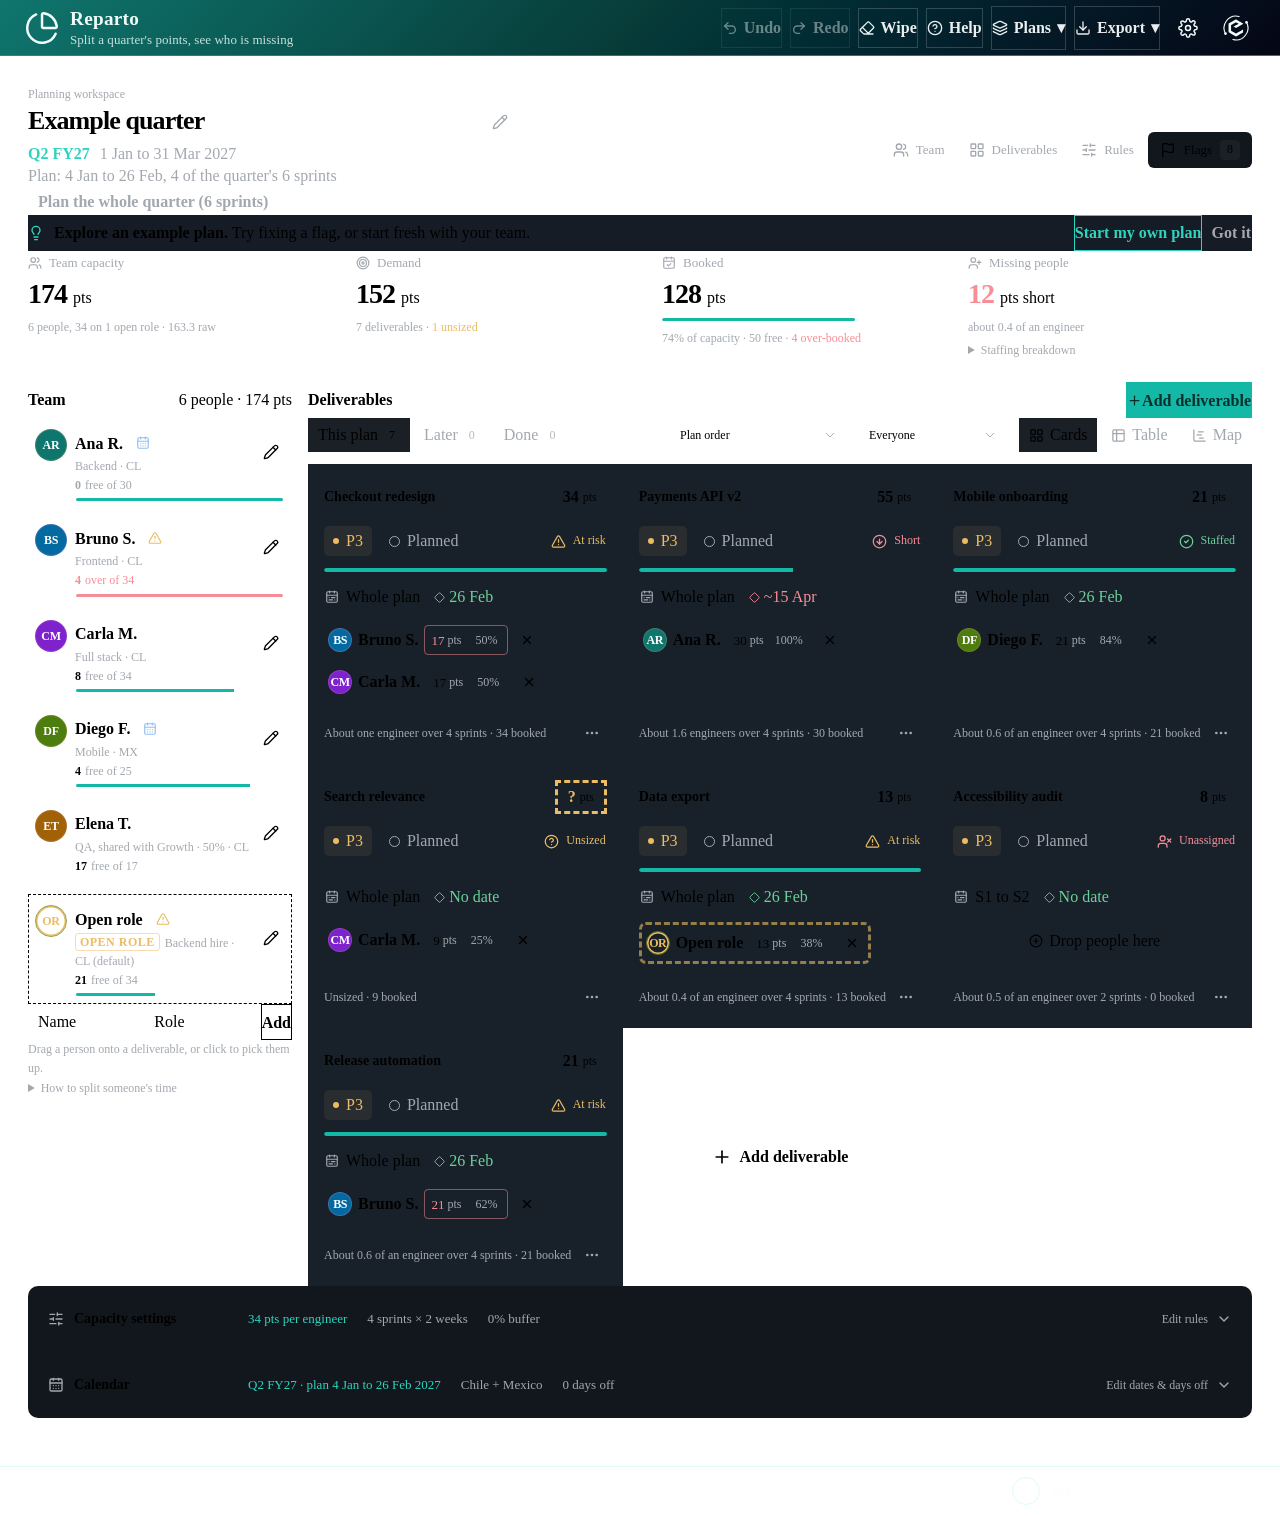
<file: index.html>
<!DOCTYPE html>
<html lang="en">
<head>
  <meta charset="UTF-8">
  <meta name="viewport" content="width=device-width, initial-scale=1.0">
  <link rel="icon" type="image/svg+xml" href="/favicon.svg">
  <link rel="icon" type="image/x-icon" href="/favicon.ico" sizes="16x16 32x32 48x48">
  <link rel="apple-touch-icon" sizes="180x180" href="/apple-touch-icon.png">
  <meta name="apple-mobile-web-app-title" content="Reparto">
  <link rel="manifest" href="/site.webmanifest">
  <meta name="neo-mark" content="on">
  <title>Reparto | Sprint Capacity Planner</title>
  <meta name="description" content="Drag people onto deliverables, size the work on the Fibonacci scale, and see who is missing before the quarter starts. Runs in your browser">
  <meta property="og:title" content="Reparto | Sprint Capacity Planner">
  <meta property="og:description" content="Split a quarter of story points across people and deliverables, and flag every gap before planning day">
  <meta property="og:type" content="website">
  <meta property="og:url" content="https://reparto.neorgon.com/">
  <meta property="og:site_name" content="Neorgon">
  <meta name="twitter:card" content="summary_large_image">
  <meta name="twitter:title" content="Reparto | Sprint Capacity Planner">
  <meta name="twitter:description" content="Split a quarter of story points across people and deliverables, and flag every gap before planning day">
  <meta name="robots" content="index, follow">
  <link rel="canonical" href="https://reparto.neorgon.com/">
  <meta property="og:locale" content="en_US">
  <meta name="theme-color" content="#040714">
  <meta property="og:image" content="https://reparto.neorgon.com/og-preview.jpg">
  <meta property="og:image:width" content="1200">
  <meta property="og:image:height" content="630">
  <meta property="og:image:alt" content="Reparto: split a quarter's points, see who is missing">
  <meta name="twitter:image" content="https://reparto.neorgon.com/og-preview.jpg">
  <!-- Fleet design tokens: canonical, do not redeclare locally (docs/references/new-project-context.md, Design) -->
  <link rel="stylesheet" href="https://cdn.neorgon.org/v1.0.0/styles/base.css">
  <link rel="stylesheet" href="css/style.css">
  <link rel="stylesheet" href="css/app.css">
  <!-- Neorgon Workspace Kit (vendored): the Settings sheet behind the header gear and the , key. -->
  <link rel="stylesheet" href="css/neorgon-workspace.css">
  <!-- Neorgon Header Kit (vendored; ?header=live swaps CSS to CDN). Keep after style.css, the kit owns the header. -->
  <!-- A team coming back from the Workspace page (#neo-ws=...) leaves the address before the Header Kit
       starts analytics, so no beacon reads it; js/workspace-ui.js hands it to the Workspace client. -->
  <script>(function(){try{var h=location.hash;if(/^#neo-ws=/.test(h)){window.__neoWsAnswer=h;history.replaceState(history.state,'',location.pathname+location.search)}}catch(e){}})();</script>
  <script>(function(){var m=location.search.match(/[?&]theme=([\w-]+)/)||document.cookie.match(/(?:^|;\s*)neo_theme=([\w-]+)/);if(m&&m[1]!=='default')document.documentElement.dataset.theme=decodeURIComponent(m[1]);})();</script>
  <link rel="stylesheet" href="css/neorgon-header.css">
  <link rel="stylesheet" href="css/neorgon-themes.css">
  <link rel="stylesheet" href="https://cdn.neorgon.org/v1.0.0/header/season.css">
  <script defer src="js/neorgon-header.js"></script>
  <!-- Neorgon Footer Kit (vendored). Pins the footer to the viewport floor on short
       pages and builds the meta bar + back-to-top. See packages/neorgon-ui/footer/README.md.
       Optional stamps: <meta name="neo-repo"|"neo-version"|"neo-updated"> -->
  <meta name="neo-repo" content="energon-a-secas/reparto-site">
  <link rel="stylesheet" href="css/neorgon-footer.css">
  <script defer src="js/neorgon-footer.js"></script>
  <!-- Neorgon Beacon Kit (vendored). Report-an-issue ladybug in the footer bar: it
       carries page context to balise.neorgon.com in a URL fragment and the
       visitor writes there. No form on this page and no request from it.
       Opt out per page with <meta name="beacon" content="off">.
       See packages/neorgon-ui/beacon/README.md. -->
  <meta name="beacon-site" content="reparto-site">
  <link rel="stylesheet" href="css/neorgon-beacon.css">
  <script defer src="js/neorgon-beacon.js"></script>
  <script type="application/ld+json">
  {
    "@context": "https://schema.org",
    "@type": "WebApplication",
    "name": "Reparto",
    "description": "Sprint capacity planner: drag people onto deliverables, size work on the Fibonacci scale, and flag missing estimates, missing people and over-booked engineers",
    "url": "https://reparto.neorgon.com/",
    "applicationCategory": "BusinessApplication",
    "operatingSystem": "Any",
    "offers": { "@type": "Offer", "price": "0", "priceCurrency": "USD" },
    "author": { "@type": "Organization", "name": "Neorgon", "url": "https://neorgon.com/" }
  }
  </script>
</head>
<body>

  <a class="skip-link" href="#main">Skip to content</a>

  <header class="header-bar" data-header-mode="app" data-header-skin="custom">
    <div class="header-logo">
      <a href="./" class="header-title-link">
        <img src="https://cdn.neorgon.org/v1.0.0/energon-classic-logo.png" class="header-logo-img" alt="">
        <div class="header-title-wrap">
          <h1>Reparto</h1>
          <div class="header-subtitle">Split a quarter's points, see who is missing</div>
        </div>
      </a>
    </div>

    <div class="header-right">
      <div class="header-actions">
        <button type="button" class="nav-link" id="undoBtn" data-action="undo" aria-label="Undo" title="Undo (Ctrl+Z)" disabled><span data-icon="undo-2"></span><span class="planner-action-label">Undo</span></button>
        <button type="button" class="nav-link" id="redoBtn" data-action="redo" aria-label="Redo" title="Redo (Ctrl+Shift+Z)" disabled><span data-icon="redo-2"></span><span class="planner-action-label">Redo</span></button>
        <button type="button" class="nav-link" id="wipeBtn" data-action="wipe" aria-label="Wipe" title="Empty this plan: its people, deliverables and days off"><span data-icon="eraser"></span><span class="planner-action-label">Wipe</span></button>
        <button type="button" class="nav-link" data-action="help" aria-label="Help" title="How the numbers work"><span data-icon="circle-help"></span><span class="planner-action-label">Help</span></button>
        <!-- Every label sits in its own <span>: the header kit squares off a
             button whose only element child is an <svg> as icon-only.
             The two menus stay in the header on phones (data-keep-mobile): a
             dropdown inside the kit's overflow panel is clipped by the panel's
             own scroll box. Each closes only itself (js/events.js setupMenu). -->
        <div class="menu-wrap" data-keep-mobile>
          <button type="button" class="nav-link" id="plansBtn" aria-haspopup="menu" aria-expanded="false" aria-controls="plansMenu" aria-label="Plans"><span data-icon="layers"></span><span class="nav-label">Plans</span> ▾</button>
          <div class="header-menu menu--plans" id="plansMenu" role="menu" aria-label="Plans">
            <div role="group" aria-label="Your plans" id="planList"></div>
            <div role="group" aria-label="Add a plan">
              <button type="button" role="menuitem" data-action="blank"><span data-icon="plus"></span>New blank plan</button>
              <button type="button" role="menuitem" data-action="duplicate"><span data-icon="copy"></span>Duplicate this plan</button>
              <button type="button" role="menuitem" data-action="example"><span data-icon="lightbulb"></span>Open the example</button>
              <button type="button" role="menuitem" data-action="import"><span data-icon="file-up"></span>Import a plan file (JSON)…</button>
              <button type="button" role="menuitem" data-action="previous" id="previousItem" hidden><span data-icon="history"></span>Restore a deleted plan…</button>
            </div>
            <div role="group" aria-label="This plan">
              <button type="button" role="menuitem" data-action="delete-plan" class="menu-danger"><span data-icon="trash-2"></span>Delete this plan…</button>
            </div>
          </div>
        </div>
        <div class="menu-wrap" data-keep-mobile>
          <button type="button" class="nav-link" id="exportBtn" aria-haspopup="menu" aria-expanded="false" aria-controls="exportMenu" aria-label="Export"><span data-icon="download"></span><span class="nav-label">Export</span> ▾</button>
          <div class="header-menu" id="exportMenu" role="menu" aria-label="Export">
            <button type="button" role="menuitem" data-export="link"><span data-icon="link"></span>Copy share link</button>
            <button type="button" role="menuitem" data-action="export"><span data-icon="sheet"></span>Tables and flags (.xlsx, CSV)…</button>
            <button type="button" role="menuitem" data-export="md"><span data-icon="file-text"></span>Report (Markdown)</button>
            <button type="button" role="menuitem" data-export="json"><span data-icon="file-json"></span>Plan file (JSON)</button>
          </div>
        </div>
      </div>

      <a class="header-home" href="https://neorgon.com/" title="neorgon.com" aria-label="Neorgon home">
        <svg class="nh-hub-icon" viewBox="0 0 24 24" fill="none" xmlns="http://www.w3.org/2000/svg" aria-hidden="true">
          <path d="M12 4.4 18.58 8.2 18.58 15.8 12 19.6 5.42 15.8 5.42 8.2Z" fill="currentColor" stroke="none"/>
          <g class="nh-orbit">
            <path d="M2.47 17.50 A11.0 11.0 0 0 1 14.85 1.37" fill="none" stroke="currentColor" stroke-width="1.05" stroke-linecap="round"/>
            <path d="M21.53 6.50 A11.0 11.0 0 0 1 9.15 22.63" fill="none" stroke="currentColor" stroke-width="1.05" stroke-linecap="round"/>
            <circle cx="21.71" cy="6.84" r="1.25" fill="currentColor"/>
            <circle cx="2.29" cy="17.16" r="1.25" fill="currentColor"/>
          </g>
        </svg>
      </a>
    </div>
  </header>

  <main id="main">
    <div class="plan">

      <div class="plan-heading">
        <div class="plan-identity">
          <label class="plan-label" for="planTitle">Planning workspace</label>
          <label class="plan-name-wrap" for="planTitle">
            <input class="plan-title" id="planTitle" data-key="plan-title" aria-label="Plan name" maxlength="80" title="Rename this plan">
            <span data-icon="pencil"></span>
          </label>
          <p class="plan-quarter" id="planQuarterLabel" tabindex="-1"></p>
        </div>
        <nav class="workspace-nav" aria-label="Jump to a section">
          <a href="#roster"><span data-icon="users"></span>Team</a>
          <a href="#deliverables"><span data-icon="layout-grid"></span>Deliverables</a>
          <a href="#calc"><span data-icon="sliders-horizontal"></span>Rules</a>
          <button type="button" class="flags-trigger" id="flagsBtn" data-action="flags" data-key="flags-trigger" aria-haspopup="dialog" aria-controls="flagsModal"><span data-icon="flag"></span><span>Flags</span><span class="flags-trigger-count" id="flagsTotal"></span></button>
        </nav>
      </div>


      <div class="first-run" id="firstRun" role="note" hidden>
        <div class="first-run-copy"><span data-icon="lightbulb"></span><p><strong>Explore an example plan.</strong> Try fixing a flag, or start fresh with your team.</p></div>
        <div class="first-run-actions">
          <button type="button" class="btn btn--primary btn--sm" data-action="ws-team" id="firstRunTeam" hidden>New plan from my team</button>
          <button type="button" class="btn btn--primary btn--sm" data-action="blank">Start my own plan</button>
          <button type="button" class="btn btn--ghost btn--sm" data-action="dismiss-intro">Got it</button>
        </div>
      </div>

      <!-- The Workspace kit's team offer (ws.banner), shown while the plan has nobody yet. On the
           example the tip above carries the same offer as one button, so the work is not pushed down by two banners. -->
      <div class="ws-offer" id="wsOffer" hidden><div id="wsBanner" hidden></div></div>

      <section class="tiles" id="tiles" aria-label="Plan totals"></section>

      <div class="workspace">
        <!-- Roster and board share their own grid, so the sticky roster is bounded
             by the board and cannot slide over the flags when they stack below. -->
        <div class="workspace-main">
        <aside class="roster" id="roster" data-drop="roster" aria-labelledby="rosterTitle">
          <div class="panel-head">
            <h2 class="panel-title" id="rosterTitle">Team</h2>
            <span class="panel-count" id="rosterCount"></span>
          </div>
          <ul class="roster-list" id="rosterList"></ul>
          <form class="roster-add" id="personForm" autocomplete="off">
            <input class="field" id="personName" name="name" placeholder="Name" aria-label="New person's name" maxlength="120">
            <input class="field" id="personRole" name="role" placeholder="Role" aria-label="New person's role" maxlength="120">
            <button type="submit" class="btn btn--secondary btn--sm">Add</button>
          </form>
          <p class="panel-tip">Drag a person onto a deliverable, or click to pick them up.</p>
          <details class="team-help">
            <summary>How to split someone's time</summary>
            <p>Click a share's number to change its percentage. Use the pencil beside a person to edit their full split, load, or leave. Drop a share back onto the team to remove it.</p>
          </details>
        </aside>

        <section class="board" id="deliverables" aria-labelledby="boardTitle">
          <div class="board-head">
            <h2 class="board-title" id="boardTitle">Deliverables</h2>
            <button type="button" class="btn btn--primary btn--sm" id="addDelivBtn" data-action="add-deliverable">Add deliverable</button>
          </div>
          <div class="board-bar" id="boardBar"></div>
          <div class="board-filter-note" id="boardFilterNote" role="status" hidden></div>
          <div class="carry-bar" id="carryBar" role="status" hidden></div>
          <div class="board-grid" id="board"></div>
          <div class="table-wrap" id="boardTable" hidden></div>
          <div class="map-wrap" id="boardMap" hidden></div>
        </section>
        </div>
      </div>

      <!-- The plan's configuration sits below the work: the summaries above stay one click away (Jump to: Settings). -->
      <section class="calc" id="calc" aria-labelledby="calcTitle">
        <details class="capacity-rules" id="capacityRules">
          <summary class="capacity-summary">
            <span class="capacity-heading"><span data-icon="sliders-horizontal"></span><span id="calcTitle">Capacity settings</span></span>
            <span class="capacity-overview" id="capacityOverview"></span>
            <span class="disclosure-label"><span class="disclosure-closed">Edit rules</span><span class="disclosure-open">Hide rules</span><span data-icon="chevron-down"></span></span>
          </summary>
          <div class="rules-editor" id="calcChain"></div>
          <p class="calc-lead" id="calcLead"></p>
          <span class="sr-only" id="capacityUpdate" role="status" aria-atomic="true"></span>
        </details>
        <!-- The calendar: the controls and the add form are static so a half-typed
             date survives a repaint; js/render-calendar.js fills the rest. -->
        <details class="cal" id="cal">
          <summary class="capacity-summary cal-summary">
            <span class="capacity-heading"><span data-icon="calendar-days"></span><span>Calendar</span></span>
            <span class="capacity-overview" id="calSummary"></span>
            <span class="disclosure-label"><span class="disclosure-closed">Edit dates &amp; days off</span><span class="disclosure-open">Hide calendar</span><span data-icon="chevron-down"></span></span>
          </summary>
          <div class="calendar-editor">
          <div class="cal-controls">
            <div class="calendar-period">
              <h2 class="editor-heading">Plan dates</h2>
              <div class="period-fields">
                <label class="cal-field">Quarter
                  <select class="field field--quarter" id="planQuarter" aria-describedby="calRange"></select>
                </label>
                <label class="cal-field">First day of the plan
                  <input type="date" class="field field--date" id="startDate" data-setting="startDate" required>
                </label>
                <label class="cal-field">Fiscal year starts in
                  <select class="field field--fiscal" id="fiscalStart" data-setting="fiscalStart"></select>
                </label>
              </div>
              <p class="cal-range" id="calRange"></p>
            </div>
            <div class="cal-field cal-field--countries">
              <h2 class="editor-heading" id="countriesLabel">Public holidays</h2><p class="editor-hint">Choose the countries your team works in.</p>
              <div class="country-picks" id="countryPicks" role="group" aria-labelledby="countriesLabel"></div>
              <div class="country-more">
                <select class="field field--country" id="addCountry" aria-label="Add another country"></select>
                <label class="country-default" id="defaultWrap" hidden>Default holiday calendar
                  <select class="field field--country" id="defaultCountry"></select>
                </label>
              </div>
            </div>
          </div>
          <h2 class="editor-heading">Sprint schedule</h2>
          <ol class="sprint-strip" id="sprintStrip" aria-label="Sprint dates"></ol>
          <p class="cal-note" id="calNote"></p>
          <div class="cal-days">
            <h2 class="editor-heading">Holidays &amp; team days off</h2>
            <p class="cal-days-head" id="calDaysHead"></p>
            <ul class="day-chips" id="dayChips"></ul>
            <form class="day-add" id="dayOffForm" autocomplete="off">
              <label class="cal-field">Date<input type="date" class="field field--date" name="date" aria-label="Team day off date" required></label>
              <label class="cal-field">Reason<input class="field" name="label" placeholder="Offsite, shutdown…" aria-label="Team day off reason" maxlength="60"></label>
              <label class="cal-field" id="dayOffCountryWrap">Applies to<select class="field field--who" name="country" aria-label="Who gets the day off"><option value="">Everyone</option></select></label>
              <button type="submit" class="btn btn--secondary btn--sm">Add team day off</button>
            </form>
          </div>
          </div>
        </details>
      </section>
    </div>
  </main>

  <!-- Anchored popover for the estimate and share pickers (built by js/popover.js). -->
  <div class="pop" id="pop" role="dialog" aria-modal="false" hidden></div>

  <!-- Flags and item details are shown only when requested. -->
  <div class="modal" id="flagsModal" hidden>
    <div class="modal__backdrop" data-modal-close tabindex="-1" aria-hidden="true"></div>
    <div class="modal__dialog flags-dialog" role="dialog" aria-modal="true" aria-labelledby="flagsTitle" tabindex="-1">
      <div class="modal__header">
        <div><p class="dialog-eyebrow" id="flagsEyebrow">Plan review</p><h2 id="flagsTitle">Flags</h2></div>
        <button type="button" class="btn btn--ghost btn--icon" data-modal-close aria-label="Close flags"><span data-icon="x"></span></button>
      </div>
      <div class="modal__body flags-body">
        <div id="flagsContext"></div>
        <div class="flags-toolbar"><span class="panel-count" id="flagCount" role="status"></span><button type="button" class="panel-link" id="allFlagsBtn" data-action="flags" hidden>All plan flags</button></div>
        <div class="flag-filters" id="flagFilters" role="group" aria-label="Filter flags"></div>
        <ol class="flag-list" id="flagList"></ol>
        <button type="button" class="flag-more" id="flagMore" data-action="toggle-info" hidden></button>
      </div>
      <div class="modal__footer"><button type="button" class="btn btn--secondary btn--sm" data-action="export" data-table="flags"><span data-icon="download"></span>Export flags</button><button type="button" class="btn btn--primary btn--sm" data-modal-close>Done</button></div>
    </div>
  </div>

  <div class="hover-tip" id="hoverTip" role="tooltip" hidden></div>

  <!-- Person editor -->
  <div class="modal" id="personModal" hidden>
    <div class="modal__backdrop" data-modal-close tabindex="-1" aria-hidden="true"></div>
    <div class="modal__dialog" role="dialog" aria-modal="true" aria-labelledby="personModalTitle" tabindex="-1">
      <header class="modal__header">
        <h2 id="personModalTitle">Edit person</h2>
        <button type="button" class="btn btn--ghost btn--icon" data-modal-close aria-label="Close dialog">
          <svg width="20" height="20" viewBox="0 0 24 24" fill="none" stroke="currentColor" stroke-width="2" aria-hidden="true"><path d="M18 6L6 18M6 6l12 12"/></svg>
        </button>
      </header>
      <form class="modal__body person-form" id="personEdit" autocomplete="off">
        <label class="lbl">Name <input class="field" name="name" maxlength="120"></label>
        <label class="lbl">Role <input class="field" name="role" maxlength="120"></label>
        <fieldset class="dist">
          <legend class="lbl">How their capacity is split</legend>
          <ul class="dist-list" id="distList"></ul>
          <div class="dist-total" id="distTotal"></div>
          <div class="dist-actions">
            <select class="field" id="distAdd" aria-label="Add them to a deliverable"></select>
            <button type="button" class="btn btn--ghost btn--sm" data-dist="even">Split evenly</button>
          </div>
        </fieldset>
        <div class="form-row">
          <label class="lbl">Load on this team
            <select class="field" name="load">
              <option value="100">100%</option><option value="80">80%</option><option value="75">75%</option>
              <option value="60">60%</option><option value="50">50%</option><option value="40">40%</option>
              <option value="25">25%</option><option value="20">20%</option>
            </select>
          </label>
          <label class="lbl">Sprints away
            <select class="field" name="sprintsOff"></select>
          </label>
        </div>
        <label class="lbl">Public holidays
          <select class="field" name="country"></select>
        </label>
        <fieldset class="vac">
          <legend class="lbl">Vacations and leave</legend>
          <ul class="vac-list" id="vacList"></ul>
          <button type="button" class="btn btn--ghost btn--sm" data-action="add-vacation">Add a vacation</button>
        </fieldset>
        <label class="check"><input type="checkbox" name="open"> Open role: counted in capacity, flagged until hired</label>
        <p class="form-note" id="personCapNote"></p>
        <p class="form-note warn-text" id="personLeaveWarn" hidden>Both sprints away and vacation dates take time out. If they are the same leave, keep only one.</p>
      </form>
      <footer class="modal__footer">
        <button type="button" class="btn btn--ghost btn--sm btn--quiet-danger modal__left" data-action="remove-person">Remove from team</button>
        <button type="button" class="btn btn--ghost" data-modal-close>Cancel</button>
        <button type="submit" class="btn btn--primary" form="personEdit">Save</button>
      </footer>
    </div>
  </div>

  <!-- Export: pick a table, see it, take it out as a spreadsheet, CSV, a paste or Markdown -->
  <div class="modal" id="exportModal" hidden>
    <div class="modal__backdrop" data-modal-close tabindex="-1" aria-hidden="true"></div>
    <div class="modal__dialog modal__dialog--wide export-dialog" role="dialog" aria-modal="true" aria-labelledby="exportTitle" tabindex="-1">
      <header class="modal__header">
        <h2 id="exportTitle">Export</h2>
        <button type="button" class="btn btn--ghost btn--icon" data-modal-close aria-label="Close dialog">
          <svg width="20" height="20" viewBox="0 0 24 24" fill="none" stroke="currentColor" stroke-width="2" aria-hidden="true"><path d="M18 6L6 18M6 6l12 12"/></svg>
        </button>
      </header>
      <div class="modal__body export-body">
        <div class="seg" id="exportTables" role="radiogroup" aria-label="Table"></div>
        <p class="export-hint" id="exportHint"></p>
        <div class="export-preview" id="exportPreview" tabindex="0" aria-label="Preview of the table"></div>
        <p class="form-note">The spreadsheet holds every table on its own sheet, plus a Settings sheet with the numbers behind them. CSV and the copy buttons take the table shown above.</p>
      </div>
      <footer class="modal__footer export-actions">
        <button type="button" class="btn btn--primary" data-export="xlsx">Download spreadsheet (.xlsx)</button>
        <button type="button" class="btn btn--secondary" data-export="csv">Download CSV</button>
        <button type="button" class="btn btn--secondary" data-export="tsv">Copy for Sheets or Excel</button>
        <button type="button" class="btn btn--ghost" data-export="md-table">Copy as Markdown</button>
        <span class="export-whole">Whole plan:
          <button type="button" class="btn btn--ghost btn--sm" data-export="md">Report (Markdown)</button>
          <button type="button" class="btn btn--ghost btn--sm" data-export="json">JSON</button>
        </span>
      </footer>
    </div>
  </div>

  <!-- Plans deleted or wiped in this browser, kept to restore -->
  <div class="modal" id="previousModal" hidden>
    <div class="modal__backdrop" data-modal-close tabindex="-1" aria-hidden="true"></div>
    <div class="modal__dialog" role="dialog" aria-modal="true" aria-labelledby="previousTitle" tabindex="-1">
      <header class="modal__header">
        <h2 id="previousTitle">Restore a deleted plan</h2>
        <button type="button" class="btn btn--ghost btn--icon" data-modal-close aria-label="Close dialog">
          <svg width="20" height="20" viewBox="0 0 24 24" fill="none" stroke="currentColor" stroke-width="2" aria-hidden="true"><path d="M18 6L6 18M6 6l12 12"/></svg>
        </button>
      </header>
      <div class="modal__body">
        <p class="form-note">Plans you deleted or wiped in this browser, newest first. Restoring one opens it as a plan of its own; nothing is replaced.</p>
        <ul class="previous-list" id="previousList"></ul>
      </div>
    </div>
  </div>

  <!-- Confirm: wipe a plan, delete a plan (js/confirm.js fills it) -->
  <div class="modal" id="confirmModal" hidden>
    <div class="modal__backdrop" data-modal-close tabindex="-1" aria-hidden="true"></div>
    <div class="modal__dialog modal__dialog--narrow" role="alertdialog" aria-modal="true" aria-labelledby="confirmTitle" aria-describedby="confirmBody" tabindex="-1">
      <header class="modal__header">
        <h2 id="confirmTitle"></h2>
        <button type="button" class="btn btn--ghost btn--icon" data-modal-close aria-label="Close dialog">
          <svg width="20" height="20" viewBox="0 0 24 24" fill="none" stroke="currentColor" stroke-width="2" aria-hidden="true"><path d="M18 6L6 18M6 6l12 12"/></svg>
        </button>
      </header>
      <div class="modal__body confirm-body">
        <p class="form-note" id="confirmBody"></p>
        <label class="check" id="confirmCheckWrap" hidden><input type="checkbox" id="confirmCheck"> <span id="confirmCheckText"></span></label>
        <p class="form-note confirm-safe" id="confirmSafe"></p>
      </div>
      <footer class="modal__footer">
        <button type="button" class="btn btn--ghost" data-modal-close>Cancel</button>
        <button type="button" class="btn btn--danger" id="confirmOk"></button>
      </footer>
    </div>
  </div>

  <!-- How the numbers work -->
  <div class="modal" id="helpModal" hidden>
    <div class="modal__backdrop" data-modal-close tabindex="-1" aria-hidden="true"></div>
    <div class="modal__dialog modal__dialog--wide" role="dialog" aria-modal="true" aria-labelledby="helpModalTitle" tabindex="-1">
      <header class="modal__header">
        <h2 id="helpModalTitle">How the numbers work</h2>
        <button type="button" class="btn btn--ghost btn--icon" data-modal-close aria-label="Close dialog">
          <svg width="20" height="20" viewBox="0 0 24 24" fill="none" stroke="currentColor" stroke-width="2" aria-hidden="true"><path d="M18 6L6 18M6 6l12 12"/></svg>
        </button>
      </header>
      <div class="modal__body help">
        <p><strong>A story point is one focus day.</strong> A week has five working days; with the meeting day on, one of them goes to ceremonies and does not count, so a week holds four points and a two-week sprint holds eight.</p>
        <p><strong>A plan is a number of sprints, laid on a quarter.</strong> A quarter holds six two-week sprints; when two months of it go to planned work, the plan is four. One engineer's plan is points a sprint times sprints: 8 × 4 = 32. Pick the quarter under Calendar; quarters follow your fiscal year (with an October start, October to December 2026 is Q1 FY27).</p>
        <p><strong>A deliverable can take less than the whole plan.</strong> Click the sprints on a card (or drag its bar on the Map) to run it over, say, S1 to S2. A share is then a percentage of the person's time in those sprints. By default the estimate scales with the sprints (21 over four sprints is 13 over two) and each person keeps their share of their time; you can instead keep the estimate and each person's points, so fewer sprints ask for a bigger share of their time there. Someone on two deliverables in the same sprints can be over-booked in those sprints even when the quarter adds up; the flags say which.</p>
        <p><strong>Every deliverable has a landing date:</strong> the day its people's points add up to its estimate, counting only the days they work. Short of that, it keeps the same pace past its sprints (and past the plan, on the Map) and says so. The Map shows the whole quarter in two tables. In People, each row is that person's schedule: a vacation, a holiday or a team day off replaces the bar on its days, and each sprint shows the points they have there (drag across a row to add a vacation; on a phone, tap the first day, then the last). In Deliverables, each bar runs over its sprints (drag it, or an end) with a diamond where it lands.</p>
        <p><strong>One full-time engineer lands on the Fibonacci scale</strong>, the same scale the work is sized on: 32 becomes 34, and 48 becomes 55. Everyone else is their own capacity scaled by that same factor, so a vacation day or a load step moves them a little instead of jumping them from 34 to 21. Pick <em>Fibonacci below</em> for a safer plan (32 becomes 21). The raw number is always shown next to the planned one.</p>
        <p><strong>Load and sprints away</strong> scale one person: half-time on this team over four sprints is 16 raw, 17 planned. <strong>Buffer</strong> comes off after rounding and holds back a percentage of everyone's capacity for support and unplanned work: 10% of 34 leaves 31 bookable.</p>
        <p><strong>The calendar takes days out.</strong> Sprints start on the date you pick. Public holidays come from the country you choose for the team (anyone can have their own), team days off apply to everyone or only to one country's people when you limit them to it, and vacations belong to one person. A day off only costs a focus day when it lands on a working day, and a week someone spends entirely away costs no meeting day either.</p>
        <p><strong>A share is a percentage of what someone has for this plan</strong>, after load, days off and buffer, and its points follow that capacity: 50% of an engineer planned at 34 is 17 points, and if a vacation brings them to 30 it becomes 15 without anyone touching it. A person can hold shares on as many deliverables as you like, and a deliverable can have as many people. Dropping someone on a card gives it what they have free, up to what it still needs; someone already fully booked still gets one sprint's worth, and the over-booking flag says so. Click the number on a share to set a percentage, or a number of points kept as the matching percentage; the pencil on their row shows and edits their whole split.</p>
        <p><strong>Plans, Later and Done.</strong> Every plan lives in this browser under <em>Plans</em>: a share link, an import or the example opens as a plan of its own, so nothing replaces yours. A deliverable you move to <em>Later</em> (a future plan) or <em>Done</em> (shipped) keeps its people but stops counting; move it back and its shares return as they were. <em>Wipe</em> empties the open plan, and Ctrl+Z brings it back.</p>
        <h3>Keys</h3>
        <ul class="keys">
          <li><kbd>Enter</kbd> on a person or a share picks it up; <kbd>Enter</kbd> on a deliverable drops it there; <kbd>Esc</kbd> puts it back</li>
          <li><kbd>Ctrl</kbd> <kbd>Z</kbd> undo, <kbd>Ctrl</kbd> <kbd>Shift</kbd> <kbd>Z</kbd> redo</li>
        </ul>
      </div>
    </div>
  </div>

  <input type="file" id="importFile" accept="application/json,.json" hidden>

  <footer class="neo-footer" data-footer-mode="app">
    Your plan stays in this browser; a share link carries it in the URL itself. Public holidays from <a href="https://github.com/commenthol/date-holidays" rel="noopener">date-holidays</a> (CC BY 3.0).
  </footer>

  <script type="module" src="js/app.js"></script>
</body>
</html>
</file>
<file: css/style.css>
/* ── Reset & base ──────────────────────────────────────────── */
*, *::before, *::after { margin: 0; padding: 0; box-sizing: border-box; }

/*
 * ── Design tokens ─────────────────────────────────────────────
 *
 * Canonical tokens (colors, font, type scale, spacing, radii) come from the CDN:
 *   https://cdn.neorgon.org/v1.0.0/styles/base.css   (linked in index.html)
 * Do NOT redeclare them here: a local copy is how the fleet drifted. The block
 * below holds only what base.css does not define, plus the per-site accent.
 *
 * Motion: base.css still ships --ease-snap (bounce) for legacy sites, but it is
 * deprecated for new work (impeccable law: ease-out exponential, no bounce).
 * Use --ease-out below.
 */

:root {
  /* Per-site identity: set to this site's hub card accent (the accent table in .claude/HUB_REGISTRY.md) */
  --accent: #14b8a6;          /* Teal-500, the hub card accent */
  --accent-bright: #2dd4bf;   /* Teal-400, one shade lighter */
  --accent-ink: #042f2c;      /* Teal-950: text on an accent fill */
  --neo-ws-accent: var(--accent-bright);   /* the Workspace sheet's accent follows the teal */

  /* Site extras base.css does not define */
  --surface-toast: #1a1730;
  --danger: #e11d48;
  --danger-hover: #f43f5e;
  --ease-out: cubic-bezier(0.22, 1, 0.36, 1);
  --control-height: 44px;
  --control-height-sm: 36px;
  --shadow-card: 0 12px 28px rgba(15, 23, 42, 0.5);
  --shadow-modal: 0 24px 48px rgba(2, 6, 23, 0.58);
  --z-sticky-header: 200;
  --z-modal: 400;
  --z-toast: 500;

  /* Reparto: status inks (always paired with an icon and a word, never colour alone)
     and a solid surface for the popover, which floats over translucent cards. */
  --ok: oklch(78% 0.12 158);
  --warn: oklch(82% 0.12 82);
  --err: oklch(76% 0.13 15);
  --info: oklch(79% 0.09 250);
  --surface-solid: oklch(19% 0.016 260);
  --planner-surface: oklch(20% 0.014 260);
  --planner-raised: oklch(24% 0.014 260);
  --planner-muted: oklch(73% 0.012 260);
  --planner-font: var(--font);   /* one type family: the fleet's */
  --z-pop: 450;
}

/* Author display values (e.g. .section/.stack flex) would otherwise defeat the
   hidden attribute, so restore its authority once, globally. */
[hidden] { display: none !important; }

html { height: 100%; }
body {
  font-family: var(--font);
  background: var(--bg);
  min-height: 100%;
  color: var(--text-primary);
  display: flex; flex-direction: column;
}

body.modal-open {
  overflow: hidden;
}

main#main {
  flex: 1;
  display: flex;
  flex-direction: column;
  min-height: 0;
  width: 100%;
}

/* ── Layout ────────────────────────────────────────────────── */
/*
 * GOTCHA: body { display:flex; flex-direction:column } + margin: 0 auto
 * on a child collapses its width, so always pair with width: 100%.
 *
 * GOTCHA: External images (YouTube ggpht, Gravatar, etc.) may block loading
 * when the Referer header points to localhost or an unknown origin. Fix:
 * 1. Add <meta name="referrer" content="no-referrer"> in <head> (global)
 * 2. Or add referrerpolicy="no-referrer" on each <img> tag
 */
.container {
  max-width: 900px;
  width: 100%;
  margin: 0 auto;
  padding: var(--space-6);
  flex: 1;
}

/* ── Side-rail shell (opt-in) ──────────────────────────────────
 * A desktop window is far wider than a comfortable line of text, so a single
 * centred column leaves two large empty gutters and still runs the prose to
 * 100+ characters. This puts the section nav in the left gutter and narrows
 * the reading column, without changing .container for sites that do not use it.
 *
 *   <div class="shell">
 *     <nav class="shell__rail" aria-label="Section"> … </nav>
 *     <div class="shell__main"> … </div>
 *   </div>
 *
 * Below 940px it collapses to one column and the rail becomes a scrollable
 * row, so the same markup works on a phone with no JavaScript involved. From
 * 1240px up, the spare width goes to the right margin only, so the reading
 * column walks onto the page's centre line instead of sitting right of it.
 */
.shell {
  width: 100%;
  max-width: 1240px;
  margin: 0 auto;
  padding: var(--space-6) var(--space-6) 64px;
  display: grid;
  grid-template-columns: minmax(0, 1fr);
  gap: var(--space-6);
  align-content: start;
  flex: 1;
}
/* A 1fr track is minmax(auto, 1fr): a wide child (a board, a table, a long
   code line) sets min-content and stretches the column past the viewport. */
.shell > * { min-width: 0; }

.shell__rail {
  display: flex;
  gap: var(--space-1);
  padding: 4px;
  background: var(--surface-1);
  border: 1px solid var(--border);
  border-radius: var(--radius);
  overflow-x: auto;
  scrollbar-width: none;
}
.shell__rail::-webkit-scrollbar { display: none; }

@media (min-width: 940px) {
  .shell {
    grid-template-columns: 208px minmax(0, 1fr);
    gap: var(--space-8);
    padding: var(--space-8) var(--space-8) 80px;
  }
  .shell__rail {
    position: sticky;
    top: 76px;          /* clears the app-mode header */
    flex-direction: column;
    align-items: stretch;
    gap: 2px;
    padding: var(--space-2);
    overflow: visible;
    align-self: start;
  }
}

/* The rail sits in the left gutter, but with only two tracks it does not stay
   there: the rail plus its gap add to main's left side and nothing balances
   them on the right, so main sits half that distance right of the page's centre
   line (120px at a 208px rail). A column that far off centre reads as a
   misalignment rather than as a nav beside it.
   The correction is to stop splitting the spare width between both margins and
   spend all of it on the right. Main then walks back onto the centre line as the
   window grows, reaching it at 1240 + 208 + 32 = 1480px, and it costs main no
   width at any point on the way: the shell widens, main does not move relative
   to the rail. Below 1240px the shell already fills the viewport, so there is no
   spare width to spend and any correction would come straight out of the
   reading column. That trade is not worth making. */
@media (min-width: 1240px) {
  .shell {
    --shell-nudge: calc(208px + var(--space-8));
    max-width: calc(1240px + var(--shell-nudge));
    padding-right: clamp(
      var(--space-8),
      calc(var(--space-8) + 100vw - 1240px),
      calc(var(--space-8) + var(--shell-nudge))
    );
  }
}

/* Vertical rhythm: use inside .container or nested regions */
.stack {
  display: flex;
  flex-direction: column;
  gap: var(--space-6);
}
.stack--tight { gap: var(--space-4); }
/* Major sections need a real break. At 32px a heading sits almost on top of
   the block above it and the page reads as one undifferentiated column. */
.stack--loose { gap: 56px; }

/* Page section: title row + body (replaces “card everything” for grouping) */
.section {
  display: flex;
  flex-direction: column;
  gap: var(--space-6);
}
.section__header {
  display: flex;
  flex-wrap: wrap;
  align-items: flex-end;
  justify-content: space-between;
  gap: var(--space-4);
}
.section__titles {
  display: flex;
  flex-direction: column;
  gap: var(--space-1);
  min-width: 0;
}
.section__title {
  font-size: var(--text-xl);
  font-weight: 600;
  letter-spacing: 0.02em;
  color: var(--text-primary);
}
.section__lead {
  font-size: var(--text-sm);
  color: var(--text-muted);
  line-height: 1.6;
  max-width: 64ch;   /* 65-75 characters is the readable measure */
}
.section__lead code {
  font-family: ui-monospace, SFMono-Regular, Menlo, Monaco, Consolas, "Liberation Mono", monospace;
  font-size: 0.92em;
  color: var(--text-secondary);
}
.stack > .card { margin-bottom: 0; }
.toolbar {
  display: flex;
  flex-wrap: wrap;
  align-items: center;
  gap: var(--space-2);
}

/* ── Header ────────────────────────────────────────────────────
 * Owned by the Neorgon Header Kit (css/neorgon-header.css, canonical
 * source: packages/neorgon-ui/header/). Do NOT style .header-bar,
 * .header-logo*, .header-title-link, .header-subtitle, .header-right,
 * .header-actions, or .header-home here. Sign-in UI belongs to the
 * Auth Kit (css/neorgon-auth.css), so write no .auth-* styles either.
 */
nav {
  display: flex;
  align-items: center;
  gap: var(--space-2);
}

/* ── Buttons (canonical) ─────────────────────────────────────
 * Use .btn + a variant. Alias: .nav-link = toolbar ghost.
 */
.btn {
  display: inline-flex;
  align-items: center;
  justify-content: center;
  gap: var(--space-2);
  min-height: var(--control-height);
  padding: 0 var(--space-4);
  border-radius: var(--radius-sm);
  font-family: inherit;
  font-size: var(--text-sm);
  font-weight: 600;
  line-height: 1.2;
  text-decoration: none;
  cursor: pointer;
  border: 1px solid transparent;
  background: transparent;
  color: var(--text-primary);
  transition:
    background-color var(--dur),
    color var(--dur),
    border-color var(--dur),
    box-shadow var(--dur),
    transform var(--dur-fast);
  -webkit-tap-highlight-color: transparent;
}
.btn:disabled,
.btn[aria-disabled="true"] {
  opacity: 0.45;
  cursor: not-allowed;
  pointer-events: none;
}
.btn--sm {
  min-height: var(--control-height-sm);
  padding: 0 var(--space-3);
  font-size: var(--text-xs);
}
.btn--block { width: 100%; }
.btn--icon {
  min-width: var(--control-height);
  padding: 0;
}
.btn--primary {
  background: var(--accent);
  color: #fff;
  border-color: transparent;
}
.btn--primary:hover { background: var(--accent-bright); }
.btn--secondary {
  background: var(--surface-2);
  color: var(--text-primary);
  border-color: var(--border-strong);
}
.btn--secondary:hover {
  background: rgba(255, 255, 255, 0.1);
}
.btn--ghost {
  background: transparent;
  color: rgba(255,255,255,0.92);
  border-color: rgba(255,255,255,0.18);
}
.btn--ghost:hover {
  background: rgba(255,255,255,0.1);
  color: #fff;
}
.btn--danger {
  background: var(--danger);
  color: #fff;
  border-color: transparent;
}
.btn--danger:hover { background: var(--danger-hover); }

/* Toolbar ghost (header nav): same as .btn.btn--ghost.btn--sm */
.nav-link {
  display: inline-flex;
  align-items: center;
  justify-content: center;
  min-height: var(--control-height);
  padding: 0 var(--space-3);
  border: 1px solid rgba(255,255,255,0.18);
  border-radius: var(--radius-sm);
  background: transparent;
  color: rgba(255,255,255,0.92);
  cursor: pointer;
  font-family: inherit;
  font-size: var(--text-sm);
  font-weight: 600;
  transition: background-color var(--dur), color var(--dur), border-color var(--dur);
}
.nav-link:hover {
  background: rgba(255,255,255,0.1);
  color: #fff;
}
.nav-link:disabled {
  opacity: 0.45;
  cursor: not-allowed;
  background: transparent;
}

/* ── Sheet (inline panel under header), not a modal ──────────
 * Use for filters and compact forms. No backdrop; page scrolls.
 * For blocking overlays use .modal below. Sign-in is neither: the Auth Kit
 * (packages/neorgon-ui/auth/) owns its own dialog.
 */
.sheet {
  background: rgba(255,255,255,0.02);
  border-bottom: 1px solid var(--border-subtle);
  max-height: 0;
  overflow: hidden;
  transition: max-height 0.3s ease-out;
}
.sheet.open { max-height: 300px; }
.sheet__inner {
  padding: var(--space-6);
  max-width: 400px;
  margin: 0 auto;
}

/* ── Modal (blocking overlay) ──────────────────────────────── */
.modal[hidden] {
  display: none !important;
}
.modal {
  position: fixed;
  inset: 0;
  z-index: var(--z-modal);
  display: flex;
  align-items: center;
  justify-content: center;
  padding: var(--space-4);
}
.modal__backdrop {
  position: absolute;
  inset: 0;
  background: rgba(2, 4, 12, 0.85);
  -webkit-backdrop-filter: blur(10px); /* Safari still needs the prefix */
  backdrop-filter: blur(10px);
}
.modal__dialog {
  position: relative;
  z-index: 1;
  display: flex;
  flex-direction: column;
  width: min(100%, 520px);
  max-height: min(90vh, 680px);
  overflow: hidden;
  background: var(--surface-1);
  border: 1px solid var(--border-strong);
  border-radius: var(--radius-lg);
  box-shadow: var(--shadow-modal);
}
/* For modals holding option grids or editors: narrow dialogs cramp them */
.modal__dialog--wide {
  width: min(100%, 760px);
}
.modal__header {
  display: flex;
  align-items: center;
  justify-content: space-between;
  gap: var(--space-4);
  padding: var(--space-4) var(--space-6);
  border-bottom: 1px solid var(--border-subtle);
}
.modal__header h2 {
  font-size: var(--text-lg);
  font-weight: 600;
  color: var(--text-primary);
}
.modal__body {
  padding: var(--space-6);
  overflow: auto;
  font-size: var(--text-sm);
  color: var(--text-secondary);
  line-height: 1.55;
}
.modal__body code {
  font-family: ui-monospace, SFMono-Regular, Menlo, Monaco, Consolas, "Liberation Mono", monospace;
  font-size: 0.9em;
  color: var(--text-primary);
}
.modal__footer {
  display: flex;
  flex-wrap: wrap;
  justify-content: flex-end;
  gap: var(--space-2);
  padding: var(--space-4) var(--space-6);
  border-top: 1px solid var(--border-subtle);
}

/* ── Card ──────────────────────────────────────────────────── */
/*
 * GOTCHA: backdrop-filter creates a stacking context, so dropdowns inside
 * a card can be clipped by a later card's stacking context. Fix by adding
 * position: relative; z-index: 10 to the card that owns the open dropdown.
 *
 * Default: static surface (no hover lift, avoids generic “dashboard demo”).
 * Use .card--interactive for raised hover + entrance motion.
 *
 * GOTCHA: a <button> or <a> used AS a card does not inherit body text color,
 * buttons default to canvas text (near-black), rendering invisible on the dark
 * bg. When a card is an interactive element, set color: var(--text-primary)
 * and font-family: var(--font) explicitly on it.
 */
.card {
  background: var(--surface-1);
  border: 1px solid var(--border);
  border-radius: var(--radius-lg);
  padding: var(--space-6);
  margin-bottom: var(--space-6);
  backdrop-filter: blur(10px);
  transition: border-color var(--dur), box-shadow var(--dur);
}
.card:hover {
  border-color: var(--border-strong);
  box-shadow: 0 8px 20px rgba(15, 23, 42, 0.45);
}
.card--interactive {
  transition:
    transform var(--dur) ease-out,
    box-shadow var(--dur) ease-out,
    border-color var(--dur);
  animation: fadeIn 0.35s ease-out both;
}
.card--interactive:hover {
  transform: translateY(-3px);
  box-shadow: var(--shadow-card);
  border-color: var(--border-strong);
}
.card--enter {
  animation: fadeIn 0.35s ease-out both;
}
.card--flat:hover {
  box-shadow: none;
}
/* Card with an action row, in an equal-height grid: pin the toolbar to the
   bottom so buttons align across cards whose text wraps differently. */
.card--actions {
  display: flex;
  flex-direction: column;
}
.card--actions > .toolbar:last-child {
  margin-top: auto;
}

/* ── Button press feedback ─────────────────────────────────── */
button:active,
.btn:active,
.nav-link:active {
  transform: scale(0.98);
  transition-duration: var(--dur-fast);
}

@keyframes fadeIn {
  from { opacity: 0; transform: translateY(6px); }
  to   { opacity: 1; transform: translateY(0); }
}

/* ── Skeleton loading ──────────────────────────────────────── */
@keyframes shimmer { to { background-position: -200% 0; } }
.skeleton {
  background: linear-gradient(90deg, var(--surface-1) 25%, var(--surface-2) 50%, var(--surface-1) 75%);
  background-size: 200% 100%;
  animation: shimmer 1.5s ease-in-out infinite;
  border-radius: var(--radius);
}

/* ── Toast ─────────────────────────────────────────────────── */
.toast {
  position: fixed;
  bottom: var(--space-6);
  right: var(--space-6);
  z-index: var(--z-toast);
  max-width: min(360px, calc(100vw - var(--space-8)));
  background: var(--surface-toast);
  border: 1px solid var(--border);
  border-radius: var(--radius);
  padding: var(--space-3) var(--space-4);
  font-size: var(--text-sm);
  color: var(--text-primary);
  box-shadow: var(--shadow-card);
  pointer-events: none;
  transform: translateY(8px);
  opacity: 0;
  transition: opacity 0.2s ease-out, transform 0.2s ease-out;
}
.toast.visible {
  opacity: 1;
  transform: translateY(0);
}

/* ── Footer ────────────────────────────────────────────────────
   Owned by the Neorgon Footer Kit (css/neorgon-footer.css).
   Don't add .neo-footer rules here. Edit packages/neorgon-ui/footer/
   and re-run sync-footer.sh. */

/* ── Focus styles ──────────────────────────────────────────── */
:focus-visible {
  outline: 2px solid var(--accent-bright);
  outline-offset: 2px;
}

/* ── Skip link ─────────────────────────────────────────────── */
.skip-link {
  position: absolute;
  top: -100%;
  left: var(--space-4);
  z-index: 1000;
  padding: var(--space-2) var(--space-4);
  background: var(--accent-bright);
  color: #000;
  font-weight: 600;
  font-size: var(--text-sm);
  border-radius: 0 0 var(--radius-sm) var(--radius-sm);
  text-decoration: none;
  transition: top var(--dur);
}
.skip-link:focus { top: 0; }

/* ── Reduced motion ────────────────────────────────────────── */
@media (prefers-reduced-motion: reduce) {
  *, *::before, *::after {
    animation-duration: 0.01ms !important;
    animation-iteration-count: 1 !important;
    transition-duration: 0s !important;
  }
  .card--interactive:hover { transform: none; }
}

/* ── Responsive ────────────────────────────────────────────── */
@media (max-width: 600px) {
  .container { padding: var(--space-4); }
  .toast {
    left: var(--space-4);
    right: var(--space-4);
    max-width: none;
  }
}

/* The header skin follows Reparto's teal instead of the fleet magenta. Tokens only,
   the selector exactly as the Header Kit README gives it, so ?theme= and seasons still win.
   The second line is the README's too: it hands the same tokens to the Footer Kit's pieces
   (the footer, the back-to-top button, a disclaimer dialog) and the Beacon link, which sit
   outside .header-bar. The kits resolve their accent, borders and focus ring on those pieces,
   so nothing else is needed for the footer to wear the teal. */
html:not([data-theme]) .header-bar[data-header-skin="custom"],
html:not([data-theme]) :is(.neo-footer, .neo-top, .neo-modal, .neo-beacon-link) {
  --header-bg-start: #0f766e;
  --header-bg-mid: #073b38;
  --header-bg-end: #040714;
  --header-glass: rgba(7, 59, 56, .5);
  --header-accent: #5eead4;
  --header-text: #f0fdfa;
  --header-text-dim: rgba(240, 253, 250, .82);
  --header-icon-color: rgba(153, 246, 228, .84);
  --header-border: rgba(94, 234, 212, .2);
  --header-border-strong: rgba(94, 234, 212, .36);
  --header-control-border: rgba(153, 246, 228, .5);
  --header-menu-bg: #062523;
  --header-menu-hover: rgba(94, 234, 212, .14);
  --header-edge-from: rgba(94, 234, 212, .2);
  --header-focus: #2dd4bf;   /* the gear's ring matches the sheet's teal rings */
}
</file>
<file: css/app.css>
/* ── Reparto: the planner ────────────────────────────────────
 * Tokens come from CDN base.css and the :root block in style.css. This file
 * only lays out the tool. Status colour always travels with an icon and a
 * word (see render-board.js statusButton()), so no state is colour alone.
 */

.sr-only {
  position: absolute; width: 1px; height: 1px; padding: 0; margin: -1px;
  overflow: hidden; clip: rect(0 0 0 0); white-space: nowrap; border: 0;
}

/* White on teal-500 is 2.5:1; ink on teal clears 7:1. */
.btn--primary, .btn--primary:hover { color: var(--accent-ink); }

.plan, .pop, .modal { font-family: var(--planner-font); }

.plan {
  width: 100%;
  max-width: 1640px;
  margin: 0 auto;
  padding: 28px 28px 48px;
  display: flex;
  flex-direction: column;
  gap: var(--space-6);
}

.plan-heading { display: flex; align-items: center; justify-content: space-between; gap: 16px; }
.plan-identity { flex: 1; min-width: 0; max-width: 480px; }
.plan-label { font-size: 12px; font-weight: 500; color: var(--planner-muted); }
.plan-name-wrap { display: flex; align-items: center; gap: 10px; }
.plan-name-wrap > .ico { color: var(--planner-muted); }
.workspace-nav { display: flex; flex-wrap: wrap; gap: 4px; }
.workspace-nav a {
  display: inline-flex; align-items: center; gap: 7px; min-height: 36px; padding: 0 10px;
  font-size: 13px; color: var(--planner-muted); text-decoration: none; border-radius: 6px;
}
.workspace-nav a:hover { color: var(--text-primary); background: var(--surface-2); }

/* Matching disclosures: labels, summaries and edit affordances share a grid. */
.calc { display: flex; flex-direction: column; padding: 0 20px; background: var(--planner-surface); border: 1px solid var(--border); border-radius: 10px; }
.capacity-summary { display: grid; grid-template-columns: 180px minmax(0, 1fr) auto; align-items: center; gap: 20px; min-height: 66px; padding: 16px 0; font-size: 13px; cursor: pointer; list-style: none; }
.capacity-summary::-webkit-details-marker { display: none; }
.capacity-heading { display: inline-flex; align-items: center; gap: 10px; font-size: 14px; font-weight: 600; color: var(--text-primary); }
.capacity-heading > .ico { color: var(--planner-muted); }
.capacity-overview { display: flex; flex-wrap: wrap; align-items: center; gap: 6px 20px; color: var(--planner-muted); line-height: 1.5; }
.capacity-overview strong { color: var(--accent-bright); font-weight: 500; }
.disclosure-label { display: inline-flex; align-items: center; justify-content: flex-end; gap: 8px; font-size: 12px; color: var(--planner-muted); }
.disclosure-label .ico { transition: transform 180ms var(--ease-out); }
.disclosure-open, details[open] > .capacity-summary .disclosure-closed { display: none; }
details[open] > .capacity-summary .disclosure-open { display: inline; }
details[open] > .capacity-summary .disclosure-label .ico { transform: rotate(180deg); }
.capacity-summary:hover .disclosure-label, .capacity-summary:hover .capacity-heading > .ico { color: var(--accent-bright); }
.rules-editor, .calendar-editor { border-top: 1px solid var(--border); padding-top: 24px; }
.rule-groups { display: grid; grid-template-columns: repeat(3, minmax(0, 1fr)); gap: 32px; }
.rule-group { border: 0; min-width: 0; display: flex; flex-direction: column; gap: 16px; }
.rule-group legend, .editor-heading { font-size: 14px; font-weight: 600; color: var(--text-primary); }
.rule-group legend { margin-bottom: 18px; }
.rule-field { display: flex; flex-direction: column; gap: 8px; font-size: 13px; color: var(--text-secondary); }
.rule-field small, .editor-hint { color: var(--planner-muted); font-size: 12px; line-height: 1.5; font-weight: 400; }
.rule-presets { display: flex; gap: 6px; flex-wrap: wrap; }
.meeting-toggle { display: inline-flex; align-items: center; justify-content: flex-start; gap: 8px; min-height: 40px; padding: 8px 10px; font: inherit; color: var(--text-secondary); background: var(--planner-raised); border: 1px solid var(--border-strong); border-radius: 6px; cursor: pointer; text-align: left; }
.meeting-toggle[aria-pressed="true"] { color: var(--accent-bright); border-color: color-mix(in oklch, var(--accent) 40%, var(--border)); }
.meeting-toggle:hover { border-color: var(--accent-bright); }
.capacity-math { display: grid; grid-template-columns: repeat(4, minmax(0, 1fr)); margin-top: 28px; background: var(--surface-solid); border: 1px solid var(--border-strong); border-radius: 8px; overflow: hidden; }
.capacity-step { position: relative; isolation: isolate; min-width: 0; padding: 20px; }
.capacity-step + .capacity-step { border-left: 1px solid var(--border); }
.capacity-math dt { font-size: 12px; line-height: 1.5; font-weight: 500; color: var(--text-secondary); margin-bottom: 12px; }
.capacity-value { display: flex; flex-wrap: wrap; align-items: baseline; gap: 7px; min-height: 40px; font-size: 30px; font-weight: 600; letter-spacing: -.025em; line-height: 1.25; font-variant-numeric: tabular-nums; }
.capacity-value small { font-size: 12px; font-weight: 400; letter-spacing: 0; color: var(--planner-muted); }
.capacity-number { display: inline-grid; overflow: hidden; vertical-align: bottom; }
.capacity-number > span { grid-area: 1 / 1; }
.capacity-previous { visibility: hidden; pointer-events: none; }
.capacity-detail { margin-top: 6px; font-size: 12px; line-height: 1.5; color: var(--planner-muted); }
.capacity-step--result { background: color-mix(in oklch, var(--accent) 9%, var(--surface-solid)); }
.capacity-step--result dt, .capacity-step--result .capacity-value { color: var(--accent-bright); }
.capacity-delta { align-self: center; padding: 3px 6px; border-radius: 4px; background: color-mix(in oklch, var(--accent) 13%, transparent); color: var(--accent-bright); font-size: 12px; font-weight: 500; line-height: 1.5; letter-spacing: 0; }
.capacity-step::before { content: ''; position: absolute; inset: 0; z-index: -1; background: color-mix(in oklch, var(--accent-bright) 16%, transparent); opacity: 0; pointer-events: none; }
@media (prefers-reduced-motion: no-preference) {
  .capacity-step.is-updated::before { animation: capacity-highlight 480ms var(--ease-out) var(--calc-delay) both; }
  .is-updated .capacity-current { animation: capacity-in 300ms var(--ease-out) var(--calc-delay) both; }
  .is-updated .capacity-previous { visibility: visible; animation: capacity-out 180ms var(--ease-out) var(--calc-delay) both; }
  .is-updated .capacity-delta { animation: capacity-delta 2.4s linear both; }
}
@keyframes capacity-in { from { opacity: 0; transform: translateY(var(--calc-travel)); } to { opacity: 1; transform: translateY(0); } }
@keyframes capacity-out { from { opacity: 1; transform: translateY(0); } to { opacity: 0; transform: translateY(calc(var(--calc-travel) * -1)); } }
@keyframes capacity-highlight { 0% { opacity: 0; } 18% { opacity: 1; } 100% { opacity: 0; } }
@keyframes capacity-delta { 0%, 85% { opacity: 1; } 100% { opacity: 0; } }
.calc-lead { max-width: 80ch; padding: 16px 0 24px; font-size: 12px; line-height: 1.65; color: var(--planner-muted); }
.calc-lead strong { font-weight: 500; color: var(--text-secondary); }

/* ── Calendar row ──────────────────────────────────────────── */
.term-note { font-size: 12px; color: var(--planner-muted); white-space: nowrap; }
.cal { border-top: 1px solid var(--border); }
.cal-controls { display: flex; flex-wrap: wrap; align-items: flex-end; gap: var(--space-3) var(--space-4); }
.cal-field { display: flex; flex-direction: column; gap: 4px; font-size: var(--text-xs); font-weight: 600; color: var(--text-muted); }
.field--date { width: auto; min-width: 150px; color-scheme: dark; font-variant-numeric: tabular-nums; }
.field--country { width: 220px; }
.cal-field--countries { flex: 1 1 420px; }
.country-picks { display: flex; flex-wrap: wrap; gap: 6px; }
.country-more { display: flex; flex-wrap: wrap; align-items: center; gap: 6px 12px; margin-top: 2px; }
.country-default { display: inline-flex; align-items: center; gap: 8px; font-weight: 600; }
.chip-btn--on {
  padding-right: 2px; cursor: default;
  color: var(--accent-bright);
  background: color-mix(in srgb, var(--accent) 16%, transparent);
  border-color: color-mix(in srgb, var(--accent) 60%, transparent);
}
.day-cc {
  font-size: 12px; font-weight: 800; letter-spacing: .04em;
  color: var(--info); padding-right: 2px;
}
.cal-range { font-size: var(--text-sm); color: var(--text-secondary); padding-bottom: 8px; }
.cal-range strong { color: var(--text-primary); font-weight: 600; }
.sprint-strip { list-style: none; display: flex; flex-wrap: wrap; gap: 6px; }
.sprint-strip li {
  display: inline-flex; align-items: center; gap: 6px;
  padding: 3px 10px 3px 4px;
  font-size: var(--text-xs); color: var(--text-secondary); font-variant-numeric: tabular-nums;
  background: var(--surface-1); border: 1px solid var(--border-subtle); border-radius: 999px;
}
.sprint-n {
  display: inline-grid; place-items: center; min-width: 26px; height: 20px; padding: 0 4px;
  font-size: 12px; font-weight: 800; color: var(--accent-bright);
  background: color-mix(in srgb, var(--accent) 16%, transparent); border-radius: 999px;
}
.cal-days { display: flex; flex-direction: column; gap: 8px; }
.cal-days-head { font-size: var(--text-xs); color: var(--text-muted); }
.day-chips { list-style: none; display: flex; flex-wrap: wrap; gap: 6px; }
.day-chips:empty { display: none; }
.day-chip {
  display: inline-flex; align-items: center; gap: 6px;
  min-height: 26px; padding: 0 4px 0 10px;
  font-size: var(--text-xs); color: var(--text-secondary);
  border: 1px solid var(--border); border-radius: 999px;
}
.day-chip--holiday { padding-right: 10px; border-color: color-mix(in srgb, var(--info) 45%, transparent); }
.day-chip--team { border-color: color-mix(in srgb, var(--accent) 50%, transparent); }
.day-chip--muted { opacity: .6; border-style: dashed; }
.day-date { font-weight: 700; color: var(--text-primary); font-variant-numeric: tabular-nums; }
.day-x {
  display: inline-grid; place-items: center; width: 20px; height: 20px; padding: 0;
  color: var(--text-muted); background: transparent; border: 0; border-radius: 50%; cursor: pointer;
}
.day-x:hover { color: var(--text-primary); background: rgba(255, 255, 255, .1); }
.day-add { display: flex; flex-wrap: wrap; gap: 6px; }
.day-add .field:not(.field--date) { width: 200px; }

/* Vacations in the person editor */
.vac { border: 0; display: flex; flex-direction: column; gap: 8px; align-items: flex-start; }
.vac-list { list-style: none; display: flex; flex-direction: column; gap: 6px; width: 100%; }
.vac-list:empty { display: none; }
.vac-row { display: flex; flex-wrap: wrap; align-items: center; gap: 6px; }
.vac-row .field.field--date { min-width: 0; width: 150px; }
.vac-to { font-size: var(--text-xs); color: var(--text-muted); }
.vac-days { font-size: var(--text-xs); color: var(--text-secondary); min-width: 96px; font-variant-numeric: tabular-nums; }

/* Anchors always clear the fleet header. */
html { scroll-padding-top: 76px; }
.calendar-editor { display: flex; flex-direction: column; gap: 18px; padding-bottom: 24px; }
.calendar-editor .cal-controls { display: grid; grid-template-columns: 240px minmax(0, 1fr); gap: 32px; align-items: start; margin-bottom: 6px; }
.calendar-period { display: flex; flex-direction: column; gap: 16px; }
.calendar-editor .cal-field { font-size: 13px; font-weight: 400; color: var(--text-secondary); gap: 8px; min-width: 0; }
.calendar-editor .cal-field--countries { gap: 12px; }
.calendar-editor .cal-field--countries .editor-hint { margin-top: -6px; }
.calendar-editor .country-more { display: grid; grid-template-columns: repeat(2, minmax(0, 1fr)); align-items: end; gap: 16px; }
.calendar-editor .country-default { display: flex; flex-direction: column; align-items: flex-start; gap: 8px; font-size: 12px; font-weight: 400; }
.calendar-editor .cal-range { padding: 0; font-size: 12px; line-height: 1.6; }
.calendar-editor .cal-range strong { font-weight: 400; }
.calendar-editor .chip-btn { min-height: 34px; border-radius: 6px; }
.calendar-editor .sprint-strip { display: grid; grid-template-columns: repeat(auto-fit, minmax(220px, 1fr)); gap: 10px; }
.calendar-editor .sprint-strip li { padding: 10px; gap: 8px; border-radius: 6px; background: transparent; }
.sprint-dates { white-space: nowrap; }
.calendar-editor .sprint-n { height: 24px; min-width: 28px; border-radius: 4px; font-weight: 600; }
.calendar-editor .sprint-pts { margin-left: auto; white-space: nowrap; font-variant-numeric: tabular-nums; }
.calendar-editor .cal-note { max-width: 80ch; margin-top: -6px; line-height: 1.6; }
.calendar-editor .cal-days { gap: 14px; padding-top: 22px; border-top: 1px solid var(--border); }
.calendar-editor .cal-days-head { line-height: 1.6; color: var(--planner-muted); }
.calendar-editor .day-chips { gap: 8px; }
.calendar-editor .day-chip { border-radius: 6px; padding: 6px 8px 6px 12px; gap: 8px; line-height: 1.5; flex-wrap: wrap; }
.calendar-editor .day-x { width: 28px; height: 28px; }
.calendar-editor .day-add { display: grid; grid-template-columns: 180px minmax(180px, 1fr) minmax(160px, .6fr) auto; gap: 12px; align-items: end; }
.calendar-editor .day-add .btn { min-height: 40px; }
.calendar-editor .day-add .field { width: 100%; }

/* First visit: the example says it is an example */
.first-run {
  display: flex; flex-wrap: wrap; align-items: center; justify-content: space-between; gap: var(--space-3);
  padding: var(--space-3) var(--space-4);
  font-size: var(--text-sm); color: var(--text-secondary);
  background: color-mix(in oklch, var(--accent) 5%, var(--planner-surface));
  border: 1px solid color-mix(in oklch, var(--accent) 20%, var(--border));
  border-radius: var(--radius);
}
.first-run strong { color: var(--text-primary); }
.first-run-copy { display: flex; align-items: center; gap: 10px; flex: 1 1 300px; line-height: 1.5; }
.first-run-copy > .ico { color: var(--accent-bright); }
.first-run .btn--primary { background: transparent; color: var(--accent-bright); border-color: color-mix(in oklch, var(--accent) 45%, var(--border)); }
.first-run .btn--primary:hover { background: color-mix(in oklch, var(--accent) 10%, transparent); }
.first-run .btn--ghost { border-color: transparent; color: var(--planner-muted); }
.first-run-actions { display: flex; gap: 8px; }

/* Sprint strip: team points, and the sprints that fall well short */
.sprint-pts { color: var(--text-muted); }
.sprint--low { border-color: color-mix(in srgb, var(--warn) 55%, transparent) !important; }
.sprint--low .sprint-pts { color: var(--warn); font-weight: 700; }
.day-restore {
  padding: 0 8px; min-height: 22px;
  font: inherit; font-size: 12px; font-weight: 700; color: var(--accent-bright);
  background: none; border: 0; cursor: pointer;
}
.day-add .field.field--who { width: auto; }

.previous-list { list-style: none; display: flex; flex-direction: column; gap: 8px; margin-top: var(--space-3); }
.previous-btn {
  display: flex; flex-direction: column; gap: 2px; width: 100%; text-align: left;
  padding: 10px 12px; font: inherit; color: var(--text-secondary);
  background: var(--surface-1); border: 1px solid var(--border); border-radius: var(--radius-sm); cursor: pointer;
}
.previous-btn strong { color: var(--text-primary); }
.previous-btn span { font-size: var(--text-xs); }
.previous-btn:hover { border-color: var(--accent-bright); }
.pop-eng { color: var(--text-muted); white-space: nowrap; }

/* ── Chips (presets, toggles, filters) ─────────────────────── */
.chip-btn {
  display: inline-flex; align-items: center; gap: 6px;
  min-height: 28px; padding: 0 10px;
  font: inherit; font-size: var(--text-xs); font-weight: 600;
  color: var(--text-secondary);
  background: var(--surface-2);
  border: 1px solid var(--border);
  border-radius: 999px;
  cursor: pointer;
  white-space: nowrap;
  transition: background-color var(--dur), border-color var(--dur), color var(--dur);
}
.chip-btn:hover:not(:disabled) { border-color: var(--border-strong); color: var(--text-primary); }
.chip-btn[aria-pressed="true"] {
  color: var(--accent-bright);
  background: color-mix(in srgb, var(--accent) 16%, transparent);
  border-color: color-mix(in srgb, var(--accent) 60%, transparent);
}
.chip-btn:disabled { opacity: .45; cursor: default; }
.chip-n { font-variant-numeric: tabular-nums; opacity: .8; }

/* ── Totals ────────────────────────────────────────────────── */
.tiles { display: grid; grid-template-columns: repeat(4, minmax(0, 1fr)); gap: 0; padding: 4px 0 22px; border-bottom: 1px solid var(--border); }
.tile {
  display: flex; flex-direction: column; gap: 8px;
  padding: 0 22px;
  border-right: 1px solid var(--border);
}
.tile:first-child { padding-left: 0; }
.tile:last-child { padding-right: 0; border-right: 0; }
.tile-label { display: flex; align-items: center; gap: 7px; font-size: 13px; font-weight: 500; color: var(--planner-muted); }
.tile-value { display: flex; align-items: baseline; gap: 6px; }
.tile-num { font-size: 1.75rem; font-weight: 600; line-height: 1.1; letter-spacing: -.035em; font-variant-numeric: tabular-nums; }
.tile-unit { font-size: var(--text-sm); color: var(--text-muted); }
.tile-sub { font-size: 12px; color: var(--planner-muted); line-height: 1.6; overflow-wrap: anywhere; }
.tile-meter { height: 3px; border-radius: 3px; background: var(--surface-2); overflow: hidden; }
.tile-meter i { display: block; height: 100%; background: var(--accent); border-radius: 3px; }
.tile--error .tile-num { color: var(--err); }
.tile--ok .tile-num { color: var(--ok); }
.tile--warn .tile-num { color: var(--warn); }
.warn-text { color: var(--warn); }
.error-text { color: var(--err); }
.staffing-details { margin-top: 4px; }
.staffing-details summary { color: var(--text-secondary); cursor: pointer; }
.staffing-details ul { padding: 8px 0 0 16px; display: grid; gap: 6px; }

/* ── Workspace: roster | board ────────────────────────────── */
.workspace, .workspace-main {
  display: grid;
  gap: var(--space-6);
  align-items: start;
}
.workspace { grid-template-columns: minmax(0, 1fr); }
.workspace-main { grid-template-columns: 280px minmax(0, 1fr); }
.workspace > *, .workspace-main > * { min-width: 0; }

.roster {
  position: sticky; top: 68px;
  max-height: calc(100dvh - 144px);   /* clears the beacon and back-to-top in the corners */
  overflow: auto;
  display: flex; flex-direction: column; gap: var(--space-3);
  padding: var(--space-4);
  background: var(--planner-surface);
  border: 1px solid var(--border);
  border-radius: var(--radius-lg);
}
.roster { padding: 0 16px 0 0; background: transparent; border: 0; border-radius: 0; }

.panel-head { display: flex; align-items: baseline; justify-content: space-between; gap: var(--space-2); }
.roster .panel-head { min-height: 36px; align-items: center; }
.panel-title { font-size: 16px; font-weight: 600; color: var(--text-primary); }
.panel-count { font-size: var(--text-xs); color: var(--text-muted); white-space: nowrap; font-variant-numeric: tabular-nums; }
.panel-tip { font-size: 12px; color: var(--planner-muted); line-height: 1.6; }
.team-help { font-size: 12px; color: var(--planner-muted); line-height: 1.6; }
.team-help summary { cursor: pointer; color: var(--text-secondary); }
.team-help p { margin-top: 8px; }

.roster-list { list-style: none; display: flex; flex-direction: column; gap: 4px; }
.roster-empty { font-size: var(--text-sm); color: var(--text-muted); line-height: 1.5; padding: var(--space-2) 0; }
.roster.drop-target { box-shadow: inset 0 0 0 2px var(--err); }

.person {
  position: relative;
  display: grid;
  grid-template-columns: 32px minmax(0, 1fr) 28px;
  align-items: center;
  gap: 4px 8px;
  padding: 10px 6px 16px;
  background: transparent;
  border: 1px solid transparent;
  border-radius: var(--radius-sm);
  cursor: grab; touch-action: pan-y; user-select: none; -webkit-user-select: none; -webkit-touch-callout: none;
  transition: border-color var(--dur), background-color var(--dur);
}
.person:hover { background: var(--planner-surface); border-color: var(--border); }
.person:active { cursor: grabbing; }
.person--open { border-style: dashed; border-color: var(--border); }
.person-meta { display: flex; flex-direction: column; min-width: 0; line-height: 1.2; }
.person-name { font-size: var(--text-sm); font-weight: 600; white-space: nowrap; overflow: hidden; text-overflow: ellipsis; }
.person-role { font-size: 12px; color: var(--planner-muted); line-height: 1.5; overflow-wrap: anywhere; }
.person-cap { grid-column: 2 / -1; display: flex; align-items: baseline; gap: 4px; line-height: 1.1; font-variant-numeric: tabular-nums; }
.person-cap b { font-size: 12px; font-weight: 600; }
.person-cap small { font-size: 12px; color: var(--planner-muted); white-space: nowrap; }
.person > .icon-btn { grid-column: 3; grid-row: 1; width: 28px; }
.person > .face { align-self: start; }
.person--over .person-cap b, .person--over .person-cap small { color: var(--err); }
.person--full .person-cap b { color: var(--text-muted); }
.cap-bar { position: absolute; left: 47px; right: 8px; bottom: 7px; height: 3px; border-radius: 2px; background: var(--surface-2); overflow: hidden; }
.cap-bar i { display: block; height: 100%; background: var(--accent); }
.person--over .cap-bar i { background: var(--err); }
.tag {
  display: inline-block; flex-shrink: 0; margin-right: 5px; padding: 0 4px; line-height: 1.35;
  font-size: 12px; font-weight: 700; letter-spacing: .04em; text-transform: uppercase;
  color: var(--warn); border: 1px solid color-mix(in srgb, var(--warn) 50%, transparent); border-radius: 3px;
  vertical-align: 1px;
}

.face {
  position: relative;
  width: 32px; height: 32px; flex-shrink: 0;
  display: grid; place-items: center;
  border-radius: 50%;
  font-size: 12px; font-weight: 600; letter-spacing: -.02em; line-height: 1;
  /* The workspace kit's face: its colour solid, with the ink it picked for it (4.5:1 or better). */
  color: var(--face-ink, #fff); background: var(--face, var(--planner-raised));
  border: 1px solid color-mix(in oklch, var(--face, var(--border)) 70%, white 10%);
}
.face--sm { width: 24px; height: 24px; font-size: 12px; letter-spacing: -.04em; }
.face--open { background: transparent; color: var(--warn); box-shadow: inset 0 0 0 1.5px var(--warn); }
.person-line { display: flex; align-items: center; gap: 6px; min-width: 0; }


.icon-btn {
  display: inline-grid; place-items: center;
  width: 30px; height: 30px; padding: 0;
  color: var(--text-muted); background: transparent;
  border: 1px solid transparent; border-radius: var(--radius-sm);
  cursor: pointer;
  transition: color var(--dur), background-color var(--dur);
}
.icon-btn:hover { color: var(--text-primary); background: var(--surface-2); }

.field {
  min-height: 36px; padding: 0 10px; width: 100%;
  font: inherit; font-size: var(--text-sm); color: var(--text-primary);
  background: rgba(255, 255, 255, .04);
  border: 1px solid var(--border);
  border-radius: var(--radius-sm);
}
.field { border-color: color-mix(in srgb, var(--text-muted) 70%, transparent); }  /* 3:1 against the surface */
.field::placeholder { color: var(--text-muted); opacity: 1; }
.field:focus { outline: 2px solid var(--accent-bright); outline-offset: 2px; border-color: var(--accent-bright); }
.field.field--date { width: auto; min-width: 150px; }
.field.field--country { width: 220px; }
.field.field--num { width: 64px; }
.field--num { width: 64px; text-align: center; font-variant-numeric: tabular-nums; padding: 0 4px; }
select.field option { background: var(--surface-solid); }
.roster-add { display: grid; grid-template-columns: 1fr 1fr auto; gap: 6px; }

/* ── Board ─────────────────────────────────────────────────── */
.board { display: flex; flex-direction: column; gap: var(--space-4); }
.board-head { display: flex; align-items: center; justify-content: space-between; gap: var(--space-3); }
.board-title { font-size: 16px; font-weight: 600; }
.plan-title {
  flex: 1; min-width: 0;
  width: 100%; font: inherit; font-size: 26px; letter-spacing: -.035em; font-weight: 600; color: var(--text-primary);
  background: transparent; border: 0; border-bottom: 1px solid transparent; padding: 4px 0;
}
.plan-title:hover { border-bottom-color: var(--border); }
.plan-title:focus { outline: none; border-bottom-color: var(--accent-bright); }

.carry-bar {
  display: flex; align-items: center; justify-content: space-between; gap: var(--space-3);
  padding: var(--space-2) var(--space-3) var(--space-2) var(--space-4);
  font-size: var(--text-sm);
  background: color-mix(in srgb, var(--accent) 14%, transparent);
  border: 1px solid color-mix(in srgb, var(--accent) 50%, transparent);
  border-radius: var(--radius);
}

.board-grid { display: grid; grid-template-columns: repeat(auto-fill, minmax(260px, 1fr)); gap: var(--space-4); }

.deliv {
  display: flex; flex-direction: column; gap: 10px;
  padding: 16px;
  background: var(--planner-surface);
  border: 1px solid var(--border);
  border-radius: var(--radius);
  transition: border-color var(--dur), box-shadow var(--dur), background-color var(--dur);
}
.deliv:hover { border-color: var(--deliv-hover-border, var(--border-strong)); }
.deliv-head { display: flex; align-items: center; gap: 6px; }
.deliv-name {
  flex: 1; min-width: 0;
  font: inherit; font-size: 14px; font-weight: 600; color: var(--text-primary);
  background: transparent; border: 0; border-bottom: 1px solid transparent; padding: 3px 0;
  text-overflow: ellipsis;
}
.deliv-name::placeholder { color: var(--text-muted); font-weight: 400; font-style: italic; }
.deliv-name:hover { border-bottom-color: var(--border); }
.deliv-name:focus { outline: none; border-bottom-color: var(--accent-bright); }

.est {
  display: inline-flex; align-items: center; justify-content: center; gap: 4px;
  min-height: 34px; padding: 0 10px;
  font: inherit; color: var(--text-primary);
  background: var(--surface-2);
  border: 1px solid var(--border-strong);
  border-radius: var(--radius-sm);
  cursor: pointer;
  transition: border-color var(--dur);
}
.est:hover { border-color: var(--accent-bright); }
.est-num { font-size: 16px; font-weight: 600; font-variant-numeric: tabular-nums; }
.est-unit { font-size: 12px; color: var(--text-muted); }
.est--missing { border-style: dashed; border-color: var(--warn); }
.est--missing .est-num { color: var(--warn); }

.deliv-meter { display: flex; gap: 2px; height: 4px; border-radius: 3px; background: var(--surface-2); overflow: hidden; }
.deliv-meter i { display: block; height: 100%; }
.m-got { background: var(--accent); border-radius: 3px 0 0 3px; }
.deliv--ok .m-got { border-radius: 3px; }
.m-over { background: var(--err); border-radius: 0 3px 3px 0; }
.deliv-meter--unsized { background: repeating-linear-gradient(135deg, var(--surface-2) 0 4px, transparent 4px 8px); }

.deliv-status { display: flex; align-items: center; gap: 6px; font-size: var(--text-xs); font-weight: 600; color: var(--st); }
.status-icon { flex-shrink: 0; color: var(--st); }
.status--ok { --st: var(--ok); }
.status--short, .status--empty { --st: var(--err); }
.status--over, .status--unsized, .status--risk { --st: var(--warn); }
.deliv--risk { border-color: var(--border); }

.shares { list-style: none; display: flex; flex-wrap: wrap; gap: 6px; }
.share {
  display: inline-flex; align-items: center; gap: 6px;
  min-width: 0; max-width: 100%;
  padding: 3px 3px 3px 4px;
  font-size: var(--text-xs);
  background: var(--surface-2);
  border: 1px solid var(--border);
  border-radius: 7px;
  cursor: grab; touch-action: pan-y; user-select: none; -webkit-user-select: none; -webkit-touch-callout: none;
}
.share:hover { border-color: var(--border-strong); }
.share--open { border-style: dashed; border-color: color-mix(in srgb, var(--warn) 60%, transparent); }
.share--over .share-pts { color: var(--err); border-color: color-mix(in srgb, var(--err) 50%, transparent); }
.share-name { min-width: 0; max-width: 110px; white-space: nowrap; overflow: hidden; text-overflow: ellipsis; font-weight: 600; }
.share-pts, .share-x { flex-shrink: 0; }
.share-pts {
  min-width: 28px; min-height: 30px; padding: 0 6px;
  font: inherit; font-size: 13px; font-weight: 500; font-variant-numeric: tabular-nums;
  color: var(--text-primary); background: transparent;
  border: 1px solid transparent; border-radius: 4px; cursor: pointer;
}
.share-pts:hover { border-color: var(--accent-bright); }
.share-pts { display: inline-flex; align-items: center; justify-content: center; gap: 10px; line-height: 1; }
.share-pct { min-width: 30px; font-size: 12px; font-weight: 400; color: var(--planner-muted); text-align: center; }
.share-value { display: inline-flex; align-items: center; gap: 3px; }
.share-unit { font-size: 12px; font-weight: 400; color: var(--planner-muted); }

/* How one person's time is split (person editor) */
.dist { border: 0; display: flex; flex-direction: column; gap: 8px; }
.dist-list { list-style: none; display: flex; flex-direction: column; gap: 6px; }
.dist-list:empty { display: none; }
.dist-row { display: grid; grid-template-columns: minmax(0, 1fr) 72px auto 64px auto; align-items: center; gap: 6px; }
.dist-name { font-size: var(--text-sm); color: var(--text-primary); white-space: nowrap; overflow: hidden; text-overflow: ellipsis; }
.dist-row .field.field--num { width: 72px; }
.dist-unit { font-size: var(--text-xs); color: var(--text-muted); }
.dist-pts { font-size: var(--text-xs); color: var(--text-secondary); font-variant-numeric: tabular-nums; text-align: right; }
.dist-total { display: flex; flex-direction: column; gap: 4px; font-size: var(--text-xs); color: var(--text-secondary); font-variant-numeric: tabular-nums; }
.dist-meter { display: block; height: 6px; border-radius: 3px; background: var(--surface-2); overflow: hidden; }
.dist-meter i { display: block; height: 100%; background: var(--accent); }
.dist-meter--over i { background: var(--err); }
.dist-empty { color: var(--text-muted); }
.dist-actions { display: flex; flex-wrap: wrap; gap: 6px; }
.dist-actions .field { width: auto; min-width: 200px; }
.share-x {
  display: inline-grid; place-items: center; width: 26px; height: 26px; padding: 0;
  color: var(--text-muted); background: transparent; border: 0; border-radius: 50%; cursor: pointer;
}
.share-x:hover { color: var(--text-primary); background: rgba(255, 255, 255, .1); }

.drop-hint {
  display: flex; align-items: center; justify-content: center; gap: 6px;
  padding: var(--space-3); text-align: center;
  font-size: var(--text-xs); color: var(--text-muted);
  border: 1px dashed var(--border-strong); border-radius: var(--radius-sm);
}
.drop-btn {
  display: inline-flex; align-items: center; justify-content: center; gap: 6px;
  min-height: 36px; padding: 0 var(--space-3);
  font: inherit; font-size: var(--text-xs); font-weight: 700; color: var(--accent-bright);
  background: color-mix(in srgb, var(--accent) 10%, transparent);
  border: 1px dashed color-mix(in srgb, var(--accent) 70%, transparent);
  border-radius: var(--radius-sm); cursor: pointer;
}
.drop-btn:hover { background: color-mix(in srgb, var(--accent) 20%, transparent); }
.drop-btn--needed { border-style: solid; background: color-mix(in srgb, var(--accent) 18%, transparent); }
.drop-btn--muted { color: var(--text-muted); background: transparent; border-color: var(--border); }
.deliv-foot {
  display: flex; align-items: center; justify-content: space-between; gap: var(--space-2);
  margin-top: auto; padding-top: 8px; border-top: 1px solid var(--border-subtle); font-size: 12px; color: var(--planner-muted); font-variant-numeric: tabular-nums;
}
.deliv-foot .icon-btn { width: 30px; height: 30px; }

.deliv-add {
  display: flex; align-items: center; justify-content: center; gap: 8px;
  min-height: 120px;
  font: inherit; font-size: var(--text-sm); font-weight: 600; color: var(--text-muted);
  background: transparent;
  border: 1px dashed var(--border-strong);
  border-radius: var(--radius);
  cursor: pointer;
  transition: color var(--dur), border-color var(--dur);
}
.deliv-add:hover { color: var(--accent-bright); border-color: var(--accent-bright); }
.deliv-add span { font-size: 1.4rem; font-weight: 300; }
.board-empty { grid-column: 1 / -1; display: flex; flex-direction: column; align-items: flex-start; gap: 14px; padding: 32px; border: 1px dashed var(--border-strong); border-radius: 10px; }
.board-empty > .ico { color: var(--accent-bright); }
.board-empty h3 { font-size: 18px; font-weight: 600; }
.board-empty p { max-width: 48ch; font-size: 14px; line-height: 1.65; color: var(--planner-muted); }

/* Drag states */
body.is-dragging, body.is-dragging * { cursor: grabbing !important; }
body.is-dragging .deliv { border-style: dashed; }
.is-drag-source { opacity: .4; }
.drop-target.deliv, .deliv.drop-target {
  border-style: solid;
  border-color: var(--accent-bright);
  background: color-mix(in srgb, var(--accent) 10%, transparent);
  box-shadow: 0 0 0 1px var(--accent-bright);
}
.is-carried { border-color: var(--accent-bright); box-shadow: 0 0 0 2px color-mix(in srgb, var(--accent) 55%, transparent); }
.deliv.is-target { cursor: copy; }
.drag-ghost {
  position: fixed; z-index: var(--z-toast); pointer-events: none;
  display: grid; justify-items: center; gap: 3px;
  transform: translate(-50%, -50%) scale(1.1);
  filter: drop-shadow(0 10px 18px rgba(0, 0, 0, .6));
}
.drag-ghost .face { width: 40px; height: 40px; font-size: 14px; box-shadow: 0 0 0 2px #fff; }
.ghost-hint {
  font-size: 12px; font-weight: 800; letter-spacing: .06em; text-transform: uppercase;
  color: var(--accent-ink); background: var(--accent-bright); border-radius: 3px; padding: 1px 5px;
}
.ghost-hint:empty { display: none; }

/* Flag -> target pulse */
@keyframes flagged {
  0%, 100% { box-shadow: 0 0 0 0 transparent; }
  30% { box-shadow: 0 0 0 4px color-mix(in srgb, var(--accent-bright) 55%, transparent); }
}
.is-focus { animation: flagged 1.1s var(--ease-out) 2; border-color: var(--accent-bright); }

/* ── Flags dialog ───────────────────────────────────────────── */
.flag-filters { display: flex; flex-wrap: wrap; gap: 6px; }
.flag-list { list-style: none; display: flex; flex-direction: column; gap: 0; }
.flag {
  display: grid; grid-template-columns: auto minmax(0, 1fr); gap: 10px;
  padding: 14px 0;
  border-bottom: 1px solid var(--border);
}
.flag:last-child { border-bottom: 0; padding-bottom: 4px; }
.flag-filters .chip-btn { border-radius: 6px; min-height: 30px; font-weight: 500; }
.flag-filters .chip-btn:disabled { opacity: .55; }
.flag--error { --flag: var(--err); }
.flag--warn { --flag: var(--warn); }
.flag--info { --flag: var(--info); }
.flag-icon { display: grid; place-items: center; width: 20px; height: 20px; margin-top: 1px; color: var(--flag); }
.flag-body { display: flex; flex-direction: column; gap: 4px; min-width: 0; }
.flag-text {
  padding: 0; text-align: left;
  font: inherit; font-size: 13px; line-height: 1.6; color: var(--text-primary);
  background: none; border: 0;
}
button.flag-text { cursor: pointer; }
button.flag-text:hover { text-decoration: underline; text-decoration-color: var(--border-strong); text-underline-offset: 3px; }
.flag-meta { font-size: 12px; color: var(--planner-muted); line-height: 1.6; }
.flag-fix {
  padding: 3px 0; font: inherit; font-weight: 500; color: var(--accent-bright);
  background: none; border: 0; cursor: pointer;
}
.flag-fix:hover { text-decoration: underline; text-underline-offset: 3px; }
.flag-empty { font-size: var(--text-sm); color: var(--ok); line-height: 1.5; padding: var(--space-2) 0; }
.flag-empty--new { color: var(--planner-muted); }
.flag-more {
  align-self: flex-start; padding: 0;
  font: inherit; font-size: var(--text-xs); font-weight: 600; color: var(--text-muted);
  background: none; border: 0; cursor: pointer;
}
.flag-more:hover { color: var(--text-primary); }

/* ── Popover ───────────────────────────────────────────────── */
.pop {
  position: fixed; z-index: var(--z-pop);
  width: min(360px, calc(100vw - 16px));
  max-height: calc(100dvh - 16px); overflow-y: auto;
  display: flex; flex-direction: column; gap: var(--space-3);
  padding: var(--space-3) var(--space-4) var(--space-4);
  background: var(--surface-solid);
  border: 1px solid var(--border-strong);
  border-radius: var(--radius);
  box-shadow: var(--shadow-modal);
}
.pop-head { display: flex; align-items: center; justify-content: space-between; gap: var(--space-2); font-size: var(--text-sm); }
.pop-head strong { white-space: nowrap; overflow: hidden; text-overflow: ellipsis; }
.scale { display: grid; grid-template-columns: repeat(auto-fill, minmax(42px, 1fr)); gap: 6px; }
.scale-btn {
  min-height: 38px; padding: 0 6px;
  font: inherit; font-size: var(--text-sm); font-weight: 700; font-variant-numeric: tabular-nums;
  color: var(--text-primary); background: var(--surface-2);
  border: 1px solid var(--border); border-radius: var(--radius-sm); cursor: pointer;
}
.scale-btn:hover { border-color: var(--accent-bright); }
.scale-btn[aria-pressed="true"] { color: var(--accent-ink); background: var(--accent-bright); border-color: var(--accent-bright); }
.scale-btn--suggest { min-height: 30px; min-width: 42px; color: var(--accent-bright); border-color: color-mix(in srgb, var(--accent) 60%, transparent); }
.pop-calc { display: flex; flex-direction: column; gap: 8px; padding-top: var(--space-3); border-top: 1px solid var(--border-subtle); }
.pop-label { font-size: var(--text-xs); font-weight: 700; color: var(--text-muted); }
.pop-row { display: flex; align-items: center; gap: 6px; font-size: var(--text-xs); color: var(--text-secondary); white-space: nowrap; }
.pop-row--wrap { flex-wrap: wrap; }
.pop-row .field.field--num { width: 50px; min-height: 30px; }
.pop-row output { display: inline-flex; align-items: center; gap: 6px; margin-left: auto; font-variant-numeric: tabular-nums; }
.pop-note { font-size: var(--text-xs); color: var(--text-muted); line-height: 1.5; }

/* ── Export dialog ─────────────────────────────────────────── */
.export-dialog { width: min(100%, 960px); }
.export-body { display: flex; flex-direction: column; gap: var(--space-3); }
.seg { display: inline-flex; flex-wrap: wrap; gap: 4px; padding: 4px; align-self: flex-start;
  background: var(--surface-1); border: 1px solid var(--border); border-radius: var(--radius); }
.seg-btn {
  min-height: 34px; padding: 0 14px;
  font: inherit; font-size: var(--text-sm); font-weight: 600; color: var(--text-secondary);
  background: transparent; border: 0; border-radius: var(--radius-sm); cursor: pointer;
}
.seg-btn:hover { color: var(--text-primary); }
.seg-btn[aria-checked="true"] { color: var(--accent-ink); background: var(--accent-bright); }
.export-hint { font-size: var(--text-sm); color: var(--text-secondary); }
.export-preview { overflow: auto; max-height: 340px; border: 1px solid var(--border); border-radius: var(--radius-sm); }
.xtable { border-collapse: collapse; width: max-content; min-width: 100%; font-size: var(--text-xs); font-variant-numeric: tabular-nums; }
.xtable th, .xtable td { padding: 6px 10px; text-align: left; border-bottom: 1px solid var(--border-subtle); white-space: nowrap; max-width: 360px; overflow: hidden; text-overflow: ellipsis; }
.xtable th { position: sticky; top: 0; background: var(--surface-solid); color: var(--text-muted); font-weight: 700; }
.xtable td { color: var(--text-secondary); }
.xtable .num { text-align: right; }
.xtable-foot { padding: 8px 10px; font-size: var(--text-xs); color: var(--text-muted); }
.export-actions { justify-content: flex-start; align-items: center; }
.export-whole { display: inline-flex; flex-wrap: wrap; align-items: center; gap: 6px; margin-left: auto; font-size: var(--text-xs); color: var(--text-muted); }
.panel-link {
  margin-left: auto; padding: 0;
  font: inherit; font-size: var(--text-xs); font-weight: 700; color: var(--accent-bright);
  background: none; border: 0; cursor: pointer;
}
.panel-link:hover { text-decoration: underline; text-underline-offset: 3px; }


/* ── Person editor and help ────────────────────────────────── */
.person-form { display: flex; flex-direction: column; gap: var(--space-4); }
.lbl { display: flex; flex-direction: column; gap: 6px; font-size: var(--text-xs); font-weight: 600; color: var(--text-secondary); }
.form-row { display: grid; grid-template-columns: 1fr 1fr; gap: var(--space-3); }
.check { display: flex; align-items: center; gap: 8px; font-size: var(--text-sm); color: var(--text-secondary); }
.check input { width: 18px; height: 18px; accent-color: var(--accent); }
.form-note { font-size: var(--text-sm); color: var(--text-secondary); line-height: 1.5; font-variant-numeric: tabular-nums; }
.form-note strong { font-size: var(--text-lg); color: var(--text-primary); }
.btn--quiet-danger { color: var(--err); border-color: color-mix(in srgb, var(--err) 45%, transparent); }
.btn--quiet-danger:hover { color: #fff; background: color-mix(in srgb, var(--err) 25%, transparent); }
.modal__left { margin-right: auto; }
.help p { margin-bottom: var(--space-3); }
.help h3 { font-size: var(--text-sm); margin: var(--space-4) 0 var(--space-2); color: var(--text-primary); }
.keys { padding-left: 18px; display: flex; flex-direction: column; gap: 6px; }
kbd {
  display: inline-block; min-width: 20px; padding: 1px 5px;
  font: 600 12px ui-monospace, SFMono-Regular, Menlo, monospace;
  color: var(--text-primary); background: var(--surface-2);
  border: 1px solid var(--border-strong); border-radius: 4px; text-align: center;
}

/* ── Icons ─────────────────────────────────────────────────── */
.ico { flex-shrink: 0; }
.nav-link { gap: 6px; }
.bit { display: inline-flex; align-items: center; gap: 3px; }
.tag .ico { margin-right: 3px; vertical-align: -1px; }
.person-cap small .ico { margin-right: 2px; vertical-align: -1px; }
.share-pts .ico { align-self: center; color: var(--text-muted); }

/* Carried: a hand on the face, a pulse on the chip, the same hand on the bar and the ghost */
.carry-mark {
  position: absolute; right: -5px; bottom: -5px;
  display: grid; place-items: center; width: 17px; height: 17px;
  color: var(--accent-ink); background: var(--accent-bright);
  border-radius: 50%; box-shadow: 0 0 0 2px var(--surface-solid);
}
.face--sm .carry-mark { width: 14px; height: 14px; right: -5px; bottom: -4px; }
@keyframes carried {
  0%, 100% { box-shadow: 0 0 0 2px color-mix(in srgb, var(--accent) 55%, transparent); }
  50% { box-shadow: 0 0 0 5px color-mix(in srgb, var(--accent) 25%, transparent); }
}
.is-carried { animation: carried 1.4s var(--ease-out) infinite; }
.carry-who { display: inline-flex; align-items: center; gap: 8px; min-width: 0; }
.carry-who > .ico { color: var(--accent-bright); }
.roster-drop { list-style: none; }
.drop-btn--off {
  width: 100%; color: var(--err);
  background: color-mix(in srgb, var(--err) 10%, transparent);
  border-color: color-mix(in srgb, var(--err) 55%, transparent);
}
.drop-btn--off:hover { background: color-mix(in srgb, var(--err) 18%, transparent); }

/* ── Header menus ──────────────────────────────────────────── */
.header-menu.menu--plans { min-width: 300px; max-height: min(72vh, 540px); }
.plan-item { display: flex; flex-direction: column; align-items: flex-start; min-width: 0; line-height: 1.25; }
.plan-item strong { max-width: 230px; overflow: hidden; text-overflow: ellipsis; font-weight: 600; }
.plan-item small { font-size: 12px; color: var(--text-muted); }
.plan-check { margin-left: auto; color: var(--accent-bright); }
.header-menu .menu-danger { color: var(--err); }

/* ── Board bar: which deliverables, which view ─────────────── */
.board-bar { display: flex; flex-wrap: wrap; align-items: center; justify-content: space-between; gap: 8px 12px; }
.seg--sm { padding: 3px; }
.seg--sm .seg-btn { display: inline-flex; align-items: center; gap: 6px; min-height: 30px; padding: 0 10px; font-size: var(--text-xs); }
.seg-btn[aria-pressed="true"] { color: var(--accent-ink); background: var(--accent-bright); }
.seg-btn[aria-pressed="true"] .chip-n { opacity: 1; }
.board-bar .seg { background: transparent; border-color: transparent; padding: 0; }
.board-bar .seg-btn { min-height: 34px; font-weight: 500; color: var(--planner-muted); }
.board-bar .seg-btn[aria-pressed="true"] { color: var(--text-primary); background: var(--planner-raised); }
.board-bar { padding-bottom: 12px; border-bottom: 1px solid var(--border); }
.board-bar .seg-btn .chip-n { padding: 1px 5px; border-radius: 4px; font-size: 12px; background: var(--surface-2); }

/* ── Notes and leave on a deliverable ──────────────────────── */
.deliv-note, .t-note, .deliv-leave {
  display: flex; align-items: flex-start; gap: 6px;
  font-size: var(--text-xs); line-height: 1.45; color: var(--text-secondary);
}
.deliv-note .ico, .t-note .ico { margin-top: 2px; color: var(--text-muted); }
.deliv-leave .ico { margin-top: 1px; color: var(--info); }
.deliv-note span, .t-note span {
  display: -webkit-box; -webkit-line-clamp: 2; -webkit-box-orient: vertical; overflow: hidden;
}

/* ── Table view ────────────────────────────────────────────── */
.table-wrap { position: relative; overflow-x: auto; background: var(--surface-1); border: 1px solid var(--border); border-radius: var(--radius); }
.dtable { width: 100%; border-collapse: collapse; font-size: var(--text-sm); }
.dtable th, .dtable td { padding: 14px 16px; text-align: left; vertical-align: middle; border-bottom: 1px solid var(--border-subtle); }
.dtable thead th { font-size: var(--text-xs); font-weight: 700; color: var(--text-muted); white-space: nowrap; }
.dtable .num { width: 90px; min-width: 84px; text-align: center; vertical-align: middle; font-size: 14px; font-weight: 500; font-variant-numeric: tabular-nums; white-space: nowrap; }
.th-sort {
  display: inline-flex; align-items: center; gap: 4px; padding: 2px 0;
  font: inherit; color: inherit; background: none; border: 0; cursor: pointer;
}
.th-sort:hover { color: var(--text-primary); }
.th-idle { opacity: .45; }
.dtable .t-status { width: 132px; white-space: nowrap; }
.dtable .t-status .deliv-status { white-space: nowrap; }
.t-why { font-size: var(--text-xs); color: var(--warn); margin-top: 2px; }
.dtable .t-name { min-width: 200px; width: 26%; }
.dtable .t-name .deliv-name { width: 100%; font-size: var(--text-sm); }
.dtable .t-people { min-width: 270px; }
.dtable .t-people .drop-btn { margin-top: 6px; min-height: 30px; }
.dtable .t-actions { width: 1%; white-space: nowrap; text-align: right; }
.dtable .t-actions > * { vertical-align: middle; }
.dtable .t-actions .btn { display: inline-flex; align-items: center; gap: 6px; }
.dtable tfoot th, .dtable tfoot td { font-size: var(--text-xs); font-weight: 600; color: var(--text-secondary); border-top: 1px solid var(--border); border-bottom: 0; }
.dtable tbody tr:last-child td { border-bottom: 0; }
.trow:hover { background: var(--row-hover, rgba(255, 255, 255, .02)); }
.trow.is-target { cursor: copy; }
.trow.drop-target { background: color-mix(in srgb, var(--accent) 10%, transparent); outline: 1px solid var(--accent-bright); outline-offset: -1px; }
@keyframes flagged-row {
  0%, 100% { background: transparent; }
  30% { background: color-mix(in srgb, var(--accent-bright) 18%, transparent); }
}
.trow.is-focus { animation: flagged-row 1.1s var(--ease-out) 2; }
.est--sm { width: 52px; height: 36px; padding: 0 8px; }
.est--sm .est-num { font-size: 14px; font-weight: 500; line-height: 1; }
.t-empty { font-size: var(--text-xs); color: var(--text-muted); }
.t-lead, .t-none { display: flex; flex-wrap: wrap; align-items: center; gap: 8px; padding: 12px 14px; font-size: var(--text-sm); color: var(--text-secondary); }
.t-lead { border-bottom: 1px solid var(--border-subtle); }
.t-lead .ico { color: var(--accent-bright); }
.t-inline { display: inline-flex; vertical-align: middle; }
.t-faces { display: flex; flex-wrap: wrap; align-items: center; gap: 4px 6px; font-size: var(--text-xs); }
.t-faces > span:not(.face) { margin-right: 6px; }

/* ── Calendar: tagged holidays, the weeks note ─────────────── */
.day-tag {
  margin-left: 6px; padding: 0 5px; line-height: 1.5;
  font-size: 12px; font-weight: 700; letter-spacing: .04em; text-transform: uppercase;
  color: var(--info); border: 1px solid color-mix(in srgb, var(--info) 50%, transparent); border-radius: 3px;
}
.day-bulk { list-style: none; }
.cal-note { font-size: var(--text-xs); color: var(--text-muted); line-height: 1.5; }

/* ── The deliverable menu and the confirm dialog ───────────── */
.field--area { min-height: 76px; padding: 8px 10px; resize: vertical; line-height: 1.45; }
.pop-count { margin-left: auto; font-size: 12px; color: var(--text-muted); }
.pop-actions { display: flex; flex-direction: column; gap: 2px; padding-top: 8px; border-top: 1px solid var(--border-subtle); }
.pop-action {
  display: flex; align-items: center; gap: 10px; min-height: 38px; padding: 0 10px;
  font: inherit; font-size: var(--text-sm); color: var(--text-primary); text-align: left;
  background: none; border: 0; border-radius: var(--radius-sm); cursor: pointer;
}
.pop-action:hover, .pop-action:focus-visible { background: var(--surface-2); }
.pop-action--danger { color: var(--err); }
.modal__dialog--narrow { width: min(100%, 460px); }
.confirm-body { display: flex; flex-direction: column; gap: var(--space-3); }
.confirm-safe { font-size: var(--text-xs); color: var(--text-muted); }

/* ── Narrower screens ──────────────────────────────────────── */
.workspace-nav .flags-trigger {
  display: inline-flex; align-items: center; justify-content: center; gap: 8px;
  min-height: 36px; padding: 0 12px; font: inherit; font-size: 13px;
  color: var(--text-primary); background: var(--planner-surface); border: 1px solid var(--border-strong); border-radius: 6px; cursor: pointer;
}
.flags-trigger:hover { border-color: var(--accent-bright); }
.flags-trigger-count { display: inline-grid; place-items: center; min-width: 20px; height: 20px; padding: 0 4px; font-size: 12px; font-variant-numeric: tabular-nums; border-radius: 4px; background: var(--planner-raised); }
.flags-dialog { width: min(100%, 640px); max-height: min(90dvh, 780px); background: var(--surface-solid); }
.flags-body { display: flex; flex-direction: column; gap: 16px; }
.dialog-eyebrow { color: var(--planner-muted); font-size: 12px; margin-bottom: 5px; }
.flags-toolbar { display: flex; align-items: center; gap: 12px; }
.inspect-stats { display: grid; grid-template-columns: repeat(3, minmax(0, 1fr)); gap: 16px; padding: 0 0 18px; border-bottom: 1px solid var(--border); }
.inspect-stats dt { font-size: 12px; color: var(--planner-muted); margin-bottom: 6px; }
.inspect-stats dd { font-size: 18px; font-weight: 500; color: var(--text-primary); font-variant-numeric: tabular-nums; }
.inspect-note { display: flex; align-items: flex-start; gap: 8px; font-size: 13px; line-height: 1.65; color: var(--text-secondary); margin-top: 16px; white-space: pre-wrap; overflow-wrap: anywhere; }
.inspect-note .ico { margin-top: 3px; }
#flagsContext .btn { margin-top: 16px; }
.flag-fix { display: inline-flex; align-items: center; gap: 6px; align-self: flex-start; min-height: 32px; }
.flag-text { line-height: 1.65; }
.flag-empty { display: flex; align-items: center; gap: 10px; }
.status-button { display: inline-flex; align-items: center; justify-content: flex-start; gap: 7px; align-self: flex-start; min-height: 34px; padding: 5px 7px; margin-left: -7px; font: inherit; font-size: 12px; font-weight: 500; line-height: 1.3; color: var(--st); background: transparent; border: 1px solid transparent; border-radius: 6px; cursor: pointer; white-space: nowrap; }
.status-button:hover, .status-button:focus-visible { background: color-mix(in oklch, var(--st) 8%, transparent); border-color: color-mix(in oklch, var(--st) 22%, transparent); }
.person-indicator { display: inline-grid; place-items: center; width: 28px; height: 28px; flex-shrink: 0; color: var(--info); background: transparent; border: 0; border-radius: 5px; cursor: pointer; }
.person-indicator--warn { color: var(--warn); }
.person-indicator:hover { background: var(--planner-raised); }
.person-line { min-height: 28px; }
.person--full .person-cap b { color: var(--planner-muted); }
.board-controls { display: flex; flex-wrap: wrap; align-items: center; gap: 12px; }
.person-filter { min-width: 148px; max-width: 220px; }
.person-filter .field { min-height: 34px; font-size: 12px; }
.board-filter-note { display: flex; flex-wrap: wrap; justify-content: space-between; align-items: center; gap: 8px; padding: 10px 12px; font-size: 12px; line-height: 1.6; color: var(--planner-muted); border: 1px solid var(--border); border-radius: 6px; }
.board-filter-note strong { color: var(--text-secondary); font-weight: 500; }
.board-filter-note button { font: inherit; color: var(--accent-bright); border: 0; background: transparent; cursor: pointer; padding: 4px; }
.filter-empty { grid-column: 1 / -1; display: flex; flex-direction: column; align-items: flex-start; gap: 14px; padding: 32px; }
.filter-empty h3 { font-size: 16px; font-weight: 600; }
.filter-empty p { font-size: 13px; line-height: 1.6; color: var(--planner-muted); }
.t-people .shares { flex-direction: column; align-items: flex-start; }
.share--compact { display: grid; grid-template-columns: minmax(0, 1fr) 94px 26px; width: 100%; max-width: 300px; gap: 6px; padding: 4px 4px 4px 10px; min-height: 38px; }
.share--compact .share-name { max-width: none; white-space: normal; overflow-wrap: anywhere; line-height: 1.5; font-size: 12px; font-weight: 500; }
.share--compact .share-pts { width: 94px; padding: 0; justify-content: space-between; }
.share--compact .share-value { width: 48px; justify-content: center; }
.share--compact .share-pct { width: 36px; }
.share--filtered { border-color: color-mix(in oklch, var(--accent) 45%, var(--border)); }
.dtable .num .th-sort { width: 100%; justify-content: center; position: relative; }
.dtable .num .th-sort > .ico { position: absolute; right: -10px; }
.dtable th.num { font-size: 12px; }
.th-idle { opacity: 0; }
.th-sort:hover .th-idle, .th-sort:focus-visible .th-idle { opacity: .7; }
.backlog-person { padding: 6px 10px; border: 1px solid var(--border); border-radius: 5px; }
.hover-tip { position: fixed; z-index: 600; width: max-content; max-width: min(320px, calc(100vw - 16px)); padding: 10px 12px; color: var(--text-primary); background: var(--planner-raised); border: 1px solid var(--border-strong); border-radius: 6px; box-shadow: var(--shadow-card); font: 12px/1.6 var(--planner-font); }
.rule-field .field, .calendar-editor .field { min-height: 40px; font-size: 14px; background-color: var(--surface-solid); border-color: var(--border-strong); }
.rule-field .field:hover, .calendar-editor .field:hover { border-color: var(--planner-muted); }
.calendar-editor .field { width: 100%; min-width: 0; }
select.field { appearance: none; padding-right: 32px; background-image: url("data:image/svg+xml,%3Csvg xmlns='http://www.w3.org/2000/svg' width='16' height='16' fill='none' stroke='%23a8b0bd' stroke-width='1.5' viewBox='0 0 24 24'%3E%3Cpath d='m6 9 6 6 6-6'/%3E%3C/svg%3E"); background-repeat: no-repeat; background-position: right 9px center; }
@media (max-width: 1100px) {
  .capacity-summary { grid-template-columns: 160px minmax(0, 1fr) auto; gap: 14px; }
  .capacity-overview { gap: 4px 12px; }
  .calendar-editor .day-add { grid-template-columns: repeat(2, minmax(0, 1fr)); }
}
@media (max-width: 760px) {
  .rule-groups { grid-template-columns: minmax(0, 1fr); gap: 24px; }
  .rule-group + .rule-group { padding-top: 24px; border-top: 1px solid var(--border); }
  .rule-group + .rule-group legend { float: left; width: 100%; }
  .calendar-editor .cal-controls { grid-template-columns: minmax(0, 1fr); gap: 24px; }
  .calendar-editor .country-more { grid-template-columns: minmax(0, 1fr); }
  .capacity-math { grid-template-columns: repeat(2, minmax(0, 1fr)); }
  .capacity-step { padding: 16px; }
  .capacity-step:nth-child(3) { border-left: 0; }
  .capacity-step:nth-child(n + 3) { border-top: 1px solid var(--border); }
  .workspace-nav .flags-trigger { flex: 1; }
}
@media (max-width: 520px) {
  .calendar-editor .day-add { grid-template-columns: minmax(0, 1fr); }
  .calendar-editor .sprint-strip { grid-template-columns: minmax(0, 1fr); }
  .disclosure-label { font-size: 12px; gap: 5px; }
  .capacity-heading { font-size: 13px; gap: 7px; }
  .board-controls { width: 100%; justify-content: space-between; gap: 8px; }
  .person-filter { flex: 1; min-width: 0; max-width: 180px; }
  .flags-dialog .modal__header, .flags-dialog .modal__body, .flags-dialog .modal__footer { padding: 16px; }
}
/* Keep our utility labels compact before the header kit moves the buttons
   into its phone menu. The labels return inside that menu. */
@media (min-width: 701px) and (max-width: 1100px) {
  .planner-action-label { display: none; }
}
/* Fingers: every small control gets at least a 32px target */
@media (pointer: coarse) {
  /* Native inputs stay at 16px so focusing them does not zoom the page on iOS. */
  .field, .deliv-name { font-size: 16px; }
  .rule-field .field, .calendar-editor .field, .person-filter .field { font-size: 16px; }
  .share-pts { min-width: 36px; height: 32px; }
  .share-x, .day-x, .person-indicator { width: 32px; height: 32px; }
  .icon-btn, .deliv-foot .icon-btn { width: 36px; height: 36px; }
  .person { grid-template-columns: 32px minmax(0, 1fr) 36px; }
  .person > .icon-btn { width: 36px; }
  .share { padding: 4px 4px 4px 6px; }
}
@media (max-width: 900px) {
  .menu-wrap .nav-label { display: none; }
  .tiles { grid-template-columns: repeat(2, minmax(0, 1fr)); gap: 20px 0; }
  .tile:nth-child(odd) { padding-left: 0; }
  .tile:nth-child(even) { border-right: 0; }
  .tile { padding-right: 16px; padding-left: 16px; }
  .workspace-main { grid-template-columns: 260px minmax(0, 1fr); }
}
@media (max-width: 700px) {
  /* Anchored to its own button, a menu that is not the rightmost control runs off the left edge. */
  .menu-wrap .header-menu, .header-menu.menu--plans {
    position: fixed; top: calc(var(--header-h-cur, 56px) + 6px); left: 12px; right: 12px;
    min-width: 0; max-width: none; max-height: min(75vh, 560px);
  }
}
@media (max-width: 760px) {
  .plan { padding: var(--space-4); gap: var(--space-4); }
  .plan-heading { flex-wrap: wrap; gap: 12px; }
  .plan-identity { flex-basis: 100%; }
  .plan-title { font-size: 24px; }
  .workspace-nav { width: 100%; border-bottom: 1px solid var(--border); padding-bottom: 8px; }
  .workspace-nav a { flex: 1; justify-content: center; padding: 0 6px; }
  .capacity-summary { grid-template-columns: minmax(0, 1fr) auto; gap: 12px; }
  .capacity-overview { grid-column: 1 / -1; grid-row: 2; gap: 6px 14px; font-size: 12px; }
  .disclosure-label { grid-column: 2; grid-row: 1; }
  .first-run { align-items: flex-start; }
  .first-run-copy { font-size: 13px; }
  .first-run-actions { margin-left: 26px; }
  .workspace-main { grid-template-columns: minmax(0, 1fr); }
  .roster { position: static; max-height: none; padding: 0 0 20px; border-bottom: 1px solid var(--border); }
  .roster-list { display: grid; grid-template-columns: repeat(2, minmax(0, 1fr)); }
  .calc { padding: 0 14px; }
}
@media (max-width: 520px) {
  .roster-list { grid-template-columns: minmax(0, 1fr); }
  .person { grid-template-columns: 32px minmax(0, 1fr) auto 32px; padding-bottom: 14px; }
  .person-cap { grid-column: 3; grid-row: 1; flex-direction: column; align-items: flex-end; }
  .person > .icon-btn { grid-column: 4; width: 32px; }
  .person-role { font-size: 12px; }
  .person-cap b { font-size: 14px; }
  .board-grid { grid-template-columns: minmax(0, 1fr); }
  .board-empty { padding: 24px; }
  .field.field--country, .field.field--date, .day-add .field:not(.field--date) { width: 100%; }
  .cal-field { flex: 1 1 100%; }
}
@media (max-width: 420px) {
  .pop-row { flex-wrap: wrap; white-space: normal; }
  .pop-row output { margin-left: 0; flex-basis: 100%; flex-wrap: wrap; }
  .tile-value { flex-wrap: wrap; gap: 3px 5px; }
  .tile-label { font-size: 12px; }
  .roster-add { grid-template-columns: 1fr 1fr; }
  .roster-add .btn { grid-column: 1 / -1; }
}
@media (prefers-reduced-motion: reduce) {
  .is-focus { animation: none; box-shadow: 0 0 0 3px color-mix(in srgb, var(--accent-bright) 55%, transparent); }
  .is-carried { animation: none; box-shadow: 0 0 0 3px color-mix(in srgb, var(--accent) 55%, transparent); }
  .trow.is-focus { box-shadow: none; background: color-mix(in srgb, var(--accent-bright) 14%, transparent); }
}

/* Planning labels stay separate from calculated staffing status. */
[data-color="slate"] { --item-ink: var(--planner-muted); }
[data-color="blue"] { --item-ink: var(--info); }
[data-color="teal"] { --item-ink: var(--accent-bright); }
[data-color="violet"] { --item-ink: oklch(79% .12 295); }
[data-color="amber"] { --item-ink: var(--warn); }
[data-color="orange"] { --item-ink: oklch(79% .13 52); }
[data-color="rose"] { --item-ink: var(--err); }
.deliv:where([data-color]) { --deliv-hover-border: color-mix(in oklch, var(--item-ink) 55%, var(--border)); background: color-mix(in oklch, var(--item-ink) 7%, var(--planner-surface)); border-color: color-mix(in oklch, var(--item-ink) 28%, var(--border)); }
.trow:where([data-color]) { --row-hover: color-mix(in oklch, var(--item-ink) 8%, transparent); background: color-mix(in oklch, var(--item-ink) 4%, transparent); }
.deliv-planning { display: flex; flex-wrap: wrap; align-items: center; gap: 8px; }
.priority-tag, .progress-tag { display: inline-flex; align-items: center; gap: 7px; min-height: 30px; max-width: 100%; padding: 4px 8px; font: 500 12px/1.4 var(--planner-font); border: 1px solid transparent; border-radius: 5px; cursor: pointer; white-space: nowrap; }
.priority-tag { color: var(--item-ink); background: color-mix(in oklch, var(--item-ink) 8%, transparent); }
.priority-tag:hover { border-color: color-mix(in oklch, var(--item-ink) 40%, transparent); }
.priority-dot { width: 6px; height: 6px; flex-shrink: 0; border-radius: 50%; background: currentColor; }
.progress-tag { color: var(--planner-muted); background: transparent; }
.progress-tag:hover { color: var(--text-primary); background: var(--planner-raised); border-color: var(--border); }
.progress-mark { width: 11px; height: 11px; flex-shrink: 0; border: 1.5px solid currentColor; border-radius: 50%; }
[data-progress="in-progress"] { color: var(--info); }
[data-progress="in-progress"] .progress-mark { background: linear-gradient(90deg, currentColor 50%, transparent 50%); }
[data-progress="blocked"] { color: var(--err); }
[data-progress="blocked"] .progress-mark { border-radius: 2px; background: currentColor; box-shadow: inset 0 0 0 2px var(--surface-solid); }
[data-progress="on-hold"] { color: var(--warn); }
[data-progress="on-hold"] .progress-mark { border-width: 0 3px; border-radius: 0; width: 8px; }
[data-progress="done"] { color: var(--ok); }
[data-progress="done"] .progress-mark { background: currentColor; box-shadow: inset 0 0 0 2px var(--surface-solid); }
.table-status { display: flex; flex-direction: column; align-items: flex-start; gap: 1px; }
.table-status .progress-tag { margin-left: -8px; }
.table-status .status-button { min-height: 25px; padding-top: 2px; padding-bottom: 2px; font-size: 12px; }
.dtable .t-priority { width: 100px; white-space: nowrap; }
.dtable .t-name { min-width: 185px; width: 23%; }
.board-sort { width: 177px; min-width: 0; }
.board-sort .field { width: 100%; min-height: 34px; font-size: 12px; }
.pop-planning-fields { display: grid; grid-template-columns: repeat(2, minmax(0, 1fr)); gap: 12px; }
.pop-planning-fields .pop-label { display: flex; flex-direction: column; gap: 7px; min-width: 0; }
.pop-planning-fields .field { width: 100%; min-width: 0; }
.priority-colors { border: 0; margin: 14px 0; }
.priority-swatches { display: grid; grid-template-columns: repeat(8, minmax(0, 1fr)); gap: 5px; margin-top: 7px; }
.color-hint { margin-top: 8px; color: var(--planner-muted); font-size: 12px; line-height: 1.5; }
.priority-choice { position: relative; display: grid; place-items: center; height: 34px; color: var(--item-ink); border: 1px solid var(--border); border-radius: 5px; cursor: pointer; }
.priority-choice:hover { background: var(--planner-raised); }
.priority-choice input { position: absolute; opacity: 0; width: 1px; height: 1px; }
.priority-choice span { display: grid; place-items: center; width: 16px; height: 16px; border-radius: 50%; background: currentColor; }
.priority-choice:first-child span { border-radius: 0; background: transparent; }
.priority-choice:has(input:checked) { border-color: var(--item-ink); background: color-mix(in oklch, var(--item-ink) 12%, transparent); box-shadow: inset 0 0 0 1px var(--item-ink); }
.priority-choice:has(input:focus-visible) { outline: 2px solid var(--accent-bright); outline-offset: 3px; }
.backlog-person { min-width: 0; max-width: 100%; overflow-wrap: anywhere; }
@media (max-width: 520px) {
  .board-controls { display: grid; grid-template-columns: repeat(2, minmax(0, 1fr)); }
  .board-sort, .person-filter { width: 100%; max-width: none; }
  .board-controls > .seg { grid-column: 1 / -1; justify-self: end; }
  .priority-swatches { grid-template-columns: repeat(4, minmax(0, 1fr)); }
}
@media (pointer: coarse) {
  .priority-tag, .progress-tag { min-height: 32px; }
  .board-sort .field, .pop-planning-fields .field { font-size: 16px; }
}

/* ── Quarters, sprints a deliverable runs in, landing dates ─── */
.plan-quarter { display: flex; flex-wrap: wrap; align-items: center; gap: 4px 10px; margin-top: 4px; font: 500 13px/1.4 var(--planner-font); color: var(--planner-muted); }
.plan-quarter strong { font-weight: 700; color: var(--accent-bright); }
.plan-quarter:focus { outline: none; }
.plan-quarter:focus-visible { outline: 2px solid var(--accent-bright); outline-offset: 3px; border-radius: 4px; }
.plan-quarter .plan-quarter-plan { color: var(--text-secondary); }
.plan-quarter .chip-btn { min-height: 26px; }
.cal-range .chip-btn { margin-left: 4px; min-height: 26px; }
.plan-quarter:empty { display: none; }
.period-fields { display: flex; flex-wrap: wrap; gap: 12px 16px; align-items: flex-end; }
.field.field--quarter { width: auto; min-width: 230px; }
.field.field--fiscal { width: auto; min-width: 190px; }

.deliv-timing { display: flex; }
.timing {
  display: inline-flex; align-items: center; gap: 7px; max-width: 100%; min-height: 30px; padding: 4px 8px; margin-left: -8px;
  font: 500 12px/1.3 var(--planner-font); color: var(--text-secondary);
  background: transparent; border: 1px solid transparent; border-radius: 6px; cursor: pointer; white-space: nowrap;
}
.timing:hover, .timing:focus-visible { background: var(--surface-2); border-color: var(--border); }
.timing > .ico { color: var(--planner-muted); }
.timing-lands { display: inline-flex; align-items: center; gap: 4px; padding-left: 7px; border-left: 1px solid var(--border); color: var(--ok); font-variant-numeric: tabular-nums; }
.timing--slip .timing-lands { color: var(--warn); }
.timing--late .timing-lands { color: var(--err); }
.timing--compact { margin-left: 0; }
.dtable .t-when { width: 1%; white-space: nowrap; }
.dtable .t-lands { width: 1%; white-space: nowrap; }
.lands { display: inline-flex; align-items: center; gap: 5px; font: 500 13px/1.3 var(--planner-font); font-variant-numeric: tabular-nums; }
.lands--ok { color: var(--ok); }
.lands--slip { color: var(--warn); }
.lands--late { color: var(--err); }
.lands--none { color: var(--planner-muted); }
.win-row .pop-label { flex: 1 1 140px; display: flex; flex-direction: column; gap: 4px; }
.win-mode { display: flex; flex-direction: column; gap: 6px; border: 0; padding: 0; margin: 0; }
.win-mode .check { font-size: var(--text-xs); line-height: 1.4; align-items: flex-start; }
.win-mode input { margin-top: 1px; }

/* ── The map ───────────────────────────────────────────────── */
/* One horizontal scroll for both tables, so People and Deliverables stay aligned day for day */
.map-wrap { position: relative; overflow-x: auto; display: flex; flex-direction: column; gap: 18px; padding-bottom: 4px; }
.map {
  --map-label: 190px;
  position: relative; min-width: calc(var(--map-label) + var(--map-days) * 7px);
  font: 500 12px/1.3 var(--planner-font);
  background: var(--surface-1); border: 1px solid var(--border); border-radius: var(--radius); overflow: hidden;
}
.map-hint { position: relative; z-index: 1; display: flex; align-items: center; gap: 8px; padding: 8px 12px; font-size: 12px; color: var(--planner-muted); background: var(--planner-surface); border-bottom: 1px solid var(--border-subtle); }
.map-hint .ico { flex: none; color: var(--accent-bright); }
.map-head { position: sticky; top: 0; z-index: 3; display: grid; grid-template-columns: var(--map-label) 1fr; background: var(--planner-raised); border-bottom: 1px solid var(--border); }
.map-row { position: relative; z-index: 1; display: grid; grid-template-columns: var(--map-label) 1fr; min-height: 44px; border-bottom: 1px solid var(--border-subtle); }
.map-label {
  position: sticky; left: 0; z-index: 2; display: flex; align-items: center; gap: 8px; min-width: 0; padding: 6px 10px;
  background: var(--planner-surface); border-right: 1px solid var(--border);
}
.map-head .map-label { background: var(--planner-raised); }
.map-label--quarter { flex-direction: column; align-items: flex-start; justify-content: center; gap: 2px; grid-row: span 2; }
.map-label--quarter strong { font-size: 14px; color: var(--text-primary); text-transform: uppercase; letter-spacing: .04em; }
.map-label--quarter span { color: var(--planner-muted); font-size: 12px; }
.map-name { flex: 1; min-width: 0; overflow: hidden; text-overflow: ellipsis; white-space: nowrap; color: var(--text-primary); }
.map-est { font-weight: 700; font-variant-numeric: tabular-nums; color: var(--text-secondary); }
button.map-est { flex: none; min-width: 28px; height: 28px; padding: 0 6px; font: inherit; font-weight: 700; color: var(--text-primary); background: var(--planner-raised); border: 1px solid var(--border-subtle); border-radius: 6px; cursor: pointer; }
button.map-est:hover { border-color: var(--accent-bright); }
button.map-est:focus-visible { outline: 2px solid var(--accent-bright); outline-offset: 1px; }
.map-est--missing { color: var(--warn); border-style: dashed; }
/* While a person is carried, each deliverable row offers the same drop the cards do, over the start of its track */
.map-drop { position: absolute; left: 6px; top: 50%; z-index: 4; transform: translateY(-50%); }
.map-drop .drop-btn { min-height: 30px; padding: 4px 10px; font-size: 12px; white-space: nowrap; box-shadow: 0 2px 8px rgba(0, 0, 0, .35); }
.map-edit { width: 26px; height: 26px; }
.map-row--person .map-label { cursor: grab; }
.map-track { position: relative; min-width: 0; }
.map-months { height: 28px; }
.map-sprints { height: 34px; border-top: 1px solid var(--border-subtle); }
.map-month, .map-sprint { position: absolute; top: 0; bottom: 0; display: flex; align-items: center; gap: 6px; padding: 0 8px; overflow: hidden; white-space: nowrap; border-left: 1px solid var(--border); }
.map-month { font-weight: 600; color: var(--text-primary); }
.map-sprint b { color: var(--accent-bright); }
.map-sprint span { color: var(--planner-muted); font-size: 12px; overflow: hidden; text-overflow: ellipsis; font-variant-numeric: tabular-nums; }
.map-sprint--after b { color: var(--planner-muted); }
.map-body { position: relative; }
.map-grid { position: absolute; top: 0; bottom: 0; left: var(--map-label); right: 0; pointer-events: none; }
.map-weekend { position: absolute; top: 0; bottom: 0; background: rgba(255, 255, 255, .025); }
.map-line { position: absolute; top: 0; bottom: 0; border-left: 1px solid var(--border); }
.map-line--quarter { border-left: 2px solid color-mix(in oklch, var(--accent) 55%, transparent); }
.map-line--quarter span { position: absolute; top: 2px; left: 4px; font-size: 12px; font-weight: 700; color: var(--accent-bright); }
.map-after { position: absolute; top: 0; bottom: 0; background: repeating-linear-gradient(135deg, rgba(255, 255, 255, .035) 0 6px, transparent 6px 12px); }
.map-today { position: absolute; top: 0; bottom: 0; border-left: 2px solid var(--info); }
.map-today span { position: absolute; top: 2px; left: 4px; font-size: 12px; font-weight: 700; color: var(--info); }
.map-empty { position: relative; z-index: 1; padding: 10px 12px; color: var(--planner-muted); background: var(--planner-surface); }
/* A person's schedule: the bar is their working days, and a day off replaces it (an override, not a layer on top) */
.map-track--sched { min-height: 48px; }
.map-work { position: absolute; top: 21px; bottom: 9px; border-radius: 3px; }
.map-work--full { background: color-mix(in oklch, var(--ok) 70%, transparent); }
.map-work--some { background: color-mix(in oklch, var(--ok) 32%, transparent); box-shadow: inset 0 0 0 1px color-mix(in oklch, var(--ok) 60%, transparent); }
.map-work--idle { background: var(--surface-2); box-shadow: inset 0 0 0 1px var(--border); }
.map-work--over { background: color-mix(in oklch, var(--err) 75%, transparent); }
.map-sched-label { position: absolute; top: 3px; height: 16px; display: flex; align-items: center; justify-content: center; overflow: hidden; font-size: 12px; font-weight: 700; white-space: nowrap; font-variant-numeric: tabular-nums; color: var(--text-secondary); pointer-events: none; }
.map-sched-label--over { color: var(--err); }
.map-sched-label--idle { color: var(--planner-muted); font-weight: 500; }
.map-off { position: absolute; top: 21px; bottom: 9px; border-radius: 3px; }
.map-off--holiday { background: color-mix(in oklch, var(--info) 35%, transparent); }
.map-off--team { background: color-mix(in oklch, var(--accent) 35%, transparent); }
.map-vac {
  position: absolute; top: 19px; bottom: 7px; z-index: 1; display: flex; align-items: center; gap: 4px; min-width: 6px; padding: 0 6px; overflow: hidden;
  font: 600 12px/1 var(--planner-font); color: oklch(22% 0.03 82); white-space: nowrap;
  background: var(--warn); border: 0; border-radius: 4px; cursor: pointer;
}
.map-vac:hover, .map-vac:focus-visible { outline: 2px solid var(--text-primary); outline-offset: 1px; }
.map-ghost { position: absolute; top: 19px; bottom: 7px; border-radius: 4px; background: color-mix(in oklch, var(--warn) 45%, transparent); outline: 1px dashed var(--warn); pointer-events: none; }
.map-row--deliv .map-track { min-height: 44px; }
.map-bar {
  position: absolute; top: 8px; bottom: 8px; display: flex; align-items: center; overflow: hidden; padding: 0; min-width: 8px;
  font: 600 12px/1 var(--planner-font); color: var(--text-primary);
  background: color-mix(in oklch, var(--st, var(--accent)) 16%, var(--surface-2)); border: 1px solid color-mix(in oklch, var(--st, var(--accent)) 55%, transparent); border-radius: 6px; cursor: grab;
}
.map-bar:focus-visible { outline: 2px solid var(--accent-bright); outline-offset: 2px; }
.map-bar--unsized { border-style: dashed; }
.map-fill { position: absolute; left: 0; top: 0; bottom: 0; background: color-mix(in oklch, var(--st, var(--accent)) 30%, transparent); pointer-events: none; }
.map-bar-text { position: relative; flex: 1; padding: 0 10px; overflow: hidden; text-overflow: ellipsis; white-space: nowrap; text-align: left; }
.map-handle { position: relative; z-index: 1; flex: none; width: 8px; align-self: stretch; cursor: ew-resize; }
.map-handle:hover { background: color-mix(in oklch, var(--st, var(--accent)) 45%, transparent); }
.map-land { position: absolute; top: 50%; z-index: 1; display: flex; align-items: center; gap: 3px; transform: translate(-6px, -50%); color: var(--ok); font: 700 12px/1 var(--planner-font); white-space: nowrap; pointer-events: none; }
.map-land .ico { fill: currentColor; }
.map-land span { padding: 2px 4px; background: var(--planner-surface); border-radius: 3px; }
.map-land--slip { color: var(--warn); }
.map-land--late { color: var(--err); }
.map-land--flip { flex-direction: row-reverse; transform: translate(calc(-100% + 6px), -50%); }
.map-month em { margin-left: 6px; font-style: normal; font-size: 12px; font-weight: 700; color: var(--accent-bright); }
.map-row--deliv.drop-target { background: color-mix(in oklch, var(--accent) 10%, transparent); }
body.is-map-dragging, body.is-map-dragging * { cursor: grabbing !important; user-select: none; }
.map-legend { display: flex; flex-wrap: wrap; align-items: center; gap: 6px 14px; padding: 10px 12px; font: 500 12px/1.3 var(--planner-font); color: var(--planner-muted); }
.map-key { display: inline-block; width: 12px; height: 10px; margin-right: -8px; border-radius: 2px; vertical-align: -1px; }
.map-key--holiday { background: color-mix(in oklch, var(--info) 35%, transparent); }
.map-key--team { background: color-mix(in oklch, var(--accent) 35%, transparent); }
.map-key--vac { background: var(--warn); }
.map-key--over { background: var(--err); }
.map-key--work { background: color-mix(in oklch, var(--ok) 70%, transparent); }
.map-key--some { background: color-mix(in oklch, var(--ok) 32%, transparent); box-shadow: inset 0 0 0 1px color-mix(in oklch, var(--ok) 60%, transparent); }
.map-key--after { background: repeating-linear-gradient(135deg, rgba(255, 255, 255, .25) 0 3px, transparent 3px 6px); }
@media (max-width: 760px) {
  .map { --map-label: 132px; min-width: calc(var(--map-label) + var(--map-days) * 7px); }
  /* A phone's label column is the name: the avatar, the pencil and the status icon step aside (the roster has them) */
  .map-label { gap: 6px; padding: 6px 8px; font-size: 12px; }
  .map-row--person .map-label > .face, .map-row .map-label > .status-icon, .map-edit { display: none; }
  .map-hint { position: sticky; left: 0; max-width: calc(100vw - 32px); }
  .field.field--quarter, .field.field--fiscal { min-width: 0; width: 100%; }
  .period-fields .cal-field { flex: 1 1 100%; }
}

/* The staffing status sits in the card's top row with priority and progress, pushed to its end */
.deliv-planning .status-button { margin-left: auto; margin-right: -7px; }

/* ── Neorgon Workspace ── */
/* The team offer: the kit styles the banner (.neo-ws-banner); this only takes it out of the flow when empty. */
.ws-offer:has(> #wsBanner[hidden]) { display: none; }
</file>
<file: css/neorgon-workspace.css>
/* ══════════════════════════════════════════════════════════════
   Neorgon Workspace Kit: the Settings sheet, the header gear and the team banner
   Canonical source: packages/neorgon-ui/workspace/workspace.css
   Vendored per site as css/neorgon-workspace.css by
   packages/neorgon-ui/sync-workspace.sh. Never edit a vendored copy.

   The kit owns .neo-ws-* and no site styles it. Tokens resolve from the site
   (--accent, --bg, --text-primary) and then from the header kit, the same
   way the Auth Kit dialog does, so seasonal themes and header skins reach
   the sheet. A site that needs another accent here sets --neo-ws-accent.
   ══════════════════════════════════════════════════════════════ */

.neo-ws-sheet,
.neo-ws-warn,
.neo-ws-banner {
  --ws-accent: var(--neo-ws-accent, var(--accent, var(--header-accent, #e879f9)));
  --ws-bg: var(--neo-ws-bg, var(--bg, #0b0d14));
  --ws-text: var(--neo-ws-text, var(--text-primary, #f4f4f5));
  --ws-text-dim: color-mix(in oklab, var(--ws-text) 74%, var(--ws-bg));
  --ws-surface: color-mix(in oklab, var(--ws-bg) 91%, var(--ws-text) 9%);
  --ws-raised: color-mix(in oklab, var(--ws-text) 4%, transparent);
  --ws-border: color-mix(in oklab, var(--ws-text) 15%, transparent);
  --ws-border-strong: color-mix(in oklab, var(--ws-text) 30%, transparent);
  --ws-radius: 14px;
  --ws-ease: var(--ease-out, cubic-bezier(.22, 1, .36, 1));
}

.neo-ws-frame { display: none !important; }

.neo-ws-sr {
  position: absolute !important;
  width: 1px; height: 1px;
  margin: -1px; padding: 0; border: 0;
  overflow: hidden;
  clip-path: inset(50%);
  white-space: nowrap;
}

/* ── Header gear: an icon-only control like .header-home ─────── */
.neo-ws-gear {
  display: inline-grid;
  place-items: center;
  box-sizing: border-box;
  width: var(--header-control-h, 40px);
  height: var(--header-control-h, 40px);
  padding: 0;
  border: 0;
  border-radius: 8px;
  background: transparent;
  color: var(--header-text, currentColor);
  cursor: pointer;
}
.neo-ws-gear:hover { background: var(--header-menu-hover, rgba(255, 255, 255, .1)); }
.neo-ws-gear svg { width: 20px; height: 20px; }
.neo-ws-gear:focus-visible {
  outline: 2px solid var(--accent, var(--header-accent, #e879f9));
  outline-offset: 2px;
}

/* ── The sheet ───────────────────────────────────────────────── */
body:has(.neo-ws-sheet[open], .neo-ws-warn[open]) { overflow: hidden; }

.neo-ws-sheet {
  box-sizing: border-box;
  width: min(520px, calc(100vw - 32px));
  max-width: none;
  inset-block-start: var(--ws-top, 0px);
  max-height: min(820px, calc(100dvh - var(--ws-top, 0px) - 48px));
  margin: auto;
  padding: 0;
  border: 1px solid var(--ws-border);
  border-radius: var(--ws-radius);
  background: var(--ws-surface);
  color: var(--ws-text);
  font-family: var(--font, inherit);
  box-shadow:
    0 1px 0 color-mix(in oklab, var(--ws-text) 8%, transparent) inset,
    0 28px 70px rgba(0, 0, 0, .5);
  overflow: hidden;
  color-scheme: dark;
}
.neo-ws-sheet[data-scheme="light"] {
  --ws-surface: color-mix(in oklab, var(--ws-bg) 97%, var(--ws-text) 3%);
  box-shadow: 0 28px 70px rgba(15, 23, 42, .22);
  color-scheme: light;
}
.neo-ws-sheet[open] { display: flex; flex-direction: column; }
.neo-ws-sheet::backdrop {
  background: rgba(3, 5, 14, .62);
  -webkit-backdrop-filter: blur(4px);
  backdrop-filter: blur(4px);
}
.neo-ws-sheet[data-scheme="light"]::backdrop { background: rgba(15, 23, 42, .35); }
.neo-ws-sheet::before {
  content: "";
  flex: none;
  height: 3px;
  background: linear-gradient(90deg, var(--ws-accent), color-mix(in oklab, var(--ws-accent) 30%, transparent));
}

.neo-ws-head {
  display: grid;
  grid-template-columns: minmax(0, 1fr) auto;
  gap: 14px;
  align-items: center;
  padding: 18px 12px 8px 20px;
}
.neo-ws-title {
  margin: 0;
  font-size: 1.125rem;
  font-weight: 650;
  line-height: 1.25;
  letter-spacing: -.01em;
  color: var(--ws-text);
}
.neo-ws-lede { margin: 3px 0 0; font-size: .875rem; line-height: 1.45; color: var(--ws-text-dim); }
.neo-ws-close {
  align-self: start;
  display: grid;
  place-items: center;
  flex: none;
  width: 44px; height: 44px;
  padding: 0;
  border: 0;
  border-radius: 8px;
  background: transparent;
  color: var(--ws-text-dim);
  cursor: pointer;
}
.neo-ws-close:hover { background: color-mix(in oklab, var(--ws-text) 10%, transparent); color: var(--ws-text); }

.neo-ws-body {
  flex: 1 1 auto;
  min-height: 0;
  overflow: auto;
  overscroll-behavior: contain;
  padding: 4px 20px 16px;
}
.neo-ws-section { padding: 14px 0 16px; border-top: 1px solid var(--ws-border); }
.neo-ws-section:first-child { border-top: 0; padding-top: 6px; }
.neo-ws-section-title {
  margin: 0 0 4px;
  font-size: .8125rem;
  font-weight: 650;
  letter-spacing: .04em;
  text-transform: uppercase;
  color: var(--ws-text-dim);
}
.neo-ws-note, .neo-ws-hint { margin: 0 0 10px; font-size: .8125rem; line-height: 1.5; color: var(--ws-text-dim); }
.neo-ws-hint { margin: 6px 0 0; }
.neo-ws-hint:empty { display: none; }

/* ── Fields ──────────────────────────────────────────────────── */
.neo-ws-field { margin: 12px 0 0; padding: 0; border: 0; min-width: 0; }
.neo-ws-field > label, .neo-ws-field > legend {
  display: block;
  margin: 0 0 6px;
  padding: 0;
  font-size: .875rem;
  font-weight: 600;
  color: var(--ws-text);
}
.neo-ws-grid { display: grid; grid-template-columns: repeat(2, minmax(0, 1fr)); gap: 0 12px; }
.neo-ws-row { display: flex; flex-wrap: wrap; gap: 8px; align-items: center; margin-top: 8px; }
.neo-ws-field .neo-ws-row { margin-top: 0; }
.neo-ws-to { color: var(--ws-text-dim); font-size: .875rem; }

.neo-ws-input {
  box-sizing: border-box;
  width: 100%;
  min-height: 44px;
  padding: 0 12px;
  border: 1px solid var(--ws-border-strong);
  border-radius: 8px;
  background: color-mix(in oklab, var(--ws-bg) 70%, var(--ws-surface));
  color: var(--ws-text);
  font: inherit;
  font-size: .9375rem;
}
select.neo-ws-input {
  /* WebKit sizes a native select by its own metrics and ignores min-height. */
  -webkit-appearance: none;
  appearance: none;
  height: 44px;
  padding-right: 34px;
  background-image:
    linear-gradient(45deg, transparent 50%, var(--ws-text-dim) 50%),
    linear-gradient(135deg, var(--ws-text-dim) 50%, transparent 50%);
  background-position: calc(100% - 19px) 52%, calc(100% - 14px) 52%;
  background-size: 5px 5px, 5px 5px;
  background-repeat: no-repeat;
}
input.neo-ws-input { height: 44px; }
.neo-ws-row .neo-ws-input { width: auto; flex: 1 1 120px; }
.neo-ws-input[aria-invalid] { border-color: #f87171; }
.neo-ws-sheet[data-scheme="light"] .neo-ws-input[aria-invalid] { border-color: #dc2626; }

/* One row of seven on a 375px phone; below that the boxes narrow rather than wrap one day alone. */
.neo-ws-days { display: grid; grid-template-columns: repeat(7, minmax(0, 44px)); gap: 4px; }
.neo-ws-day { position: relative; display: grid; }
.neo-ws-day input {
  position: absolute;
  inset: 0;
  width: 100%; height: 100%;
  margin: 0;
  opacity: 0;
  cursor: pointer;
}
.neo-ws-day > span[aria-hidden] {
  display: grid;
  place-items: center;
  height: 44px;
  border: 1px solid var(--ws-border-strong);
  border-radius: 10px;
  font-size: .875rem;
  font-weight: 600;
  color: var(--ws-text-dim);
  transition: background .15s var(--ws-ease), border-color .15s var(--ws-ease), color .15s var(--ws-ease);
}
.neo-ws-day input:checked + span {
  border-color: var(--ws-accent);
  background: color-mix(in oklab, var(--ws-accent) 22%, transparent);
  color: var(--ws-text);
}
.neo-ws-day input:focus-visible + span { outline: 2px solid var(--ws-accent); outline-offset: 2px; }

.neo-ws-check { display: flex; gap: 10px; align-items: center; min-height: 44px; font-size: .875rem; cursor: pointer; }
.neo-ws-check input { width: 20px; height: 20px; margin: 0; accent-color: var(--ws-accent); }

/* ── Buttons ─────────────────────────────────────────────────── */
.neo-ws-btn {
  display: inline-flex;
  align-items: center;
  justify-content: center;
  box-sizing: border-box;
  min-height: 44px;
  padding: 0 14px;
  border: 1px solid var(--ws-border-strong);
  border-radius: 8px;
  background: transparent;
  color: var(--ws-text);
  font: inherit;
  font-size: .875rem;
  font-weight: 550;
  line-height: 1.2;
  text-align: center;
  text-decoration: none;
  cursor: pointer;
  transition: background .15s var(--ws-ease), border-color .15s var(--ws-ease);
}
.neo-ws-btn:hover { background: color-mix(in oklab, var(--ws-text) 8%, transparent); }
.neo-ws-btn:disabled { opacity: .5; cursor: not-allowed; }
.neo-ws-btn[hidden] { display: none; }
.neo-ws-primary {
  border-color: var(--ws-accent);
  background: color-mix(in oklab, var(--ws-accent) 24%, transparent);
}
.neo-ws-primary:hover { background: color-mix(in oklab, var(--ws-accent) 34%, transparent); }
.neo-ws-actions { display: flex; flex-wrap: wrap; gap: 8px; margin-top: 12px; }
.neo-ws-notice:not(:empty) { display: grid; gap: 8px; justify-items: start; margin-top: 10px; font-size: .8125rem; color: var(--ws-text-dim); }
.neo-ws-notice p { margin: 0; }

.neo-ws-sheet :is(.neo-ws-btn, .neo-ws-close, .neo-ws-input, .neo-ws-check input):focus-visible,
.neo-ws-warn .neo-ws-btn:focus-visible,
.neo-ws-banner :is(.neo-ws-btn, .neo-ws-close):focus-visible {
  outline: 2px solid var(--ws-accent);
  outline-offset: 2px;
}

/* ── Team ────────────────────────────────────────────────────── */
.neo-ws-status { margin: 6px 0 10px; font-size: .875rem; line-height: 1.5; color: var(--ws-text-dim); }
.neo-ws-status[data-status="shared"]::before,
.neo-ws-status[data-status="stale"]::before {
  content: "";
  display: inline-block;
  width: 8px; height: 8px;
  margin-right: 8px;
  border-radius: 50%;
  vertical-align: 1px;
  background: #34d399;
}
.neo-ws-status[data-status="stale"]::before { background: #fbbf24; }
.neo-ws-me { display: flex; gap: 8px; align-items: center; margin: 0 0 10px; font-size: .875rem; }
.neo-ws-team-body:not(:empty) { display: grid; gap: 8px; margin-top: 14px; }
.neo-ws-teams { display: grid; gap: 8px; margin: 0; padding: 0; list-style: none; }
.neo-ws-team {
  display: grid;
  gap: 8px;
  padding: 10px 12px;
  border: 1px solid var(--ws-border);
  border-left: 3px solid var(--team, var(--ws-accent));
  border-radius: 10px;
  background: var(--ws-raised);
}
.neo-ws-team-head { display: flex; flex-wrap: wrap; gap: 4px 10px; align-items: baseline; }
.neo-ws-team-name { font-size: .9375rem; font-weight: 600; overflow-wrap: anywhere; }
.neo-ws-team-meta { font-size: .8rem; color: var(--ws-text-dim); }
.neo-ws-faces { display: flex; flex-wrap: wrap; gap: 4px; }
.neo-ws-face {
  display: inline-grid;
  place-items: center;
  flex: none;
  width: var(--face-size, 30px);
  height: var(--face-size, 30px);
  border-radius: 50%;
  background: var(--face, #475569);
  color: var(--face-ink, #fff);
  /* Initials are reading text, so they keep the 12px floor (queue #154); the
     sheet draws discs at 30px so .4 of the disc is never under it. */
  font-size: max(12px, calc(var(--face-size, 30px) * .4));
  font-weight: 650;
  line-height: 1;
}
.neo-ws-more { align-self: center; font-size: .8rem; color: var(--ws-text-dim); }

.neo-ws-foot {
  flex: none;
  padding: 12px 20px 16px;
  border-top: 1px solid var(--ws-border);
  font-size: .8125rem;
  line-height: 1.5;
  color: var(--ws-text-dim);
}
.neo-ws-foot p { margin: 0; }

/* ── The warning before a save that may not arrive ────────────
   A small modal of its own, above the sheet when the sheet is open. */
.neo-ws-warn {
  box-sizing: border-box;
  width: min(440px, calc(100vw - 32px));
  max-width: none;
  max-height: calc(100dvh - 32px);
  margin: auto;
  padding: 20px 20px 18px;
  border: 1px solid var(--ws-border);
  border-top: 3px solid var(--ws-accent);
  border-radius: var(--ws-radius);
  background: var(--ws-surface);
  color: var(--ws-text);
  font-family: var(--font, inherit);
  box-shadow: 0 28px 70px rgba(0, 0, 0, .5);
  overflow: auto;
  color-scheme: dark;
}
.neo-ws-warn[data-scheme="light"] {
  --ws-surface: color-mix(in oklab, var(--ws-bg) 97%, var(--ws-text) 3%);
  box-shadow: 0 28px 70px rgba(15, 23, 42, .22);
  color-scheme: light;
}
.neo-ws-warn::backdrop { background: rgba(3, 5, 14, .62); }
.neo-ws-warn[data-scheme="light"]::backdrop { background: rgba(15, 23, 42, .35); }
.neo-ws-warn-body { margin: 8px 0 0; font-size: .875rem; line-height: 1.55; color: var(--ws-text-dim); }
.neo-ws-warn .neo-ws-actions { margin-top: 16px; }

/* ── The team banner (in the tool's page) ────────────────────── */
.neo-ws-banner {
  display: flex;
  flex-wrap: wrap;
  gap: 8px 12px;
  align-items: center;
  padding: 8px 8px 8px 16px;
  border: 1px solid color-mix(in oklab, var(--ws-accent) 45%, transparent);
  border-radius: 12px;
  background: color-mix(in oklab, var(--ws-accent) 10%, var(--ws-bg));
  color: var(--ws-text);
}
.neo-ws-banner[hidden] { display: none !important; }
.neo-ws-banner-text { flex: 1 1 220px; margin: 0; font-size: .875rem; line-height: 1.45; }
.neo-ws-banner .neo-ws-close { align-self: center; }

/* ── Narrow screens: a sheet from the bottom edge ────────────── */
@media (max-width: 560px) {
  .neo-ws-sheet {
    inset-block-start: 0;
    width: 100vw;
    max-height: 92dvh;
    margin: auto 0 0;
    border-bottom: 0;
    border-radius: 18px 18px 0 0;
  }
  .neo-ws-grid { grid-template-columns: minmax(0, 1fr); }
  .neo-ws-warn .neo-ws-actions { display: grid; }
  .neo-ws-foot { padding-bottom: max(16px, env(safe-area-inset-bottom)); }
}

@media (prefers-reduced-motion: no-preference) {
  .neo-ws-sheet[open] { animation: neo-ws-in .22s var(--ws-ease); }
  .neo-ws-sheet[open]::backdrop { animation: neo-ws-fade .22s ease-out; }
}
@media (max-width: 560px) and (prefers-reduced-motion: no-preference) {
  .neo-ws-sheet[open] { animation-name: neo-ws-up; }
}
@media (prefers-reduced-motion: reduce) {
  .neo-ws-sheet *, .neo-ws-banner * { transition: none !important; }
}
@keyframes neo-ws-in { from { opacity: 0; transform: translateY(8px) scale(.985); } }
@keyframes neo-ws-up { from { opacity: 0; transform: translateY(28px); } }
@keyframes neo-ws-fade { from { opacity: 0; } }

@media (forced-colors: active) {
  .neo-ws-sheet, .neo-ws-warn { border: 1px solid CanvasText; }
  .neo-ws-sheet::before { background: Highlight; }
  .neo-ws-day input:checked + span { border: 2px solid Highlight; }
  .neo-ws-face { border: 1px solid CanvasText; }
}
</file>
<file: css/neorgon-header.css>
/* ══════════════════════════════════════════════════════════════
   Neorgon Header Kit — header.css
   Canonical source: packages/neorgon-ui/header/
   Vendored per site as css/neorgon-header.css — do not edit copies.
   Live CDN: https://cdn.neorgon.org/v1.0.0/header/header.css
   ══════════════════════════════════════════════════════════════ */

:root {
  /* Geometry */
  --header-h: 68px;
  --header-h-app: 56px;
  --header-control-h: 40px; /* every header control (buttons, ⋯, palette, home) shares this height */
  /* Logo height. A token, not a literal, so a site can make the mark carry more
     weight without forking the kit. Default 36px = the historical value, so
     nothing changes for a site that never sets it. The bar is 68px with no
     vertical padding, so ~52px is the practical ceiling before the mark starts
     to look wedged against the edges. */
  --header-logo-h: 36px;
  --header-logo-h-mobile: 28px;

  /* Palette — themes override these (see themes.css) */
  --header-bg-start: #B015B0;
  --header-bg-mid: #3D0080;
  --header-bg-end: #040714;
  /* Kept here for anything that references the composed gradient, but the
     authoritative copy is re-declared on .header-bar below — see the note
     there before changing either. */
  --header-bg: linear-gradient(in oklch 135deg, var(--header-bg-start) 0%, var(--header-bg-mid) 50%, var(--header-bg-end) 100%);
  --header-glass: rgba(0, 9, 18, .35);
  --header-text: #f9f9f9;
  --header-text-dim: rgba(255, 255, 255, .72);
  --header-border: rgba(255, 255, 255, .07);
  --header-border-strong: rgba(255, 255, 255, .22);
  --header-accent: #e879f9;
  --header-menu-bg: #10142a;
  --header-menu-hover: rgba(255, 255, 255, .08);

  /* Focus ring — near-white with a whisper of the brand hue so it never
     reads as a stray browser default. 5.77:1 (bright end) to 17.98:1
     (dark end) against the bar, 16.54:1 on the menu. Themes may override. */
  --header-focus: oklch(0.97 0.02 320);
  --header-focus-w: 2px;

  /* Icon sizing. Two tokens: a filled glyph reads heavier than a stroked
     one in the same box, so the solid home icon is set smaller to match
     optically. */
  --header-icon: 22px;        /* stroked glyphs (palette) */
  --header-icon-solid: 20px;  /* filled glyphs (home) */

  /* ease-out-quart: fast start, long settle, no overshoot. */
  --header-ease: cubic-bezier(.22, 1, .36, 1);
  --header-ease-in: cubic-bezier(.55, 0, 1, .45);
}

/* Colour judgements about the DEFAULT gradient specifically. Scoped to
   html:not([data-theme]) because themes.css sets these per theme at the
   same specificity as :root — a :root override here would silently
   overwrite all five palettes. Every consumer below pairs them with a
   var() fallback to the theme's own token. */
html:not([data-theme]) {
  /* --header-border-strong (.22) measures 1.91-1.95:1 on the bar, below
     the 3:1 WCAG 1.4.11 needs for a control boundary. .42 gives 3.73-4.02:1. */
  --header-control-border: rgba(255, 255, 255, .42);

  /* --header-bg-end (#040714) is identical to the standard page
     background, so a flat hairline measures 1.14:1 on the right half.
     The bar's luminance swings 43x left-to-right, so the edge ramps too. */
  --header-edge-from: rgba(255, 255, 255, .10);
  --header-edge-to: rgba(255, 255, 255, .34);

  /* .72 measures 4.14:1 at the start of the subtitle span — below AA.
     Split from the icon colour, which only needs 3:1 as non-text. */
  --header-text-dim: rgba(255, 255, 255, .82);
  --header-icon-color: rgba(255, 255, 255, .78);
}

/* ══════════════════════════════════════════════════════════════
   SKINS — site-level identity, opt-in per site
   ────────────────────────────────────────────────────────────
   A skin replaces the default magenta gradient for ONE site whose
   own palette clashes with it. Set it in the site's markup:

     <header class="header-bar" data-header-mode="content"
             data-header-skin="brass">

   This is NOT the theme system. Precedence, by design:

     visitor choice (?theme= / cookie)  >  season (CDN)  >  skin  >  kit default

   A site that should sit out every season keeps its skin with
   `<html lang="en" data-season="off">` — see season.css. That declines
   the fleet's decoration only; a visitor's ?theme= still wins.

   Named skins below are the reusable ones. For a one-off palette no
   other site would share, use `data-header-skin="custom"` and declare
   the tokens in the site's own CSS — contract at the end of this block.

   Two cascade facts make that ordering work, and both are easy to
   get wrong:

   1. A declaration ON .header-bar beats a value INHERITED from
      <html>, whatever the specificity. Visitor themes declare on
      <html>, so every skin is scoped `html:not([data-theme])` —
      the moment a visitor picks a theme, all skins stop matching.
   2. Season rules in season.css carry a matching
      `[data-header-skin]` selector one step more specific than the
      skin rules below, so an armed season still flips skinned
      sites. Do not raise the specificity here without raising it
      there too, or skinned sites will silently sit out the season.

   3. The Footer Kit's pieces (.neo-footer, and .neo-top and .neo-modal,
      which it appends to <body>) and the Beacon link sit outside
      .header-bar, so a skin declared only on the bar never reaches
      their focus rings and borders (queue #156). Every skin rule
      therefore names them too, behind `:has()` on <html>. That item is
      wrapped in `:is()` because :is() forgives a selector it cannot
      parse: a browser without :has() drops that one item, not the
      whole rule and with it the header's own skin. `:where()` inside
      :has() keeps it at (0,2,1), under an armed season's (0,3,2)
      pieces rule in season.css. The footer and beacon resolve the
      tokens on those pieces; see "Header-derived tokens" in footer.css.

   Each skin also sets --header-focus, a near-white in its own hue, so
   the header's focus rings and the Beacon's stop being the default's
   pink on a skinned site.

   Each skin re-tunes the edge ramp and control border for its own
   surface — those defaults are calibrated to the magenta gradient
   and are wrong on a black bar.
   ══════════════════════════════════════════════════════════════ */

/* ink — near-black neutral. The default choice for a site whose
   palette the magenta gradient fights. */
html:not([data-theme]) .header-bar[data-header-skin="ink"],
:is(html:not([data-theme]):has(:where(.header-bar[data-header-skin="ink"])) :is(.neo-footer, .neo-top, .neo-modal, .neo-beacon-link)) {
  --header-focus: oklch(0.97 0.01 255);
  --header-bg-start: #14161c;
  --header-bg-mid: #0b0d12;
  --header-bg-end: #050609;
  --header-glass: rgba(10, 12, 16, .55);
  --header-accent: #cbd5e1;
  --header-text: #f4f4f5;
  --header-text-dim: rgba(255, 255, 255, .78);
  --header-icon-color: rgba(255, 255, 255, .74);
  --header-border: rgba(255, 255, 255, .09);
  --header-border-strong: rgba(255, 255, 255, .24);
  --header-control-border: rgba(255, 255, 255, .44);
  --header-menu-bg: #14161c;
  --header-menu-hover: rgba(255, 255, 255, .09);
  /* A near-black bar sits close to the page in luminance at BOTH ends,
     so the edge has to be brighter than the gradient's ramp. */
  --header-edge-from: rgba(255, 255, 255, .26);
  --header-edge-to: rgba(255, 255, 255, .26);
}

/* carbon — flat true black, no gradient. The most restrained option;
   the hairline does all the separating. */
html:not([data-theme]) .header-bar[data-header-skin="carbon"],
:is(html:not([data-theme]):has(:where(.header-bar[data-header-skin="carbon"])) :is(.neo-footer, .neo-top, .neo-modal, .neo-beacon-link)) {
  --header-focus: oklch(0.97 0 0);
  --header-bg-start: #08080a;
  --header-bg-mid: #08080a;
  --header-bg-end: #08080a;
  --header-glass: rgba(0, 0, 0, .6);
  --header-accent: #e5e5e5;
  --header-text: #fafafa;
  --header-text-dim: rgba(255, 255, 255, .76);
  --header-icon-color: rgba(255, 255, 255, .72);
  --header-border: rgba(255, 255, 255, .12);
  --header-border-strong: rgba(255, 255, 255, .26);
  --header-control-border: rgba(255, 255, 255, .46);
  --header-menu-bg: #101012;
  --header-menu-hover: rgba(255, 255, 255, .1);
  --header-edge-from: rgba(255, 255, 255, .3);
  --header-edge-to: rgba(255, 255, 255, .3);
}

/* brass — warm dark, tuned to incident-runbook's #b8935f / #d8b280
   accents and its #040714 page background. */
html:not([data-theme]) .header-bar[data-header-skin="brass"],
:is(html:not([data-theme]):has(:where(.header-bar[data-header-skin="brass"])) :is(.neo-footer, .neo-top, .neo-modal, .neo-beacon-link)) {
  --header-focus: oklch(0.97 0.02 75);
  --header-bg-start: #2a2114;
  --header-bg-mid: #16120c;
  --header-bg-end: #040714;
  --header-glass: rgba(22, 18, 12, .5);
  --header-accent: #d8b280;
  --header-text: #f7f3ea;
  --header-text-dim: rgba(247, 243, 234, .8);
  --header-icon-color: rgba(216, 178, 128, .86);
  --header-border: rgba(216, 178, 128, .2);
  --header-border-strong: rgba(216, 178, 128, .38);
  --header-control-border: rgba(216, 178, 128, .55);
  --header-menu-bg: #17130d;
  --header-menu-hover: rgba(216, 178, 128, .14);
  --header-edge-from: rgba(216, 178, 128, .22);
  --header-edge-to: rgba(216, 178, 128, .34);
}

/* slate — cool blue-grey. Neutral without going fully black. */
html:not([data-theme]) .header-bar[data-header-skin="slate"],
:is(html:not([data-theme]):has(:where(.header-bar[data-header-skin="slate"])) :is(.neo-footer, .neo-top, .neo-modal, .neo-beacon-link)) {
  --header-focus: oklch(0.97 0.02 230);
  --header-bg-start: #33415a;
  --header-bg-mid: #1e293b;
  --header-bg-end: #0b1120;
  --header-glass: rgba(15, 23, 42, .5);
  --header-accent: #7dd3fc;
  --header-text: #f1f5f9;
  --header-text-dim: rgba(241, 245, 249, .8);
  --header-icon-color: rgba(226, 232, 240, .78);
  --header-border: rgba(148, 163, 184, .2);
  --header-border-strong: rgba(148, 163, 184, .36);
  --header-control-border: rgba(203, 213, 225, .5);
  --header-menu-bg: #16202f;
  --header-menu-hover: rgba(148, 163, 184, .16);
  --header-edge-from: rgba(148, 163, 184, .18);
  --header-edge-to: rgba(148, 163, 184, .34);
}

/* aurora — deep teal into cyan. For data/monitoring surfaces. */
html:not([data-theme]) .header-bar[data-header-skin="aurora"],
:is(html:not([data-theme]):has(:where(.header-bar[data-header-skin="aurora"])) :is(.neo-footer, .neo-top, .neo-modal, .neo-beacon-link)) {
  --header-focus: oklch(0.97 0.02 205);
  --header-bg-start: #0e7490;
  --header-bg-mid: #0a3d4d;
  --header-bg-end: #040714;
  --header-glass: rgba(8, 51, 68, .5);
  --header-accent: #67e8f9;
  --header-text: #ecfeff;
  --header-text-dim: rgba(236, 254, 255, .82);
  --header-icon-color: rgba(165, 243, 252, .82);
  --header-border: rgba(103, 232, 249, .2);
  --header-border-strong: rgba(103, 232, 249, .36);
  --header-control-border: rgba(165, 243, 252, .5);
  --header-menu-bg: #07222c;
  --header-menu-hover: rgba(103, 232, 249, .14);
  --header-edge-from: rgba(103, 232, 249, .2);
  --header-edge-to: rgba(103, 232, 249, .32);
}

/* ember — warm amber into rust. For alert/ops surfaces that want
   warmth without reading as the danger theme. */
html:not([data-theme]) .header-bar[data-header-skin="ember"],
:is(html:not([data-theme]):has(:where(.header-bar[data-header-skin="ember"])) :is(.neo-footer, .neo-top, .neo-modal, .neo-beacon-link)) {
  --header-focus: oklch(0.97 0.02 85);
  --header-bg-start: #9a3412;
  --header-bg-mid: #4a1608;
  --header-bg-end: #040714;
  --header-glass: rgba(74, 22, 8, .5);
  --header-accent: #fbbf24;
  --header-text: #fff7ed;
  --header-text-dim: rgba(255, 247, 237, .82);
  --header-icon-color: rgba(253, 230, 138, .84);
  --header-border: rgba(251, 191, 36, .2);
  --header-border-strong: rgba(251, 191, 36, .36);
  --header-control-border: rgba(253, 230, 138, .5);
  --header-menu-bg: #23120a;
  --header-menu-hover: rgba(251, 191, 36, .14);
  --header-edge-from: rgba(251, 191, 36, .2);
  --header-edge-to: rgba(251, 191, 36, .32);
}

/* jade — clinical emerald. Tuned to headpain-site's #059669 / #10b981
   accents on its #040714 page. For calm medical/health surfaces where
   both the magenta default and ember's warning-warmth read wrong. */
html:not([data-theme]) .header-bar[data-header-skin="jade"],
:is(html:not([data-theme]):has(:where(.header-bar[data-header-skin="jade"])) :is(.neo-footer, .neo-top, .neo-modal, .neo-beacon-link)) {
  --header-focus: oklch(0.97 0.02 165);
  --header-bg-start: #065f46;
  --header-bg-mid: #043b2c;
  --header-bg-end: #040714;
  --header-glass: rgba(4, 59, 44, .5);
  --header-accent: #6ee7b7;
  --header-text: #ecfdf5;
  --header-text-dim: rgba(236, 253, 245, .82);
  --header-icon-color: rgba(167, 243, 208, .84);
  --header-border: rgba(110, 231, 183, .2);
  --header-border-strong: rgba(110, 231, 183, .36);
  --header-control-border: rgba(167, 243, 208, .5);
  --header-menu-bg: #08251c;
  --header-menu-hover: rgba(110, 231, 183, .14);
  --header-edge-from: rgba(110, 231, 183, .2);
  --header-edge-to: rgba(110, 231, 183, .32);
}

/* ── custom — a site-authored skin ────────────────────────────────
   For a one-off palette that no named skin fits and that no other
   site would reuse. The kit deliberately ships NO tokens for this
   value: the site supplies them, and the kit stays out of the way.

     <header class="header-bar" data-header-skin="custom">

   In the site's own css/style.css, copy this selector EXACTLY — the
   scoping and the specificity are the whole contract:

     html:not([data-theme]) .header-bar[data-header-skin="custom"],
     html:not([data-theme]) :is(.neo-footer, .neo-top, .neo-modal, .neo-beacon-link) {
       --header-focus: …;
       --header-bg-start: …;  --header-bg-mid: …;  --header-bg-end: …;
       --header-accent: …;    --header-text: …;    --header-text-dim: …;
       --header-icon-color: …; --header-border: …; --header-border-strong: …;
       --header-control-border: …; --header-menu-bg: …; --header-menu-hover: …;
       --header-edge-from: …; --header-edge-to: …;
     }

   Why that exact selector, and nothing shorter:
     · `html:not([data-theme])` makes the skin collapse the instant a
       visitor picks a theme. Drop it and the site ignores ?theme=.
     · `[data-header-skin="custom"]` puts it at (0,3,1) — above the
       kit default, below an armed season's (0,4,2) skin variant. A
       bare `.header-bar { --header-bg-start: … }` is only (0,1,0)
       and the kit's own defaults would beat it.
     · The second line hands the same tokens to the Footer Kit's
       pieces and the Beacon link, which sit outside the bar. Without
       it the footer's focus rings stay the kit's magenta (queue #156).
       It is (0,2,1), below an armed season's (0,3,2) pieces rule, so
       a season still re-skins the footer. A site that only skins a
       page with no footer can leave it out.
   Set only the three gradient stops if that is all that clashes; the
   bar re-composes --header-bg from them (see .header-bar below).
   Only the three stops + accent are usually enough — but re-tune the
   edge ramp too if the bar is much darker or lighter than the default
   magenta, which those values are calibrated against. */

/* ── Bar ─────────────────────────────────────────────────────── */
.header-bar {
  position: sticky;
  top: 0;
  z-index: var(--z-sticky-header, 200);
  display: flex;
  align-items: center;
  gap: var(--space-3, 12px);
  height: var(--header-h);
  padding: 0 var(--space-6, 24px);
  /* Re-composed HERE, not only at :root. A custom property's var()
     references resolve on the element where that property is declared, so a
     --header-bg built at :root bakes in :root's start/mid/end and ignores any
     override made further down the tree. Declaring it on .header-bar means
     skins (and any site override on the bar) only need to set the three
     stops. Themes still work: they set the stops on <html>, which inherits
     down to here before this resolves. */
  --header-bg: linear-gradient(in oklch 135deg, var(--header-bg-start) 0%, var(--header-bg-mid) 50%, var(--header-bg-end) 100%);
  background: var(--header-bg);
  border-bottom: 1px solid var(--header-border);
  color: var(--header-text);
  --header-h-cur: var(--header-h);
}

/* Bottom edge as a ramp, not a flat hairline (see --header-edge-*).
   Degrades to the theme's flat --header-border where unsupported or
   where a theme defines no ramp of its own. */
html:not([data-theme]) .header-bar {
  border-image: linear-gradient(
    to right,
    var(--header-edge-from, rgba(255, 255, 255, .10)),
    var(--header-edge-to, rgba(255, 255, 255, .34))
  ) 1;
}
/* Hub is a floating glass plate, not a band welded to the page — the
   ramp would read as a seam. */
html:not([data-theme]) .header-bar[data-header-mode="hub"] {
  border-image: none;
  border-bottom-color: var(--header-border);
}

/* Mode: hub — transparent cozy glass, no gradient */
.header-bar[data-header-mode="hub"] {
  background: var(--header-glass);
  backdrop-filter: blur(12px);
  -webkit-backdrop-filter: blur(12px);
}

/* Mode: app — slim, auto-hides on scroll down (JS toggles .header-hidden) */
.header-bar[data-header-mode="app"] {
  height: var(--header-h-app);
  --header-h-cur: var(--header-h-app);
}

/* Auto-hide. `app` mode has it by definition; every other mode opts in with
   data-header-autohide="on" and keeps its own height and background. */
.header-bar[data-header-mode="app"],
.header-bar[data-header-autohide="on"] {
  transition: transform .26s var(--header-ease, ease);
}
/* Leaving accelerates away; returning decelerates in. Same budget. */
.header-bar[data-header-mode="app"].header-hidden,
.header-bar[data-header-autohide="on"].header-hidden {
  transform: translateY(-100%);
  transition-duration: .2s;
  transition-timing-function: var(--header-ease-in, ease);
}
/* Keyboard focus entering a hidden bar reveals it: focus must never sit
   on an off-screen control (WCAG 2.4.7, and 2.2's 2.4.11). header.js
   drops the class on focusin so the next scroll decision agrees with
   what is painted; this rule covers the frame in between. */
.header-bar.header-hidden:focus-within { transform: none; }

/* ── Logo block ──────────────────────────────────────────────── */
.header-logo {
  display: flex;
  align-items: center;
  gap: 10px;
  flex-shrink: 0;
  min-width: 0;
}
.header-logo-img {
  height: var(--header-logo-h, 36px);
  width: auto;
  flex-shrink: 0;
  display: block;
  transition: transform .28s var(--header-ease, ease);
}
/* The raster fallback still needs forcing white; the injected vector must not
   be filtered, because it already inherits the header's own text colour and
   inverting it would undo exactly the thing it was swapped in to fix. */
img.header-logo-img { filter: brightness(0) invert(1); }
svg.header-logo-mark { color: var(--header-text); fill: currentColor; width: auto; }
/* A site that ships its own mark gets it as a mask over currentColor, so the
   glyph follows the header's text colour exactly as the inline svg does. An
   <img> could not: it paints its own pixels and ignores the cascade. */
.header-logo-own {
  /* Width tracks height rather than restating the token: .header-logo-img
     already sets height, and it drops to --header-logo-h-mobile under 700px.
     Pinning width to the desktop value gave a 36x28 box on a phone. */
  aspect-ratio: 1;
  width: auto;
  /* Declared, not inherited. `background: currentColor` resolves against
     whatever the ancestor set, and the logo is always inside an <a>: on a site
     whose logo anchor carries no class, that ancestor is an unstyled link and
     currentColor is the UA's #0000EE. The mark then paints link-blue, silently,
     because nothing in the page is wrong enough to throw. Every fleet site
     happens to wrap the logo in .header-title-link (which the kit gives
     color: inherit), so this only surfaced when ops-console adopted the kit
     with a bare <a>. Stating the colour here makes the mask independent of the
     markup around it, which is the contract the rest of the kit already keeps. */
  color: var(--header-text);
  background: currentColor;
  /* The image itself is set inline by header.js, derived from the manifest
     link, because a fleet site is served at its domain root and a kit showcase
     is not. Only the parts that do not vary live here. */
  -webkit-mask-position: center; mask-position: center;
  -webkit-mask-size: contain;    mask-size: contain;
  -webkit-mask-repeat: no-repeat; mask-repeat: no-repeat;
}
.header-logo-img:hover,
.header-title-link:hover .header-logo-img { transform: scale(1.06) rotate(-4deg); }

/* min-height also fixes a target-size failure: at <=700px the subtitle is
   hidden and this link collapses to 22px, under the 24px WCAG 2.5.8
   minimum. The parent centres it, so it grows symmetrically — no shift. */
.header-title-link {
  text-decoration: none;
  color: inherit;
  min-width: 0;
  display: flex;
  flex-direction: column;
  justify-content: center;
  min-height: var(--header-control-h);
}
/* Current contract: mark + name are ONE anchor to the site's own home
   (the img rides inside .header-title-link with alt=""), so the link's
   accessible name is the title text and the logo stops being a second,
   differently-behaved link. Scoped with :has() so the retired two-anchor
   markup keeps rendering unchanged wherever it still exists. */
.header-title-link:has(> .header-logo-img, > picture) {
  flex-direction: row;
  align-items: center;
  gap: 10px;
}
.header-title-wrap {
  display: flex;
  flex-direction: column;
  justify-content: center;
  min-width: 0;
}
/* The one visible cue that the name is a control: the title warms to the
   accent on hover. Kept subtle; the cursor and the logo tilt do the rest. */
.header-logo h1 { transition: color .2s var(--header-ease, ease); }
.header-title-link:hover h1 { color: var(--header-accent); }
/* rem, not em: a shared component must not rescale because a site set its
   own body font-size. 1.2rem == 19.2px == today's rendered size.

   `margin: 0` for the same reason, and it is load-bearing: the UA gives h1
   `.67em 0`, which at this size is 12.86px above and below. The kit never
   reset it, so the title block came out 67px inside app mode's fixed 56px
   bar — the title rode high and the subtitle hung out of the header into the
   page. It looked fine on most sites only because they link the CDN
   `styles/base.css`, whose `*` reset zeroed it for us; the sites that don't
   (headpain, autopilot, references-api in app mode) showed the real geometry. */
.header-logo h1 {
  margin: 0;
  font-size: 1.2rem;
  font-weight: 600;
  line-height: 1.2;
  letter-spacing: .015em;
  color: var(--header-text);
  white-space: nowrap;
}
/* All four sides declared, so a site that authors the subtitle as a <p>
   rather than a <div> does not reintroduce the same UA margin. */
.header-subtitle {
  font-size: .8125rem;
  line-height: 1.25;
  color: var(--header-text-dim);
  font-weight: 500;
  margin: 2px 0 0;
  letter-spacing: .005em;
  white-space: nowrap;
}

/* Epigraph: the animating half of a bilingual subtitle. The glyph churn is
   decoration, so it is aria-hidden and .neo-epi-sr carries the real sentence
   for assistive tech. Both live inside .header-subtitle, which keeps the
   existing nowrap and mobile-hide behaviour unchanged. */
.neo-epi { font-variant-ligatures: none; }
.neo-epi-sr {
  position: absolute;
  width: 1px; height: 1px;
  margin: -1px; padding: 0; border: 0;
  overflow: hidden;
  clip-path: inset(50%);
  white-space: nowrap;
}

/* ── Right cluster: actions + theme toggle + home ────────────── */
.header-right {
  margin-left: auto;
  display: flex;
  align-items: center;
  gap: var(--space-2, 8px);
  min-width: 0;
}

.header-actions {
  display: flex;
  align-items: center;
  gap: var(--space-2, 8px);
  position: relative; /* overflow .header-menu anchors here */
  min-width: 0;
}
.header-actions .btn,
.header-actions .nav-link {
  white-space: nowrap;
  flex-shrink: 0;
}
/* Uniform control row: direct action children match the icon buttons'
   height so Share / ⋯ / palette / home read as one correlative strip.
   (Direct-child only — items moved into the ⋯ menu keep menu styling.) */
.header-actions > .btn,
.header-actions > .nav-link,
.header-actions > button,
.header-actions > a {
  height: var(--header-control-h);
  min-height: 0; /* neutralize site-level control minimums (e.g. --control-height) */
  box-sizing: border-box;
  display: inline-flex;
  align-items: center;
}

/* Same guarantee one level down, for the kit's own grouping idiom.
   header.js already knows .header-btn-group as a unit that travels into the ⋯
   menu whole; the geometry rule above did not, so a grouped button kept its
   own height and the row went ragged — pathfinder shipped 37px Fit/Clear
   buttons flanked by 40px icon controls. Scoped to a group still sitting in
   the bar: once the ⋯ menu adopts it the selector stops matching and menu
   styling takes over, which is the same boundary the direct-child rule draws.
   Deliberately NOT `> div > *` — battlecard's .bc-menu-wrap holds dropdown
   items that are not bar controls and must not be stretched to 40px. */
.header-actions > .header-btn-group > .btn,
.header-actions > .header-btn-group > .nav-link,
.header-actions > .header-btn-group > button,
.header-actions > .header-btn-group > a {
  height: var(--header-control-h);
  min-height: 0;
  box-sizing: border-box;
  display: inline-flex;
  align-items: center;
}

/* Appearance fallback for action buttons.
   The kit enforces geometry on .header-actions children but never styled
   them, so a site that uses the canonical .btn / .nav-link classes without
   defining them renders a raw browser button inside the header
   (incident-runbook hit exactly this). Wrapped in :where() so the whole
   rule has ZERO specificity — every site's own .btn/.nav-link styling
   still wins, and this only shows through where nothing else applies. */
:where(.header-actions) > :where(.btn, .nav-link, button, a) {
  padding: 0 12px;
  border: 1px solid var(--header-border-strong);
  border-radius: 6px;
  background: transparent;
  color: var(--header-text);
  font: inherit;
  font-size: .875rem;
  font-weight: 500;
  line-height: 1;
  text-decoration: none;
  cursor: pointer;
  transition: background .2s var(--header-ease, ease),
              border-color .2s var(--header-ease, ease);
}
:where(.header-actions) > :where(.btn, .nav-link, button, a):hover {
  background: var(--header-menu-hover);
  border-color: var(--header-control-border, var(--header-border-strong));
}

/* An icon-only control has no label to pad around, and the fallback above
   assumes there is one. Its 12px side padding lands inside a border-box
   control the site already sized square, leaving 40 - 24 - 2 = 14px of
   content — and an SVG is a flex item that will shrink into it. neorgon-site's
   GitHub mark rendered 14x26 and hiring-pack's 10x24 before this rule.

   Specificity note, because it is not what the :where() wrapper suggests:
   :has() is NOT zero-specificity — it takes the specificity of its most
   specific argument, so `svg:only-child` puts this selector at (0,1,1), the
   same weight as the `.header-actions > a` geometry rule above and ABOVE a
   site's single-class `.header-link { width: 36px }`. That is deliberate and
   matches the contract: the uniform control row is kit-owned, and a site that
   truly needs different geometry sets --header-control-h rather than
   restyling the control. hiring-pack declared 36px and now renders 40px. */
:where(.header-actions) > :where(.btn, .nav-link, button, a):has(> svg:only-child) {
  padding: 0;
  width: var(--header-control-h);
  justify-content: center;
}

/* …and the fallback's border does not belong on one either. .header-home is
   an unboxed glyph, so a site that styles neither ends up with a boxed icon
   sitting next to an unboxed one in the same row (hiring-pack shipped exactly
   that pair). Geometry above is kit-owned at (0,1,1); appearance is not — the
   extra :where() flattens this to zero specificity, so pathfinder and
   cartograph, whose icon buttons are deliberately boxed to match the text
   buttons beside them, keep their border on a single class. */
:where(.header-actions > :where(.btn, .nav-link, button, a):has(> svg:only-child)),
:where(.header-actions > :where(.btn, .nav-link, button, a):has(> svg:only-child)):hover {
  border-color: transparent;
}

/* Belt and braces for the same failure: whatever padding a site declares, an
   icon inside a header control is never the thing that gives way. Carries real
   specificity on purpose — a squeezed icon is always a bug, never a choice. */
.header-actions > .btn > svg,
.header-actions > .nav-link > svg,
.header-actions > button > svg,
.header-actions > a > svg {
  flex: none;
}

/* ── Theme toggle ────────────────────────────────────────────── */
.header-theme { position: relative; display: flex; }
.header-theme-toggle {
  display: inline-flex;
  align-items: center;
  justify-content: center;
  width: var(--header-control-h);
  height: var(--header-control-h);
  padding: 0;
  border: 1px solid var(--header-control-border, var(--header-border-strong));
  border-radius: 6px;
  background: transparent;
  color: var(--header-icon-color, var(--header-text-dim));
  cursor: pointer;
  transition: color .2s, border-color .2s, background .2s;
}
.header-theme-toggle:hover,
.header-theme-toggle[aria-expanded="true"] {
  color: var(--header-text);
  border-color: var(--header-border-strong);
  background: var(--header-menu-hover);
}
.header-theme-toggle svg {
  width: var(--header-icon, 22px);
  height: var(--header-icon, 22px);
  display: block;
}
[data-theme]:not([data-theme=""]) .header-theme-toggle { color: var(--header-accent); }

/* ── Home icon ───────────────────────────────────────────────── */
.header-home {
  display: flex;
  align-items: center;
  justify-content: center;
  width: var(--header-control-h);
  height: var(--header-control-h);
  box-sizing: border-box;
  padding: 0;
  border-radius: 6px;
  /* Full strength, not --header-icon-color. The dim was meant as hierarchy and
     did not read as one: .header-source carries no colour rule at all, so it
     inherits the header's own #f9f9f9, and the home control sitting beside it
     at 78% looked like a misconfiguration rather than a decision. The other
     user of that token is the bordered theme toggle, which has a border to
     carry its own weight; this one does not. */
  color: var(--header-text);
  text-decoration: none;
  flex-shrink: 0;
  transition: color .18s var(--header-ease, ease),
              background .18s var(--header-ease, ease);
}
/* --header-accent is the pink on the default palette and the skin's own accent
   everywhere else, so the highlight stays on-brand without hardcoding magenta
   into a control that ships to seven skins. */
.header-home:hover,
.header-home:focus-visible { color: var(--header-accent); background: var(--header-menu-hover); }
.header-home svg {
  width: var(--header-icon-solid, 20px);
  height: var(--header-icon-solid, 20px);
  display: block;
}

/* ── Hub glyph: the Energon mark at the centre of a galaxy ───────
   .header-home is the one header link to neorgon.com, tooltip
   "neorgon.com". The page stamps a placeholder SVG (markup contract
   in the README) and upgradeHome() replaces it on init with the mark
   at scale(0.72) inside a <g class="nh-orbit"> of two arcs and two
   dots. Idle the whole thing is still; on hover or keyboard focus the
   orbit group turns as one rigid body while the mark stays upright,
   because a rotating letterform is unreadable.
   Stroked glyph, so it sizes with --header-icon, not the solid token. */
.header-home svg.nh-hub-icon {
  /* Deliberately larger than --header-icon: the galaxy's arms occupy the outer
     ring, so at 22px the MARK fell to 14px against 18px for the neighbouring
     control. 26px puts it back at 18px, measured, while the arms still land
     inside the 40px box. */
  width: var(--header-hub-icon, 26px);
  height: var(--header-hub-icon, 26px);
}
.header-home .nh-orbit {
  transform-origin: 12px 12px; /* viewBox centre, for the legacy planet markup */
}
.header-home:hover .nh-orbit,
.header-home:focus-visible .nh-orbit {
  animation: nh-orbit-lap 1.4s linear infinite;
}
@keyframes nh-orbit-lap { to { transform: rotate(360deg); } }

/* The galaxy turns as one rigid body on hover, so a plain rotate does it.
   This replaced an offset-path satellite on an inclined ellipse: that needed a
   front/back pair kept in sync and a semi-major axis capped so the dot did not
   clip the viewBox, and none of it is needed once the arms sit outside the
   mark instead of crossing it. */

/* ── Overflow toggle (⋯) — injected by header.js ─────────────── */
.header-overflow { position: relative; display: flex; }
.header-overflow[hidden] { display: none; }
.header-overflow-toggle {
  display: inline-flex;
  align-items: center;
  justify-content: center;
  min-width: var(--header-control-h);
  height: var(--header-control-h);
  box-sizing: border-box;
  padding: 0 10px;
  border: 1px solid var(--header-control-border, var(--header-border-strong));
  border-radius: 6px;
  background: transparent;
  color: var(--header-text);
  font-size: 1rem;
  font-weight: 700;
  letter-spacing: 1px;
  cursor: pointer;
  transition: background .2s;
}
.header-overflow-toggle:hover,
.header-overflow-toggle[aria-expanded="true"] { background: var(--header-menu-hover); }

/* Shared press feedback — these three controls are kit-owned, so the kit
   owns their states (sites style their own .btn). */
.header-overflow-toggle:active,
.header-theme-toggle:active,
.header-home:active {
  background: var(--header-menu-hover);
  transform: translateY(.5px);
}

/* ── Dropdown menu (overflow + theme + Export▾ groups) ─────────
   Rules: parent gets position:relative; one open at a time; Esc /
   outside click closes; arrow keys navigate (all handled by header.js) */
.header-menu {
  position: absolute;
  /* Anchored to the BAR's bottom edge, not the button's. A 40px control
     centred in a 68px bar put the old panel 10.5px inside the bar. */
  top: calc(100% + (var(--header-h-cur, 68px) - var(--header-control-h)) / 2 + 8px);
  right: 0;
  min-width: 180px;
  max-height: min(60vh, 320px);
  overflow-y: auto;
  margin: 0;
  padding: 6px;
  list-style: none;
  background: var(--header-menu-bg);
  border: 1px solid var(--header-border-strong);
  border-radius: 12px;
  /* Contact / mid / ambient + inner top highlight, so the panel lands
     instead of floating. */
  box-shadow:
    0 1px 2px rgba(0, 0, 0, .45),
    0 8px 16px -6px rgba(0, 0, 0, .5),
    0 24px 48px -16px rgba(0, 0, 0, .65),
    inset 0 1px 0 rgba(255, 255, 255, .06);
  transform-origin: top right;
  display: none;
  z-index: 1;
}
.header-menu.open {
  display: block;
  animation: neo-menu-in .14s var(--header-ease, ease) both;
}
@keyframes neo-menu-in {
  from { opacity: 0; transform: translateY(-6px) scale(.98); }
  to   { opacity: 1; transform: none; }
}

.header-menu .btn,
.header-menu .nav-link,
.header-menu button,
.header-menu a {
  display: flex;
  align-items: center;
  /* text-align does nothing to a flex item; without this the site's own
     .btn { justify-content: center } wins and every row centres itself. */
  justify-content: flex-start;
  gap: 10px;
  width: 100%;
  min-height: 44px;
  padding: 0 12px;
  border: none;
  border-radius: 8px;
  background: none;
  color: var(--header-text);
  font: inherit;
  font-size: .875rem;
  font-weight: 500;
  text-align: left;
  text-decoration: none;
  white-space: nowrap;
  cursor: pointer;
}
.header-menu .btn:hover,
.header-menu .nav-link:hover,
.header-menu button:hover,
.header-menu a:hover {
  background: var(--header-menu-hover);
}

/* ── Focus visibility ─────────────────────────────────────────
   Every focusable header control gets a real ring. outline costs no
   layout and creates no stacking context, so app-mode transform is
   unaffected. Longhand lists (no :is()) for universal support. */
.header-logo a:focus-visible,
.header-title-link:focus-visible,
.header-actions > a:focus-visible,
.header-actions > button:focus-visible,
.header-actions > .btn:focus-visible,
.header-actions > .nav-link:focus-visible,
.header-overflow-toggle:focus-visible,
.header-theme-toggle:focus-visible,
.header-home:focus-visible {
  outline: var(--header-focus-w) solid var(--header-focus);
  outline-offset: 2px;
}
/* Drawn inside the item so it never collides with the menu's padding or
   scroll edge. Covers menuitemradio/checkbox, which the old rule missed. */
.header-menu .btn:focus-visible,
.header-menu .nav-link:focus-visible,
.header-menu button:focus-visible,
.header-menu a:focus-visible,
.header-menu [role="menuitem"]:focus-visible,
.header-menu [role="menuitemradio"]:focus-visible,
.header-menu [role="menuitemcheckbox"]:focus-visible {
  outline: var(--header-focus-w) solid var(--header-focus);
  outline-offset: -2px;
  background: var(--header-menu-hover);
}
.header-menu .badge,
.header-menu [data-badge] { margin-left: auto; }

/* Grouped controls (.header-btn-group divs / navs) moved into the ⋯ menu
   render as stacked rows; group chrome (borders, padding, flex) is stripped. */
.header-menu > div,
.header-menu > nav {
  display: block;
  border: none;
  margin: 0;
  padding: 0;
}
.header-menu > div + div,
.header-menu > nav + nav {
  border-top: 1px solid var(--header-border);
  margin-top: 4px;
  padding-top: 4px;
}
.header-menu > div button,
.header-menu > div a,
.header-menu > nav button,
.header-menu > nav a {
  width: 100%;
  margin: 0;
}

/* Theme menu specifics */
.header-theme-menu .theme-swatch {
  width: 14px;
  height: 14px;
  border-radius: 50%;
  flex-shrink: 0;
  border: 1px solid rgba(255, 255, 255, .25);
}
.header-theme-menu [aria-checked="true"]::after {
  content: "✓";
  margin-left: auto;
  color: var(--header-accent);
}

/* ── Mobile (≤700px): shrink, hide subtitle, JS moves non-kept
   action buttons into the ⋯ overflow menu ────────────────────── */
@media (max-width: 700px) {
  :root {
    --header-control-h: 36px;
    --header-icon: 20px;
    --header-icon-solid: 18px;
  }
  .header-bar { padding: 0 var(--space-4, 16px); gap: var(--space-2, 8px); }
  .header-subtitle { display: none; }
  .header-logo h1 { font-size: 1rem; }
  .header-logo-img { height: var(--header-logo-h-mobile, 28px); }
  .header-right { gap: 6px; }
  /* A 180px panel pinned to the right of a 375px viewport wastes width. */
  .header-menu {
    min-width: min(260px, calc(100vw - 32px));
    max-width: calc(100vw - 32px);
  }
}

/* ── Reduced motion ──────────────────────────────────────────── */
@media (prefers-reduced-motion: reduce) {
  .header-bar[data-header-mode="app"],
  .header-bar[data-header-mode="app"].header-hidden,
  .header-bar[data-header-autohide="on"],
  .header-bar[data-header-autohide="on"].header-hidden { transition: none; }
  .header-logo-img { transition: none; }
  .header-logo-img:hover,
  .header-title-link:hover .header-logo-img { transform: none; }
  .header-home:hover .nh-orbit,
  .header-home:focus-visible .nh-orbit { animation: none; }
  .header-menu.open { animation: none; }
  .header-overflow-toggle:active,
  .header-theme-toggle:active,
  .header-home:active { transform: none; }
}

/* ── Forced colors (Windows High Contrast) ────────────────────
   The bar's hierarchy is carried entirely by translucent whites, which
   all collapse to one system colour. Give the structural edges system
   tokens so the header doesn't become one undifferentiated block. */
@media (forced-colors: active) {
  .header-bar {
    border-image: none;
    border-bottom: 1px solid CanvasText;
  }
  .header-overflow-toggle,
  .header-theme-toggle { border-color: ButtonBorder; }
  .header-menu { border: 1px solid CanvasText; }
  .header-logo a:focus-visible,
  .header-title-link:focus-visible,
  .header-actions > a:focus-visible,
  .header-actions > button:focus-visible,
  .header-actions > .btn:focus-visible,
  .header-actions > .nav-link:focus-visible,
  .header-overflow-toggle:focus-visible,
  .header-theme-toggle:focus-visible,
  .header-home:focus-visible,
  .header-menu button:focus-visible,
  .header-menu a:focus-visible { outline-color: Highlight; }
}
</file>
<file: css/neorgon-themes.css>
/* ══════════════════════════════════════════════════════════════
   Neorgon Header Kit — themes.css
   Theme = token overrides + a contained decorative layer, applied
   via <html data-theme="…">. Themes are HEADER-SCOPED on purpose:
   page backgrounds and effects stay site-owned. To add a theme:
   one block here + one entry in the THEMES array in header.js.
   ══════════════════════════════════════════════════════════════ */

/* default — magenta nebula. No block needed; :root defaults in
   header.css ARE the default theme. Attribute is removed when
   default is active. */


/* ══ FX ENGINE ═════════════════════════════════════════════════
   Every decorated theme paints into .header-bar::before / ::after.
   Four rules make that safe, and they are load-bearing:

   1. NEVER overflow:hidden on .header-bar. The ⋯ overflow menu and
      the auth panel are absolutely-positioned descendants that hang
      BELOW the bar; clipping would eat them. Instead the layer is
      an inset:0 box and the effect is its *background* — a
      background paints only inside its own box, so it is
      self-bounding with no clipping required.
   2. z-index:-1 puts the layer above the bar's own background but
      below every in-flow child (logo, actions, home). Per CSS
      painting order, negative-z children draw at step 2, in-flow
      content at steps 3-6. Text stays crisp, hit targets untouched.
   3. isolation:isolate guarantees .header-bar is the stacking
      context that -1 resolves against (it already is one via
      position:sticky + z-index, so this is a belt-and-braces no-op).
   4. Animate background-position / opacity ONLY. A transform on the
      layer would move the box itself and escape the unclipped bar.
      Loops are seamless because every travel distance is an integer
      multiple of its tile size.

   Layers are inert to a11y: empty content, pointer-events:none, no
   text, no emoji — nothing for a screen reader to announce.
   ═════════════════════════════════════════════════════════════ */

[data-theme] .header-bar { isolation: isolate; }

[data-theme] .header-bar::before,
[data-theme] .header-bar::after {
  content: "";
  position: absolute;
  inset: 0;
  z-index: -1;
  pointer-events: none;
}


/* ── CHRISTMAS — layered snowfall, a tree in the gutter, hearth glow ── */
[data-theme="christmas"] {
  --header-bg-start: #7f1d1d;
  --header-bg-mid: #14532d;
  --header-bg-end: #052e16;
  --header-glass: rgba(5, 46, 22, .45);
  --header-accent: #fbbf24;
  --header-focus: oklch(0.97 0.02 85);  /* near-white in the theme's hue: header and Beacon focus rings */
  --header-border: rgba(251, 191, 36, .25);
  --header-border-strong: rgba(251, 191, 36, .45);
  --header-text: #fefce8;
  --header-text-dim: rgba(254, 252, 232, .65);
  --header-menu-bg: #14210f;
  --header-menu-hover: rgba(251, 191, 36, .12);

  /* One irregular 6-flake tile, reused at three scales. Scaling the
     tile scales the flakes, so size + speed carry the parallax. */
  --neo-flakes: url("data:image/svg+xml,%3Csvg xmlns='http://www.w3.org/2000/svg' viewBox='0 0 120 120'%3E%3Cg fill='%23fff'%3E%3Ccircle cx='17' cy='11' r='1.7'/%3E%3Ccircle cx='64' cy='29' r='1.1' opacity='.6'/%3E%3Ccircle cx='98' cy='58' r='1.5' opacity='.85'/%3E%3Ccircle cx='33' cy='76' r='1' opacity='.5'/%3E%3Ccircle cx='79' cy='101' r='1.9'/%3E%3Ccircle cx='8' cy='47' r='.9' opacity='.45'/%3E%3C/g%3E%3C/svg%3E");
  --neo-tree: url("data:image/svg+xml,%3Csvg xmlns='http://www.w3.org/2000/svg' viewBox='0 0 26 30'%3E%3Crect x='11' y='24' width='4' height='6' fill='%23713f12'/%3E%3Cpath d='M13 3 6 14h14zM13 10 3 22h20zM13 17 1 29h24z' fill='%2316a34a'/%3E%3Ccircle cx='13' cy='2.6' r='2.2' fill='%23fbbf24'/%3E%3Ccircle cx='9' cy='19' r='1' fill='%23fca5a5'/%3E%3Ccircle cx='17' cy='25' r='1' fill='%23fde68a'/%3E%3C/svg%3E");
}
[data-theme="christmas"] .header-bar::before {
  background-image: var(--neo-flakes), var(--neo-flakes), var(--neo-flakes);
  background-size: 210px 210px, 132px 132px, 84px 84px;
  background-position: 0 0, 0 0, 0 0;
  animation: neo-snow 14s linear infinite;
}
[data-theme="christmas"] .header-bar::after {
  background-image: var(--neo-tree),
    radial-gradient(170px 80px at 5% 112%, rgba(251, 191, 36, .26), transparent 72%);
  background-size: 20px 23px, 100% 100%;
  background-position: 2px 100%, 0 0;
  background-repeat: no-repeat;
  animation: neo-glow 4.5s ease-in-out infinite alternate;
}


/* ── NEW YEAR — rising sparks under a volley of bursts ── */
[data-theme="new-year"] {
  --header-bg-start: #1e1b4b;
  --header-bg-mid: #4c1d95;
  --header-bg-end: #020617;
  --header-glass: rgba(30, 27, 75, .45);
  --header-accent: #fcd34d;
  --header-focus: oklch(0.97 0.02 90);
  --header-border: rgba(252, 211, 77, .24);
  --header-border-strong: rgba(252, 211, 77, .45);
  --header-text: #f5f3ff;
  --header-text-dim: rgba(237, 233, 254, .68);
  --header-menu-bg: #150f2e;
  --header-menu-hover: rgba(252, 211, 77, .12);

  --neo-spark: url("data:image/svg+xml,%3Csvg xmlns='http://www.w3.org/2000/svg' viewBox='0 0 100 100'%3E%3Cg fill='%23fcd34d'%3E%3Cpath d='M22 8l1.2 5.8L29 15l-5.8 1.2L22 22l-1.2-5.8L15 15l5.8-1.2z'/%3E%3Cpath d='M72 55l.9 4.3L77 60l-4.1.9L72 65l-.9-4.1L67 60l4.1-.7z' opacity='.8'/%3E%3Ccircle cx='48' cy='30' r='1.3' opacity='.8'/%3E%3Ccircle cx='86' cy='18' r='1' opacity='.55'/%3E%3Ccircle cx='12' cy='62' r='1.1' opacity='.7'/%3E%3Ccircle cx='58' cy='86' r='1.4'/%3E%3Ccircle cx='33' cy='72' r='.9' opacity='.5'/%3E%3Ccircle cx='92' cy='78' r='1.2' opacity='.65'/%3E%3C/g%3E%3C/svg%3E");
  /* Burst = a radial falloff cut into rays by a conic mask. No SVG,
     no per-ray markup. If mask-image is unsupported the rays simply
     don't get cut and it degrades to two soft light blooms.
     Core alpha is capped at .33 and kept gold rather than white: a
     ray can cross the title, and a brighter bloom drops that text
     below 4.5:1. At .33 the worst case measures 4.9:1. */
  --neo-burst-a: radial-gradient(90px 90px at 27% 42%, rgba(253, 224, 71, .33), rgba(252, 211, 77, .24) 38%, transparent 70%);
  --neo-burst-b: radial-gradient(64px 64px at 73% 56%, rgba(254, 240, 138, .3), rgba(251, 146, 60, .22) 38%, transparent 70%);
}
[data-theme="new-year"] .header-bar::before {
  background-image: var(--neo-spark), var(--neo-spark);
  background-size: 190px 190px, 128px 128px;
  background-position: 0 0, 40px 0;
  animation: neo-rise 9s linear infinite;
}
[data-theme="new-year"] .header-bar::after {
  background-image: var(--neo-burst-a), var(--neo-burst-b);
  background-repeat: no-repeat;
  mask-image: repeating-conic-gradient(from 7deg at 27% 42%, #000 0 1.3deg, transparent 1.3deg 15deg),
              repeating-conic-gradient(from 22deg at 73% 56%, #000 0 1.6deg, transparent 1.6deg 18deg);
  animation: neo-burst 4.2s ease-out infinite;
}


/* ── HALLOWEEN — drifting fog under ghost bats ── */
[data-theme="halloween"] {
  --header-bg-start: #3b0764;
  --header-bg-mid: #1c1917;
  --header-bg-end: #0c0a09;
  --header-glass: rgba(28, 25, 23, .5);
  --header-accent: #f97316;
  --header-focus: oklch(0.97 0.02 55);
  --header-border: rgba(249, 115, 22, .22);
  --header-border-strong: rgba(249, 115, 22, .45);
  --header-text: #fff7ed;
  --header-text-dim: rgba(255, 237, 213, .66);
  --header-menu-bg: #17110f;
  --header-menu-hover: rgba(249, 115, 22, .12);

  /* Bats staggered every ~34px vertically so any header height
     (56px app / 68px content) always frames at least two. */
  --neo-bat: url("data:image/svg+xml,%3Csvg xmlns='http://www.w3.org/2000/svg' viewBox='0 0 190 190' fill='%23e9d5ff'%3E%3Cdefs%3E%3Cpath id='b' d='M12 3c-2-3-6-3-9-1 2 1 2 3 1 5 2-2 4-1 5 1 1-2 2-2 3-2s2 0 3 2c1-2 3-3 5-1-1-2-1-4 1-5-3-2-7-2-9 1z'/%3E%3C/defs%3E%3Cuse href='%23b' transform='translate(16 6) scale(1.15)' opacity='.3'/%3E%3Cuse href='%23b' transform='translate(112 38) scale(.85)' opacity='.22'/%3E%3Cuse href='%23b' transform='translate(52 74) scale(1.35)' opacity='.26'/%3E%3Cuse href='%23b' transform='translate(140 110) scale(.95)' opacity='.2'/%3E%3Cuse href='%23b' transform='translate(8 148) scale(1.05)' opacity='.28'/%3E%3C/svg%3E");
}
[data-theme="halloween"] .header-bar::before {
  background-image:
    radial-gradient(320px 74px at 22% 118%, rgba(216, 180, 254, .17), transparent 70%),
    radial-gradient(240px 64px at 68% 128%, rgba(249, 115, 22, .14), transparent 70%);
  background-size: 62% 100%, 46% 100%;
  background-position: 0 0, 100% 0;
  background-repeat: no-repeat;
  animation: neo-fog 18s ease-in-out infinite alternate;
}
[data-theme="halloween"] .header-bar::after {
  background-image: var(--neo-bat);
  background-size: 190px 190px;
  background-position: 0 0;
  animation: neo-bats 22s linear infinite;
}


/* ── MATRIX — code rain in three column depths, plus a CRT sweep ── */
[data-theme="matrix"] {
  --header-bg-start: #000000;
  --header-bg-mid: #001a00;
  --header-bg-end: #000000;
  --header-glass: rgba(0, 12, 0, .45);
  --header-accent: #00ff41;
  --header-focus: oklch(0.97 0.02 145);
  --header-border: rgba(0, 255, 65, .18);
  --header-border-strong: rgba(0, 255, 65, .4);
  --header-text: #ccffcc;
  --header-text-dim: rgba(0, 255, 65, .6);
  --header-menu-bg: #020a02;
  --header-menu-hover: rgba(0, 255, 65, .1);

  /* Glyph column: opacity ramps toward a bright leading head. */
  --neo-rain: url("data:image/svg+xml,%3Csvg xmlns='http://www.w3.org/2000/svg' viewBox='0 0 14 120'%3E%3Cg fill='%2300ff41'%3E%3Crect x='4' y='6' width='6' height='4' opacity='.12'/%3E%3Crect x='4' y='20' width='6' height='4' opacity='.2'/%3E%3Crect x='4' y='34' width='6' height='4' opacity='.3'/%3E%3Crect x='4' y='48' width='6' height='4' opacity='.42'/%3E%3Crect x='4' y='62' width='6' height='4' opacity='.56'/%3E%3Crect x='4' y='76' width='6' height='4' opacity='.74'/%3E%3Crect x='4' y='90' width='6' height='4' opacity='.9'/%3E%3C/g%3E%3Crect x='4' y='104' width='6' height='4' fill='%23dfffe5'/%3E%3C/svg%3E");
}
[data-theme="matrix"] .header-bar::before {
  background-image: var(--neo-rain), var(--neo-rain), var(--neo-rain);
  background-size: 22px 120px, 16px 160px, 13px 200px;
  background-position: 0 0, 7px 0, 3px 0;
  opacity: .34;
  /* Rain is loud enough to compete with the wordmark as pure texture, even
     though its luminance contrast measures fine. Fade it out under the
     logo/title and let it run at full strength across the open right. */
  mask-image: linear-gradient(to right, transparent 0, transparent 120px, #000 380px, #000 100%);
  -webkit-mask-image: linear-gradient(to right, transparent 0, transparent 120px, #000 380px, #000 100%);
  animation: neo-rain 3.6s linear infinite;
}
[data-theme="matrix"] .header-bar::after {
  background-image: linear-gradient(90deg, transparent, rgba(0, 255, 65, .09) 45%, rgba(204, 255, 204, .15) 50%, rgba(0, 255, 65, .09) 55%, transparent);
  background-size: 45% 100%;
  background-position: -50% 0;
  background-repeat: no-repeat;
  animation: neo-sweep 7s linear infinite;
}


/* ── RAIN — a proper downpour: three sheets of slanted drops at
   different depths, drifting mist, and a wet sheen along the sill.
   No lightning flash on purpose: flashing content is a seizure risk
   (WCAG 2.3.1), and a storm reads fine without it. ── */
[data-theme="rain"] {
  --header-bg-start: #334155;
  --header-bg-mid: #1a2536;
  --header-bg-end: #070c14;
  --header-glass: rgba(12, 20, 32, .5);
  --header-accent: #7dd3fc;
  --header-focus: oklch(0.97 0.02 230);
  --header-border: rgba(125, 211, 252, .2);
  --header-border-strong: rgba(125, 211, 252, .38);
  --header-text: #f0f9ff;
  --header-text-dim: rgba(224, 242, 254, .78);
  --header-menu-bg: #101a28;
  --header-menu-hover: rgba(125, 211, 252, .12);

  /* One tile of slanted drops, reused at three scales — scaling the
     tile scales the drops, so depth and speed read together. */
  --neo-drops: url("data:image/svg+xml,%3Csvg xmlns='http://www.w3.org/2000/svg' viewBox='0 0 100 100'%3E%3Cg stroke='%23bae6fd' stroke-width='1.3' stroke-linecap='round'%3E%3Cline x1='14' y1='2' x2='9' y2='19' opacity='.75'/%3E%3Cline x1='52' y1='14' x2='47' y2='31' opacity='.5'/%3E%3Cline x1='83' y1='4' x2='78' y2='21' opacity='.65'/%3E%3Cline x1='31' y1='46' x2='26' y2='63' opacity='.6'/%3E%3Cline x1='68' y1='55' x2='63' y2='72' opacity='.45'/%3E%3Cline x1='95' y1='62' x2='90' y2='79' opacity='.55'/%3E%3Cline x1='6' y1='74' x2='1' y2='91' opacity='.4'/%3E%3C/g%3E%3C/svg%3E");
}
[data-theme="rain"] .header-bar::before {
  background-image: var(--neo-drops), var(--neo-drops), var(--neo-drops);
  background-size: 190px 190px, 124px 124px, 82px 82px;
  background-position: 0 0, 40px 0, 15px 0;
  opacity: .62;
  animation: neo-rainfall 1.5s linear infinite;
}
[data-theme="rain"] .header-bar::after {
  background-image:
    radial-gradient(120% 70% at 20% -30%, rgba(148, 163, 184, .2), transparent 70%),
    linear-gradient(0deg, rgba(125, 211, 252, .16), transparent 22%);
  background-size: 200% 100%, 100% 100%;
  background-position: 0 0, 0 0;
  background-repeat: no-repeat;
  animation: neo-mist 13s ease-in-out infinite alternate;
}

/* ── SAKURA — petals drifting down and sideways on a soft dusk sky. ── */
[data-theme="sakura"] {
  --header-bg-start: #9d5c7c;
  --header-bg-mid: #4c2a44;
  --header-bg-end: #140a14;
  --header-glass: rgba(40, 20, 36, .45);
  --header-accent: #fbcfe8;
  --header-focus: oklch(0.97 0.02 350);
  --header-border: rgba(251, 207, 232, .22);
  --header-border-strong: rgba(251, 207, 232, .4);
  --header-text: #fff1f6;
  --header-text-dim: rgba(255, 241, 246, .8);
  --header-menu-bg: #241220;
  --header-menu-hover: rgba(251, 207, 232, .13);

  --neo-petals: url("data:image/svg+xml,%3Csvg xmlns='http://www.w3.org/2000/svg' viewBox='0 0 120 120'%3E%3Cg fill='%23fbcfe8'%3E%3Cellipse cx='18' cy='14' rx='3.2' ry='2' transform='rotate(-25 18 14)'/%3E%3Cellipse cx='71' cy='33' rx='2.6' ry='1.6' transform='rotate(15 71 33)' opacity='.75'/%3E%3Cellipse cx='103' cy='62' rx='3' ry='1.9' transform='rotate(-40 103 62)' opacity='.85'/%3E%3Cellipse cx='38' cy='81' rx='2.4' ry='1.5' transform='rotate(30 38 81)' opacity='.6'/%3E%3Cellipse cx='84' cy='105' rx='3.4' ry='2.1' transform='rotate(-10 84 105)'/%3E%3Cellipse cx='9' cy='52' rx='2.2' ry='1.4' transform='rotate(45 9 52)' opacity='.5'/%3E%3C/g%3E%3C/svg%3E");
}
[data-theme="sakura"] .header-bar::before {
  background-image: var(--neo-petals), var(--neo-petals), var(--neo-petals);
  background-size: 220px 220px, 140px 140px, 92px 92px;
  background-position: 0 0, 0 0, 0 0;
  opacity: .8;
  animation: neo-petalfall 17s linear infinite;
}
[data-theme="sakura"] .header-bar::after {
  background-image: radial-gradient(160px 80px at 92% 110%, rgba(251, 207, 232, .22), transparent 72%);
  animation: neo-glow 6s ease-in-out infinite alternate;
}


/* ── DANGER — static hazard weave under one slow warning sheen.
   Deliberately restrained: this reads as an alert state, not a party. ── */
[data-theme="danger"] {
  --header-bg-start: #450a0a;
  --header-bg-mid: #7f1d1d;
  --header-bg-end: #0c0a0a;
  --header-glass: rgba(69, 10, 10, .45);
  --header-accent: #f59e0b;
  --header-focus: oklch(0.97 0.02 75);
  --header-border: rgba(245, 158, 11, .25);
  --header-border-strong: rgba(245, 158, 11, .45);
  --header-text: #fef2f2;
  /* was .6 — measured 3.89:1 against --header-bg-mid, under AA for the
     11.8px subtitle. .82 lifts it to ~5:1 with no other visual change. */
  --header-text-dim: rgba(254, 226, 226, .82);
  --header-menu-bg: #1a0505;
  --header-menu-hover: rgba(245, 158, 11, .12);
}
[data-theme="danger"] .header-bar::before {
  background-image: repeating-linear-gradient(45deg, rgba(245, 158, 11, .05) 0 9px, transparent 9px 26px);
  /* no animation — the weave is structure, not motion */
}
[data-theme="danger"] .header-bar::after {
  background-image:
    linear-gradient(90deg, transparent, rgba(245, 158, 11, .1) 50%, transparent),
    linear-gradient(0deg, rgba(245, 158, 11, .1), transparent 55%);
  background-size: 55% 100%, 100% 100%;
  background-position: 50% 0, 0 100%;
  background-repeat: no-repeat;
  animation: neo-alert 5s linear infinite;
}


/* ── Keyframes. Every travel distance is an integer multiple of its
   layer's tile size, so each loop is seamless. ── */
@keyframes neo-snow {
  to { background-position: 210px 630px, -132px 396px, 84px 336px; }
}
@keyframes neo-glow {
  from { opacity: .55; }
  to   { opacity: 1; }
}
@keyframes neo-rise {
  to { background-position: -190px -570px, 168px -384px; }
}
@keyframes neo-burst {
  0%   { opacity: 0; }
  7%   { opacity: 1; }
  52%  { opacity: 0; }
  100% { opacity: 0; }
}
@keyframes neo-fog {
  to { background-position: 100% 0, 0 0; }
}
@keyframes neo-bats {
  to { background-position: -570px 0; }
}
@keyframes neo-rain {
  to { background-position: 0 360px, 7px 320px, 3px 200px; }
}
@keyframes neo-sweep {
  to { background-position: 150% 0; }
}
@keyframes neo-alert {
  from { background-position: -60% 0, 0 100%; }
  to   { background-position: 160% 0, 0 100%; }
}


/* ── Motion + print guards. animation:none leaves each layer parked
   at its authored background-position, which is a composed static
   decoration in every theme — snow scattered, tree lit, bats mid-flight. ── */
@media (prefers-reduced-motion: reduce) {
  [data-theme] .header-bar::before,
  [data-theme] .header-bar::after { animation: none !important; }
}
@media print {
  [data-theme] .header-bar::before,
  [data-theme] .header-bar::after { display: none !important; }
}

/* Rain falls fast and nearly vertical, with a slight wind lean.
   Each layer travels exactly one tile height per cycle. */
@keyframes neo-rainfall {
  to { background-position: -19px 190px, -12px 124px, -8px 82px; }
}
/* Mist breathes sideways across the bar. */
@keyframes neo-mist {
  from { background-position: 0 0, 0 0; }
  to   { background-position: 100% 0, 0 0; }
}
/* Petals fall slowly and drift sideways — one tile per cycle on both axes. */
@keyframes neo-petalfall {
  to { background-position: 220px 220px, -140px 140px, 92px 92px; }
}
</file>
<file: css/neorgon-footer.css>
/* ══════════════════════════════════════════════════════════════
   Neorgon Footer Kit — footer.css
   Canonical source: packages/neorgon-ui/footer/
   Vendored per site as css/neorgon-footer.css — do not edit copies.
   Live CDN: https://cdn.neorgon.org/v1.0.0/footer/footer.css
   ══════════════════════════════════════════════════════════════ */

:root {
  /* Geometry — minimal mode is sized to match the one-line .info-footer
     it replaces (~70px total). Raise --footer-pad-block per site only if
     that site genuinely wants a heavier footer. */
  --footer-pad-block: 24px;
  --footer-pad-block-app: 14px;
  --footer-pad-block-content: 40px;
  --footer-max-w: 1100px;
  --footer-control-h: 32px;
  /* One line of footer copy, and the WCAG 2.5.8 minimum a bar target has to
     reach. They are tokens because the bar compensates its target boxes
     against the line height exactly — see .neo-footer-bar a below — and a
     hand-edited `line-height: 1.7` would silently put that compensation out. */
  --footer-line: 1.7;
  --footer-target: 24px;

  /* Palette. --footer-bg, --footer-text, --footer-text-strong and
     --footer-surface are plain defaults. The four that follow the header
     (--footer-accent, --footer-border, --footer-border-strong,
     --footer-hover) are deliberately NOT declared here: see "Header-derived
     tokens" just below. A site still sets any of them, anywhere, to win. */
  --footer-bg: transparent;
  --footer-text: var(--text-muted, rgba(255, 255, 255, .55));
  --footer-text-strong: var(--text-secondary, #cacaca);
  --footer-surface: var(--surface-1, rgba(255, 255, 255, .03));

  --footer-z-top: 150; /* back-to-top: above content, below header (200) and modals (400) */
}

/* ── Header-derived tokens ────────────────────────────────────
   The accent, borders and hover follow the header: ?theme=, a named
   header skin (data-header-skin) and an armed CDN season. Themes declare
   on <html>, but skins and seasons declare on .header-bar, which the
   footer does not sit inside, so the header kit (header.css) and
   season.css hand the same --header-* tokens to these pieces as well:
   .neo-footer, .neo-top, .neo-modal (the last two are appended to <body>).

   That only helps if the tokens are resolved HERE, on the pieces. A
   custom property's var() is resolved where it is declared, so the old
   `:root { --footer-accent: var(--header-accent) }` baked in the root's
   magenta and every footer focus ring on a slate or jade site stayed
   magenta (queue #156). The --_footer-* names are private: read them,
   never set them. A site's own --footer-accent, on :root, body or the
   footer itself, still comes first. */
.neo-footer,
.neo-top,
.neo-modal {
  --_footer-accent: var(--footer-accent, var(--header-accent, #e879f9));
  --_footer-border: var(--footer-border, var(--header-border, rgba(255, 255, 255, .07)));
  --_footer-border-strong: var(--footer-border-strong, var(--header-border-strong, rgba(255, 255, 255, .22)));
  --_footer-hover: var(--footer-hover, var(--header-menu-hover, rgba(255, 255, 255, .08)));
}

/* ── Always-at-the-bottom ─────────────────────────────────────
   Primary: any <body> that owns a .neo-footer becomes a column so
   the footer's margin-top:auto pins it to the viewport floor on
   short pages and flows naturally on long ones. Scoped with :has()
   so sites without the kit are untouched.
   Fallback (no :has()): the sticky top:100vh trick. It is the
   fallback rather than the default because several sites set
   `overflow-x: hidden` on body, which makes body a scroll container
   and silently breaks sticky. */
body:has(> .neo-footer) {
  display: flex;
  flex-direction: column;
  min-height: 100vh;
  min-height: 100dvh;
}
body:has(> .neo-footer) > .neo-footer { margin-top: auto; }

@supports not (selector(:has(*))) {
  body { min-height: 100vh; min-height: 100dvh; }
  .neo-footer { position: sticky; top: 100vh; }
}

/* Wrapped layouts: when the footer lives inside a wrapper instead of
   directly under <body>, footer.js tags the chain and the same
   column-with-auto-margin applies one level down. */
body.neo-footer-root {
  display: flex;
  flex-direction: column;
  min-height: 100vh;
  min-height: 100dvh;
}
.neo-footer-host {
  display: flex;
  flex-direction: column;
  flex: 1 1 auto;
  min-height: 0;
}
.neo-footer-host > .neo-footer { margin-top: auto; }

/* Escape hatch: a site whose layout owns its own bottom (full-screen
   canvas, virtualised scroller) opts out without losing kit styling. */
.neo-footer[data-stick="off"] { margin-top: 0; position: static; }

/* ── Footer shell ─────────────────────────────────────────────── */
.neo-footer {
  width: 100%;
  flex-shrink: 0;
  padding: var(--footer-pad-block) var(--space-6, 24px);
  padding-bottom: calc(var(--footer-pad-block) + env(safe-area-inset-bottom, 0px));
  background: var(--footer-bg);
  border-top: 1px solid var(--_footer-border);
  color: var(--footer-text);
  /* Every size in this file is floored at 12px: reading text under it failed
     the fleet's type floor (queue #154). max() keeps the rem scaling for a
     site whose root runs larger, and only lifts one whose root runs small. */
  font-size: max(12px, .78rem);
  line-height: var(--footer-line);
  text-align: center;
}

.neo-footer-inner {
  max-width: var(--footer-max-w);
  margin: 0 auto;
}

/* Site-authored copy (privacy note, data provenance, disclaimer) */
.neo-footer-note { margin: 0; }
.neo-footer-note + .neo-footer-note { margin-top: 6px; }

/* Links — .neo-footer a is styled broadly so retrofitted markup that
   still uses .footer-link inherits the right treatment for free. */
.neo-footer a {
  color: var(--footer-text);
  text-decoration: none;
  border-radius: 4px;
  transition: color var(--dur, 200ms) ease;
}
.neo-footer a:hover,
.neo-footer a:focus-visible { color: var(--footer-text-strong); text-decoration: underline; }
.neo-footer a:focus-visible { outline: 2px solid var(--_footer-accent); outline-offset: 3px; }

/* ── Meta bar (built by footer.js) ────────────────────────────── */
.neo-footer-bar {
  display: flex;
  flex-wrap: wrap;
  align-items: center;
  justify-content: center;
  gap: 6px 12px;
  max-width: var(--footer-max-w);
  margin: 0 auto;
}
.neo-footer-inner + .neo-footer-bar { margin-top: 14px; }

/* Right-hand cluster in content mode (© stays left) */
.neo-footer-bar-group {
  display: flex;
  flex-wrap: wrap;
  align-items: center;
  gap: 6px 12px;
}

/* Target size — WCAG 2.5.8 (Minimum, 24x24). Bar links are standalone
   controls in a row, not links inside a sentence, so the inline exception
   does not cover them: they measured ~84x20 and ~37x20.

   Each one is grown to a 24px box and handed the difference straight back as
   negative block margin, so the item's *margin* box still measures exactly one
   line and the bar does not get taller. That matters here more than usual —
   `minimal` is tuned to ~70px against the .info-footer it replaced and `app`
   to ~50px, and this row is what sets both. The text keeps the baseline it
   had; only the hit area grows, ~2px above and below the line.

   min() clamps the compensation at zero, so a site that sets a line taller
   than the 24px minimum keeps its own spacing instead of being pulled tight.
   Sized in em, not px, because `app` mode runs a smaller font than the rest. */
.neo-footer-bar a,
.neo-footer-bar .neo-footer-disclaimer {
  display: inline-flex;
  align-items: center;
  justify-content: center;
  min-height: var(--footer-target);
  min-width: var(--footer-target);
  margin-block: min(0px, calc((var(--footer-line) * 1em - var(--footer-target)) / 2));
}

.neo-footer-sep { opacity: .4; user-select: none; }

/* Version / updated stamps — mono + tabular so they never jitter */
/* The end mark. Ornament only: it states nothing the page needs, which is
   why it is safe to render in a language most visitors do not read. */
.neo-footer-fin {
  font-style: italic;
  letter-spacing: .08em;
  color: var(--footer-text-dim, var(--header-text-dim));
  opacity: .75;
}

.neo-footer-stamp {
  font-family: ui-monospace, SFMono-Regular, "SF Mono", Menlo, monospace;
  font-variant-numeric: tabular-nums;
  font-size: max(12px, .95em);
  opacity: .8;
}

/* ── Mode: minimal (default) — the one-liner most tool sites use ──
   The note and the meta bar share ONE centred line whenever they fit,
   and wrap to a second only when the copy is genuinely long. Stacking
   them unconditionally made this mode ~60% taller than the
   `.info-footer` one-liner it is meant to replace. */
.neo-footer[data-footer-mode="minimal"],
.neo-footer:not([data-footer-mode]) {
  display: flex;
  flex-wrap: wrap;
  align-items: baseline;
  justify-content: center;
  gap: 2px 12px;
}
.neo-footer[data-footer-mode="minimal"] > .neo-footer-inner,
.neo-footer[data-footer-mode="minimal"] > .neo-footer-bar,
.neo-footer:not([data-footer-mode]) > .neo-footer-inner,
.neo-footer:not([data-footer-mode]) > .neo-footer-bar {
  margin: 0;
  font-size: 1em;
}

/* ── Mode: app — slim, low-contrast, stays out of the way ───────── */
.neo-footer[data-footer-mode="app"] {
  padding-top: var(--footer-pad-block-app);
  padding-bottom: calc(var(--footer-pad-block-app) + env(safe-area-inset-bottom, 0px));
  font-size: max(12px, .75rem);
  background: var(--footer-surface);
}
.neo-footer[data-footer-mode="app"] .neo-footer-inner,
.neo-footer[data-footer-mode="app"] .neo-footer-bar {
  max-width: none;
  display: flex;
  flex-wrap: wrap;
  align-items: center;
  justify-content: center;
  gap: 4px 12px;
}
@media (min-width: 701px) {
  .neo-footer[data-footer-mode="app"] .neo-footer-inner { justify-content: flex-start; }
  .neo-footer[data-footer-mode="app"] .neo-footer-bar { justify-content: flex-end; margin-top: 0; }
  .neo-footer[data-footer-mode="app"] {
    display: flex;
    align-items: center;
    justify-content: space-between;
    gap: 16px;
  }
  .neo-footer[data-footer-mode="app"] .neo-footer-inner { flex: 1 1 auto; }
}

/* ── Mode: content — brand block + link columns + bottom bar ──────
   Deliberately the tall one: it carries navigation, not just a note. */
.neo-footer[data-footer-mode="content"] { text-align: left; padding-top: var(--footer-pad-block-content); }
.neo-footer[data-footer-mode="content"] .neo-footer-inner {
  display: grid;
  grid-template-columns: minmax(0, 1.1fr) minmax(0, 2fr);
  gap: 32px;
}
.neo-footer-brand { display: flex; flex-direction: column; gap: 10px; }
.neo-footer-logo {
  height: 28px;
  width: auto;
  align-self: flex-start;
  filter: brightness(0) invert(1);
  opacity: .75;
}
.neo-footer-tagline { margin: 0; max-width: 34ch; }

.neo-footer-cols {
  display: grid;
  grid-template-columns: repeat(auto-fit, minmax(140px, 1fr));
  gap: 24px;
}
.neo-footer-col { display: flex; flex-direction: column; gap: 8px; }
.neo-footer-col h2,
.neo-footer-col h3 {
  margin: 0 0 2px;
  font-size: max(12px, .75rem);
  font-weight: 600;
  letter-spacing: .08em;
  text-transform: uppercase;
  color: var(--footer-text-strong);
}
.neo-footer-col a { line-height: 1.5; }

.neo-footer[data-footer-mode="content"] .neo-footer-bar {
  justify-content: space-between;
  margin-top: 28px;
  padding-top: 18px;
  border-top: 1px solid var(--_footer-border);
}

/* ── Theme switcher (opt-in: <meta name="neo-theme-switcher" content="footer">) */
.neo-footer-theme { position: relative; display: inline-flex; }
.neo-footer-theme-toggle {
  display: inline-flex;
  align-items: center;
  gap: 6px;
  height: var(--footer-control-h);
  padding: 0 10px;
  border: 1px solid var(--_footer-border);
  border-radius: 999px;
  background: transparent;
  color: var(--footer-text);
  font: inherit;
  cursor: pointer;
  transition: color var(--dur, 200ms), border-color var(--dur, 200ms), background var(--dur, 200ms);
}
.neo-footer-theme-toggle:hover,
.neo-footer-theme-toggle[aria-expanded="true"] {
  color: var(--footer-text-strong);
  border-color: var(--_footer-border-strong);
  background: var(--_footer-hover);
}
.neo-footer-theme-toggle svg { width: 15px; height: 15px; display: block; }

.neo-footer-menu {
  position: absolute;
  bottom: calc(100% + 8px);
  right: 0;
  min-width: 170px;
  margin: 0;
  padding: 6px;
  list-style: none;
  background: var(--header-menu-bg, #10142a);
  border: 1px solid var(--_footer-border-strong);
  border-radius: 10px;
  box-shadow: 0 -10px 30px rgba(0, 0, 0, .5);
  display: none;
  text-align: left;
  z-index: 2;
}
.neo-footer-menu.open { display: block; }
.neo-footer-menu button {
  display: flex;
  align-items: center;
  gap: 10px;
  width: 100%;
  padding: 9px 11px;
  border: none;
  border-radius: 6px;
  background: none;
  color: var(--header-text, #f9f9f9);
  font: inherit;
  font-size: .8rem;
  text-align: left;
  cursor: pointer;
}
.neo-footer-menu button:hover,
.neo-footer-menu button:focus-visible { background: var(--_footer-hover); outline: none; }
.neo-footer-menu .theme-swatch {
  width: 12px;
  height: 12px;
  border-radius: 50%;
  flex-shrink: 0;
  border: 1px solid rgba(255, 255, 255, .25);
}
.neo-footer-menu [aria-checked="true"]::after {
  content: "✓";
  margin-left: auto;
  color: var(--_footer-accent);
}

/* ── Back to top (built by footer.js; data-footer-top="off" disables) ── */
.neo-top {
  position: fixed;
  right: 20px;
  bottom: calc(20px + env(safe-area-inset-bottom, 0px));
  z-index: var(--footer-z-top);
  display: inline-flex;
  align-items: center;
  justify-content: center;
  width: 40px;
  height: 40px;
  padding: 0;
  border: 1px solid var(--_footer-border-strong);
  border-radius: 50%;
  background: var(--header-menu-bg, #10142a);
  color: var(--footer-text-strong);
  cursor: pointer;
  opacity: 0;
  visibility: hidden;
  transform: translateY(8px);
  /* visibility waits out the fade before it flips, so for 200ms a leaving
     button would still take the tap it is leaving to avoid. pointer-events
     flips at once. footer.js also hides it (.is-yielding) while it sits over
     a control; see "Yielding" there. */
  pointer-events: none;
  transition: opacity var(--dur, 200ms) ease, transform var(--dur, 200ms) ease, visibility var(--dur, 200ms);
}
.neo-top.is-visible { opacity: .9; visibility: visible; transform: none; pointer-events: auto; }
.neo-top:hover { opacity: 1; background: var(--_footer-hover); color: var(--header-text, #f9f9f9); }
.neo-top:focus-visible { outline: 2px solid var(--_footer-accent); outline-offset: 3px; opacity: 1; visibility: visible; transform: none; pointer-events: auto; }
.neo-top svg { width: 18px; height: 18px; display: block; }

/* ── Mobile ───────────────────────────────────────────────────── */
@media (max-width: 700px) {
  .neo-footer { padding-left: var(--space-4, 16px); padding-right: var(--space-4, 16px); }
  .neo-footer[data-footer-mode="content"] {
    text-align: center;
    padding-top: 32px;
  }
  .neo-footer[data-footer-mode="content"] .neo-footer-inner { grid-template-columns: 1fr; gap: 26px; }
  .neo-footer-brand { align-items: center; }
  .neo-footer-logo { align-self: center; }
  .neo-footer-tagline { max-width: none; }
  .neo-footer-col { align-items: center; }
  .neo-footer[data-footer-mode="content"] .neo-footer-bar { justify-content: center; }
  .neo-top { right: 14px; bottom: calc(14px + env(safe-area-inset-bottom, 0px)); width: 38px; height: 38px; }
}

/* ── Reduced motion ───────────────────────────────────────────── */
@media (prefers-reduced-motion: reduce) {
  .neo-footer a,
  .neo-footer-theme-toggle,
  .neo-top { transition: none; }
  .neo-top { transform: none; }
}

/* ── Disclaimer: bar trigger + modal (built by footer.js) ──────
   The trigger is a <button> that has to sit in a row of <a>s without
   announcing itself as the odd one out, so it borrows the link treatment
   rather than the kit's control treatment. */
.neo-footer-disclaimer {
  padding: 0;
  border: 0;
  background: none;
  font: inherit;
  color: var(--footer-text);
  text-decoration: underline;
  text-decoration-style: dotted;
  text-underline-offset: 3px;
  cursor: pointer;
  border-radius: 4px;
  transition: color var(--dur, 200ms) ease;
}
.neo-footer-disclaimer:hover,
.neo-footer-disclaimer:focus-visible {
  color: var(--footer-text-strong);
  text-decoration-style: solid;
}
.neo-footer-disclaimer:focus-visible { outline: 2px solid var(--_footer-accent); outline-offset: 3px; }

.neo-modal {
  width: min(640px, calc(100vw - 32px));
  max-height: min(78dvh, 640px);
  /* Centring is declared, not inherited. showModal() centres via the UA's
     `margin: auto` on inset:0, and any site carrying a `* { margin: 0 }`
     reset beats the UA sheet and pins the dialog to the top-left — affinity
     did exactly that. Too site-dependent to leave implicit. */
  margin: auto;
  padding: 0;
  border: 1px solid var(--_footer-border-strong);
  border-radius: 12px;
  background: var(--header-bg-end, #0d0d12);
  color: var(--footer-text-strong);
  overflow: hidden;
}
/* A <dialog> is display:none until opened; showModal() flips it to the
   UA default (block), so the flex layout has to be scoped to [open] or
   the closed dialog counts as shown. */
.neo-modal[open] { display: flex; flex-direction: column; }
.neo-modal::backdrop { background: rgba(0, 0, 0, .62); backdrop-filter: blur(2px); }

.neo-modal-head {
  display: flex;
  align-items: center;
  gap: 12px;
  padding: 16px 18px;
  border-bottom: 1px solid var(--_footer-border);
}
.neo-modal-title {
  margin: 0;
  flex: 1;
  font-size: 1rem;
  font-weight: 650;
  letter-spacing: .01em;
  color: var(--footer-text-strong);
}
.neo-modal-close {
  display: inline-flex;
  align-items: center;
  justify-content: center;
  flex: none;
  width: var(--footer-control-h);
  height: var(--footer-control-h);
  padding: 0;
  border: 1px solid var(--_footer-border-strong);
  border-radius: 8px;
  background: transparent;
  color: var(--footer-text);
  cursor: pointer;
  transition: color var(--dur, 200ms) ease, background var(--dur, 200ms) ease;
}
.neo-modal-close:hover { color: var(--footer-text-strong); background: var(--_footer-hover); }
.neo-modal-close:focus-visible { outline: 2px solid var(--_footer-accent); outline-offset: 2px; }
.neo-modal-close svg { width: 18px; height: 18px; display: block; }

.neo-modal-body {
  padding: 18px;
  overflow-y: auto;
  font-size: .9rem;
  line-height: 1.65;
  color: var(--footer-text);
}
.neo-modal-body > :first-child { margin-top: 0; }
.neo-modal-body > :last-child { margin-bottom: 0; }
.neo-modal-body p { margin: 0 0 .9em; }
.neo-modal-body strong { color: var(--footer-text-strong); font-weight: 620; }
.neo-modal-body a { color: var(--_footer-accent); text-decoration: underline; }

@media (max-width: 700px) {
  .neo-modal { width: calc(100vw - 20px); max-height: 84dvh; }
}

/* ── Print — the footer is the only place a printed page can show
   provenance, so expand link URLs and drop the floating control. ── */
@media print {
  .neo-top, .neo-footer-theme { display: none !important; }

  /* Provenance must survive the move into the dialog. On paper there is
     nothing to click, so the trigger goes and the copy itself comes back —
     laid out in flow at the end of the document rather than as an overlay. */
  .neo-footer-disclaimer, .neo-modal-close { display: none !important; }
  .neo-modal {
    display: block !important;
    position: static;
    width: auto;
    max-height: none;
    border: 0;
    border-top: 1px solid #999;
    border-radius: 0;
    background: none;
    color: #000;
    overflow: visible;
  }
  .neo-modal::backdrop { display: none; }
  .neo-modal-head { border-bottom: 0; padding: 12px 0 0; }
  .neo-modal-body { padding: 0; color: #000; }

  .neo-footer {
    color: #000;
    border-top: 1px solid #999;
    background: none;
    page-break-inside: avoid;
  }
  .neo-footer a { color: #000; text-decoration: underline; }
  /* Paper has no pointers, so the 24px target boxes come off — and they have
     to: inside an inline-flex link the expanded href below would be laid out
     as a second flex item beside the label instead of flowing after it. */
  .neo-footer-bar a {
    display: inline;
    min-height: 0;
    min-width: 0;
    margin-block: 0;
  }
  .neo-footer a[href^="http"]::after {
    content: " (" attr(href) ")";
    font-size: .9em;
    word-break: break-all;
  }
}

/* The outbound arrow on a footer link. Sized in em so it tracks the label at
   whatever size a site's footer runs, and nudged up off the baseline because a
   45-degree arrow reads low when it is optically centred. */
.neo-footer-out { display: inline-block; vertical-align: -0.05em; margin-left: 0.28em; width: 0.72em; height: 0.72em; opacity: 0.75; }
.neo-footer a:hover .neo-footer-out, .neo-footer a:focus-visible .neo-footer-out { opacity: 1; }
</file>
<file: css/neorgon-beacon.css>
/* ══════════════════════════════════════════════════════════════
   Neorgon Beacon Kit: beacon.css
   Canonical source: packages/neorgon-ui/beacon/
   Vendored per site as css/neorgon-beacon.css. Do not edit copies.

   One control and nothing else. The widget has no form, no panel and no
   dialog: it opens Balise's own report page and the visitor writes there
   (CONTRACTS.md D1). Anything here that styled a field would be styling
   something that no longer exists.

   Naming: every class here is `neo-beacon-*` and every custom property is
   `--beacon-*`. Neither collides with the Cloudflare Insights analytics
   beacon (`beacon.min.js`, `data-cf-beacon`) that the header kit loads on
   all 68 vendored copies. See README.md, "The name collision".

   Tokens: 34 of the 74 index.html files under projects/ do not link the CDN
   base.css, so every `--beacon-*` below falls back through a fleet token to
   a literal. No fleet token is redeclared here, and the beacon never reads
   the host site's `--accent`: the lit state is a fixed identity colour.
   ══════════════════════════════════════════════════════════════ */

:root {
  /* Geometry. 44px is the touch target in both of the control's places:
     the whole control when it floats, and the area around the chip when it
     is docked in the footer bar. */
  --beacon-target: 44px;
  /* The circle drawn in the footer bar. Smaller than the target so the bar
     keeps its height; the target grows around it, see the docked rules. */
  --beacon-chip: 28px;
  /* Floating fallback only, on a page with no footer kit. */
  --beacon-offset: 20px;
  /* Above the footer kit's back-to-top (150), below the header (200) and
     modals (400). See packages/neorgon-ui/footer/footer.css:36. Only the
     floating fallback is positioned high enough for it to matter. */
  --beacon-z: 160;

  /* Palette. Fleet token first, literal second. --beacon-surface,
     --beacon-border and --beacon-focus follow the header and are resolved
     on the link itself, not here: see the control's rule below. */
  --beacon-lit: #f59e0b;
  --beacon-idle: var(--text-muted, rgba(255, 255, 255, .55));

  --beacon-dur: var(--dur, 200ms);
}

/* ── The control ──────────────────────────────────────────────
   An <a>, not a <button>, because it navigates: see README.md, "A link, and
   what that buys". A circle with the ladybug in it, so it reads as one
   affordance with the footer kit's back-to-top rather than as body copy.

   The three header-derived colours are resolved on the link, not on :root.
   A var() is resolved where it is declared, so a root-level
   `--beacon-focus: var(--header-focus)` kept the kit's pink ring on a
   jade or slate site and through an armed season, whose tokens sit on
   .header-bar (queue #156). The header kit and season.css hand those
   --header-* tokens to .neo-beacon-link as well; a site's own --beacon-*
   still comes first. The --_beacon-* names are private. */
.neo-beacon-link {
  --_beacon-surface: var(--beacon-surface, var(--header-menu-bg, #10142a));
  --_beacon-border: var(--beacon-border, var(--header-border, rgba(255, 255, 255, .07)));
  --_beacon-focus: var(--beacon-focus, var(--header-focus, #f2e9f4));
  display: inline-flex;
  align-items: center;
  justify-content: center;
  box-sizing: border-box;
  padding: 0;
  border: 1px solid var(--_beacon-border);
  border-radius: 50%;
  background: var(--_beacon-surface);
  color: var(--beacon-idle);
  /* A host site's own `a { text-decoration: underline }` would otherwise
     draw a rule under the icon. */
  text-decoration: none;
  cursor: pointer;
  -webkit-tap-highlight-color: transparent;
  transition: opacity var(--beacon-dur) ease,
              color var(--beacon-dur) ease,
              border-color var(--beacon-dur) ease,
              box-shadow var(--beacon-dur) ease;
}

/* Author display beats the UA's [hidden] rule, so the kit restates it. A
   site that sets hidden on the control (Runcible, while a drill runs) means
   gone, not restyled. */
.neo-beacon-link[hidden] { display: none; }

.neo-beacon-link svg {
  display: block;
  flex: none;
  width: 22px;
  height: 22px;
}

/* ── Docked: the bottom of the page ───────────────────────────
   beacon.js puts the control at the head of the footer kit's bar, in flow,
   so it never covers the page. Scoped under .neo-footer so it outranks the
   footer's own `.neo-footer a` and `.neo-footer-bar a` rules, which would
   otherwise square the circle and swap the idle colour for the link one.

   The chip is 28px in a line about 20px tall. Grown to its full size it
   would make `minimal` and `app` footers some 24px taller than the budget
   they are tuned to, so it takes the footer kit's own approach to target
   size: the difference is handed back as negative block margin and the row
   keeps its height. The 44px target is a transparent ::before around the
   chip, positioned off the padding box, hence the extra pixel of border. */
.neo-footer .neo-beacon-link.is-docked {
  position: relative;
  flex: none;
  width: var(--beacon-chip);
  height: var(--beacon-chip);
  min-width: 0;
  min-height: 0;
  margin-block: min(0px, calc((var(--footer-line, 1.7) * 1em - var(--beacon-chip)) / 2));
  border-color: var(--_footer-border, var(--_beacon-border));
  border-radius: 50%;
  background: transparent;
  color: var(--footer-text, var(--beacon-idle));
  text-decoration: none;
  vertical-align: middle;
}

.neo-footer .neo-beacon-link.is-docked::before {
  content: "";
  position: absolute;
  inset: calc((var(--beacon-chip) - var(--beacon-target)) / 2 - 1px);
}

/* A text baseline for the chip. As the bar's first item it sets the bar's
   baseline, and an icon alone would offer the bottom of the svg, so the
   minimal footer, which lines its note and its bar up by baseline, grew 5px
   taller to reconcile the two (measured on quiz, 70 to 75px). An empty line
   of the footer's own height, centred and ordered first, puts the chip's
   baseline exactly where the text beside it has one. Width 0, and the link's
   aria-label is its name, so nothing of it is seen or announced. */
.neo-footer .neo-beacon-link.is-docked::after {
  content: "\200b";
  order: -1;
  width: 0;
  overflow: hidden;
  line-height: var(--footer-line, 1.7);
}

.neo-footer .neo-beacon-link.is-docked svg {
  width: 18px;
  height: 18px;
}

/* ── Floating: a page with no footer ──────────────────────────
   The one place left that nothing else marks as the bottom. Bottom LEFT,
   because the footer kit's back-to-top owns bottom right. The safe-area
   insets keep it clear of a phone's home indicator and rounded corners. */
.neo-beacon-link:not(.is-docked) {
  position: fixed;
  left: calc(var(--beacon-offset) + env(safe-area-inset-left, 0px));
  bottom: calc(var(--beacon-offset) + env(safe-area-inset-bottom, 0px));
  z-index: var(--beacon-z);
  width: var(--beacon-target);
  height: var(--beacon-target);
  /* Dimmed at rest. It is a correction affordance, not a call to action:
     it must be findable without competing with the page. */
  opacity: .55;
}

/* ── Lit ──────────────────────────────────────────────────────
   On hover AND on focus. Keyboard users get the same signal that pointer
   users get; that parity is the whole point of naming both. The amber is
   Balise's, the same in every footer and every theme. */
.neo-beacon-link:hover,
.neo-beacon-link:focus-visible,
.neo-footer .neo-beacon-link.is-docked:hover,
.neo-footer .neo-beacon-link.is-docked:focus-visible {
  opacity: 1;
  color: var(--beacon-lit);
  border-color: var(--beacon-lit);
  text-decoration: none;
}

.neo-beacon-link:not(.is-docked):hover,
.neo-beacon-link:not(.is-docked):focus-visible {
  box-shadow: 0 0 0 1px rgba(245, 158, 11, .18), 0 6px 18px rgba(0, 0, 0, .35);
}

.neo-beacon-link:focus-visible,
.neo-footer .neo-beacon-link.is-docked:focus-visible {
  outline: 2px solid var(--_beacon-focus);
  outline-offset: 3px;
}

@media (max-width: 700px) {
  :root { --beacon-offset: 14px; }
}

/* A control for reporting a page has no place on paper. The docked selector
   is named because the footer's `.neo-footer-bar a { display }` outranks
   the bare class, and the footer itself prints. */
@media print {
  .neo-beacon-link,
  .neo-footer .neo-beacon-link.is-docked { display: none; }
}

@media (prefers-reduced-motion: reduce) {
  .neo-beacon-link { transition: none; }
}
</file>
